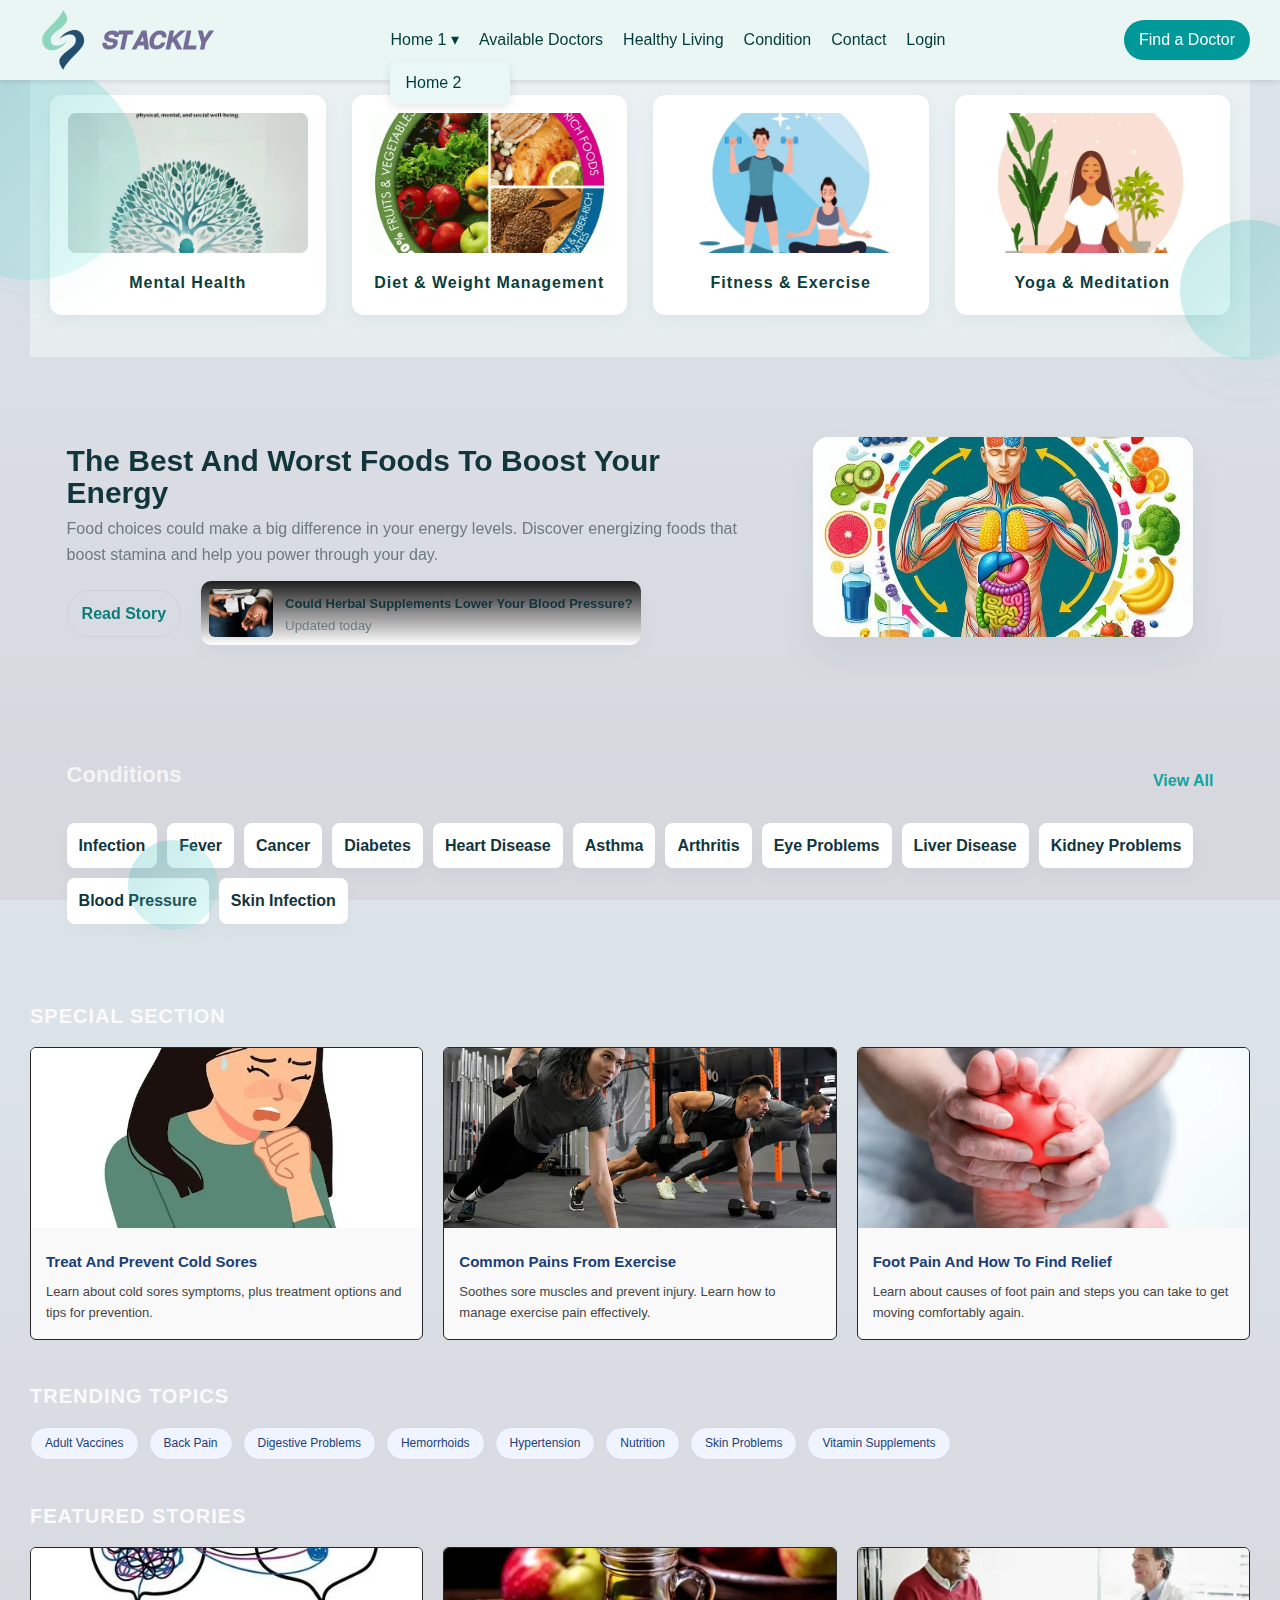
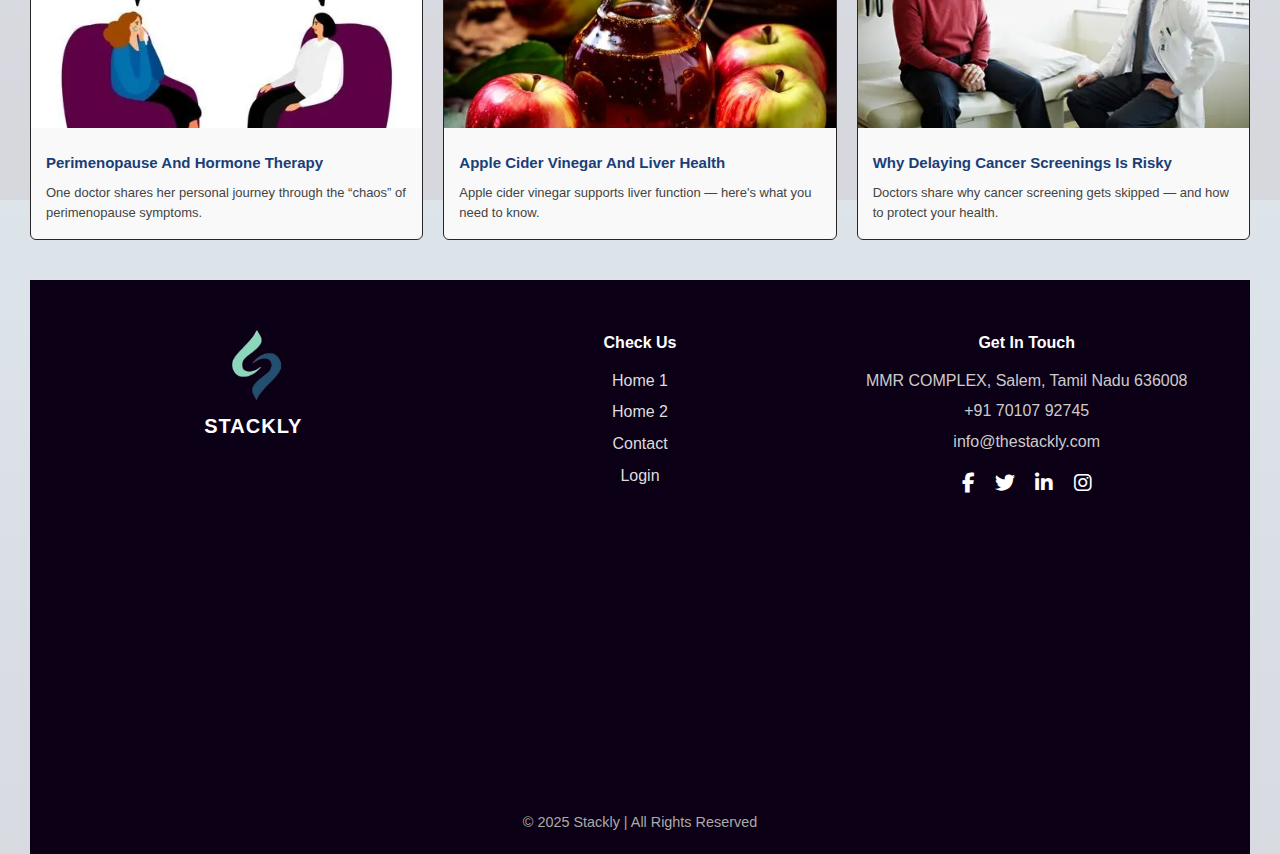
<file: index.html>
<!doctype html>
<html lang="en">
<head>
  <meta charset="utf-8" />
  <meta name="viewport" content="width=device-width,initial-scale=1" />
  <title>Stackly HealthPortal — Trusted Medical News</title>
  <link rel="stylesheet" href="style.css" />
  <link rel="stylesheet" href="https://cdnjs.cloudflare.com/ajax/libs/font-awesome/6.5.0/css/all.min.css">
</head>
<body>
  

  <!-- Floating decorative shapes -->
  <div class="float-wrap" aria-hidden="true">
    <span class="molecule m1"></span>
    <span class="molecule m2"></span>
    <span class="molecule m3"></span>
  </div>
<!-- ✅ HEADER START -->
<header class="header">
  <a href="index.html" class="logo">
    <img src="logo.webp" alt="STACKLY Logo">
    <span><strong>𝑺𝑻𝑨𝑪𝑲𝑳𝒀</strong></span>
  </a>

  <nav class="navbar" id="navbar">
    <ul>
      <li class="dropdown">
        <a href="#" class="dropdown-toggle">Home 1 ▾</a>
        <ul class="dropdown-menu">
          <li><a href="home2.html">Home 2</a></li>
        </ul>
      </li>
      <li><a href="docsavai.html">Available Doctors</a></li>
      <li><a href="healthyliving.html">Healthy Living</a></li>
      <li><a href="condition.html">Condition</a></li>
      <li><a href="contact1.html">Contact</a></li>
      <li><a href="login.html">Login</a></li>
    </ul>
  </nav>

  <a href="docsavai.html" class="find-doctor-btn">Find a Doctor</a>

  <div class="menu-icon" id="menu-icon">&#9776;</div>
</header>
<!-- ✅ HEADER END -->

<style>
/* ✅ BASIC HEADER STYLE */
.header {
  display: flex;
  justify-content: space-between;
  align-items: center;
  background-color: #eaf6f4;
  padding: 10px 30px;
  position: fixed;
  top: 0;
  left: 0;
  width: 100%;
  z-index: 1000;
}

/* ✅ LOGO */
.logo {
  display: flex;
  align-items: center;
  text-decoration: none;
}
header .logo img {
  width: 60px;
  height: 60px;
  border-radius: 8px;
  margin-right: 2px;
  vertical-align: middle;
}
header .logo span {
  font-size: 1.5rem;
  font-weight: bold;
  color: #18055391;
  position: relative;
  top: 1px;
}

/* ✅ NAVBAR */
.navbar ul {
  list-style: none;
  display: flex;
  align-items: center;
  gap: 20px;
  margin: 0;
  padding: 0;
}
.navbar a {
  text-decoration: none;
  color: #003b3b;
  font-weight: 500;
}
.navbar a:hover {
  color: #009999;
}

/* ✅ DROPDOWN MENU */
.dropdown {
  position: relative;
}
.dropdown-menu {
  display: none;
  position: absolute;
  top: 35px;
  left: 0;
  background: #e9f7f6;
  border-radius: 8px;
  box-shadow: 0 3px 10px rgba(0,0,0,0.1);
  list-style: none;
  padding: 8px 0;
  min-width: 120px;
}
.dropdown-menu li {
  width: 100%;
}
.dropdown-menu li a {
  display: block;
  padding: 8px 15px;
  color: #003b3b;
}
.dropdown-menu li a:hover {
  background-color: #c9eeea;
}

/* ✅ SHOW ON HOVER (DESKTOP) */
.dropdown:hover .dropdown-menu {
  display: block;
}

/* ✅ FIND BUTTON */
.find-doctor-btn {
  background-color: #009999;
  color: white !important;
  padding: 7px 15px;
  border-radius: 25px;
  text-decoration: none;
  white-space: nowrap;
  font-weight: 500;
}
.find-doctor-btn:hover {
  background-color: #007777;
}

/* ✅ HAMBURGER */
.menu-icon {
  font-size: 26px;
  cursor: pointer;
  display: none;
  color: #003b3b;
  margin-left: 10px;
}

/* ✅ RESPONSIVE MENU */
@media (max-width: 900px) {
  .navbar {
    display: none;
    flex-direction: column;
    background-color: #009999;
    position: absolute;
    top: 70px;
    right: 20px;
    padding: 15px;
    border-radius: 10px;
    width: 220px;
  }
  .navbar.active {
    display: flex;
  }
  .navbar ul {
    flex-direction: column;
    gap: 0;
  }
  .navbar a {
    color: white;
    padding: 10px;
    border-radius: 8px;
    display: block;
  }
  .navbar a:hover {
    background-color: #007777;
  }
  .find-doctor-btn {
    display: none;
  }
  .menu-icon {
    display: block;
  }

  /* ✅ Mobile dropdown open on click */
  .dropdown-menu {
    position: static;
    background: #008c8c;
    box-shadow: none;
    border-radius: 6px;
    padding: 5px 0;
  }
  .dropdown-menu li a {
    color: white;
    padding-left: 25px;
  }
}
</style>

<script>
document.addEventListener("DOMContentLoaded", function () {
  const menuIcon = document.getElementById("menu-icon");
  const navbar = document.getElementById("navbar");
  const dropdownToggles = document.querySelectorAll(".dropdown-toggle");

  // Toggle mobile navbar
  menuIcon.addEventListener("click", () => {
    navbar.classList.toggle("active");
  });

  // Dropdown click for mobile
  dropdownToggles.forEach(toggle => {
    toggle.addEventListener("click", (e) => {
      e.preventDefault();
      const dropdownMenu = toggle.nextElementSibling;
      dropdownMenu.style.display =
        dropdownMenu.style.display === "block" ? "none" : "block";
    });
  });
});
</script>

  <!-- HERO -->
   <section class="living-healthy">
  <div class="section-head">
    <h2>Living Healthy</h2>
    <a class="view-all" href="healthyliving.html">View All</a>
  </div>

  <div class="lh-cards">
    <article class="lh-card">
      <div class="lh-card-img"><img src="mental.webp" alt="Mental Health"></div>
      <h3 class="lh-card-title">Mental Health</h3>
    </article>

    <article class="lh-card">
      <div class="lh-card-img"><img src="diet.webp" alt="Diet & Weight"></div>
      <h3 class="lh-card-title">Diet & Weight Management</h3>
    </article>

    <article class="lh-card">
      <div class="lh-card-img"><img src="fitness.webp" alt="Fitness & Exercise"></div>
      <h3 class="lh-card-title">Fitness & Exercise</h3>
    </article>

    <article class="lh-card">
      <div class="lh-card-img"><img src="yoga.webp" alt="Yoga & Meditation"></div>
      <h3 class="lh-card-title">Yoga & Meditation</h3>
    </article>

    <!-- repeat cards... -->
  </div>
</section>

  <main>
    <section id="top-stories" class="hero">
      <div class="container hero-grid">
        <div class="hero-left">
          <h1 class="hero-title">The Best And Worst Foods To Boost Your Energy</h1>
          <p class="hero-excerpt">
            Food choices could make a big difference in your energy levels.
            Discover energizing foods that boost stamina and help you power through your day.
          </p>

          <div class="hero-links">
            <a class="btn ghost" href="docsavai.html">Read Story</a>
            <a class="card-mini" href="#news">
              <img src="personal.webp" alt="small story">
              <div class="mini-text">
                <strong>Could Herbal Supplements Lower Your Blood Pressure?</strong>
                <small>Updated today</small>
              </div>
            </a>
          </div>
        </div>

        <div class="hero-right">
          <div class="hero-image">
            <img src="small.webp" alt="person exercising">
          </div>
        </div>
      </div>
    </section>

    <!-- CONDITIONS -->
    <section id="conditions" class="section conditions">
      <div class="container">
        <div class="section-header">
          <h2>Conditions</h2>
          <a class="view-all" href="#">View All</a>
        </div>
        <div class="conditions-grid">
          <a href="condition.html" class="cond">Infection</a>
          <a href="condition.html" class="cond">Fever</a>
          <a href="condition.html" class="cond">Cancer</a>
          <a href="condition.html" class="cond">Diabetes</a>
          <a href="condition.html" class="cond">Heart Disease</a>
          <a href="condition.html" class="cond">Asthma</a>
          <a href="condition.html" class="cond">Arthritis</a>
          <a href="condition.html" class="cond">Eye Problems</a>
          <a href="condition.html" class="cond">Liver Disease</a>
          <a href="condition.html" class="cond">Kidney Problems</a>
          <a href="condition.html" class="cond">Blood Pressure</a>
          <a href="condition.html" class="cond">Skin Infection</a>
        </div>
      </div>
    </section>

    <!-- SPECIAL SECTION -->
    <section class="special-section">
      <h3>SPECIAL SECTION</h3>
      <div class="cards">
        <div class="card">
          <img src="cold.webp" alt="Cold Sores">
          <div class="text">
            <h4>Treat And Prevent Cold Sores</h4>
            <p>Learn about cold sores symptoms, plus treatment options and tips for prevention.</p>
          </div>
        </div>
        <div class="card">
          <img src="exercise.webp" alt="Exercise Pains">
          <div class="text">
            <h4>Common Pains From Exercise</h4>
            <p>Soothes sore muscles and prevent injury. Learn how to manage exercise pain effectively.</p>
          </div>
        </div>
        <div class="card">
          <img src="footpain.webp" alt="Foot Pain">
          <div class="text">
            <h4>Foot Pain And How To Find Relief</h4>
            <p>Learn about causes of foot pain and steps you can take to get moving comfortably again.</p>
          </div>
        </div>
      </div>
    </section>

    <!-- TRENDING TOPICS -->
    <section class="trending-topics">
      <h3>TRENDING TOPICS</h3>
      <div class="tags">
        <span>Adult Vaccines</span><span>Back Pain</span><span>Digestive Problems</span>
        <span>Hemorrhoids</span><span>Hypertension</span><span>Nutrition</span>
        <span>Skin Problems</span><span>Vitamin Supplements</span>
      </div>
    </section>

    <!-- FEATURED STORIES -->
    <section class="featured-stories">
      <h3>FEATURED STORIES</h3>
      <div class="cards">
        <div class="card"><img src="theropy1.webp"><div class="text"><h4>Perimenopause And Hormone Therapy</h4><p>One doctor shares her personal journey through the “chaos” of perimenopause symptoms.</p></div></div>
        <div class="card"><img src="apple.webp"><div class="text"><h4>Apple Cider Vinegar And Liver Health</h4><p>Apple cider vinegar supports liver function — here's what you need to know.</p></div></div>
        <div class="card"><img src="riskly.webp"><div class="text"><h4>Why Delaying Cancer Screenings Is Risky</h4><p>Doctors share why cancer screening gets skipped — and how to protect your health.</p></div></div>
      </div>
    </section>
  </main>
</body>


<footer class="footer">
  <div class="footer-container">
    <div class="footer-box logo-box">
      <img src="logo.webp" alt="Stackly Logo" class="footer-logo" />
      <h3>STACKLY</h3>
    </div>

    <div class="footer-box links-box">
      <h4>Check Us</h4>
      <ul>
        <li><a href="index.html">Home 1</a></li>
        <li><a href="home2.html">Home 2</a></li>
        <li><a href="contact1.html">Contact</a></li>
        <li><a href="login.html">Login</a></li>
      </ul>
    </div>

    <div class="footer-box contact-box">
      <h4>Get In Touch</h4>
      <p>MMR COMPLEX, Salem, Tamil Nadu 636008</p>
      <p>+91 70107 92745</p>
      <p>info@thestackly.com</p>

      <div class="social-icons">
        <a href="404.html"><i class="fa-brands fa-facebook-f"></i></a>
        <a href="404.html"><i class="fa-brands fa-twitter"></i></a>
        <a href="404.html"><i class="fa-brands fa-linkedin-in"></i></a>
        <a href="404.html"><i class="fa-brands fa-instagram"></i></a>
      </div>
    </div>
  </div>

  <div class="footer-map">
    <iframe
      src="https://www.google.com/maps?q=Salem,+Tamil+Nadu&output=embed"
      width="100%" height="250" style="border:0; border-radius:10px;"
      allowfullscreen="" loading="lazy">
    </iframe>
  </div>

  <p class="footer-bottom">© 2025 Stackly | All Rights Reserved</p>
</footer>

<!-- ✅ CSS -->
<style>
  .footer {
    background-color: #0c0016;
    color: white;
    padding: 50px 60px 20px;
  }

  .footer-container {
    display: flex;
    justify-content: space-between;
    align-items: flex-start;
    gap: 60px;
    flex-wrap: wrap;
    max-width: 1200px;
    margin: 0 auto;
  }

  .footer-box {
    flex: 1;
    min-width: 280px;
  }

  /* ✅ LOGO alignment fix */
  .logo-box {
    display: flex;
    flex-direction: column;
    align-items: center;
    text-align: center;
  }

  .footer-logo {
    width: 70px;
    height: 70px;
    margin-bottom: 10px;
  }

  /* ✅ Titles and spacing */
  .footer-box h3,
  .footer-box h4 {
    margin-bottom: 12px;
    color: #fff;
    text-align: center;
  }

  .links-box ul {
    list-style: none;
    padding: 0;
    margin: 0;
    text-align: center;
  }

  .links-box ul li {
    margin: 6px 0;
  }

  .links-box ul li a {
    color: #ddd;
    text-decoration: none;
    transition: 0.3s;
  }

  .links-box ul li a:hover {
    color: #00cccc;
  }

  .contact-box {
    text-align: center;
  }

  .contact-box p {
    margin: 5px 0;
    color: #ccc;
  }

  .social-icons {
    margin-top: 12px;
  }

  .social-icons a {
    color: white;
    margin: 0 8px;
    font-size: 20px;
    text-decoration: none;
    transition: 0.3s;
  }

  .social-icons a:hover {
    color: #00cccc;
    transform: scale(1.1);
  }

  .footer-map {
    margin-top: 30px;
  }

  .footer-bottom {
    text-align: center;
    margin-top: 25px;
    font-size: 0.9rem;
    color: #aaa;
  }

  /* ✅ Responsive fix for perfect mobile alignment */
  @media (max-width: 768px) {
    .footer-container {
      flex-direction: column;
      align-items: center;
      gap: 30px;
    }

    .footer-box {
      width: 100%;
      max-width: 350px;
    }

    .links-box ul,
    .contact-box,
    .logo-box {
      text-align: center;
    }

    .social-icons {
      text-align: center; 
    }
  }
</style>

<!-- Font Awesome -->
<link
  rel="stylesheet"
  href="https://cdnjs.cloudflare.com/ajax/libs/font-awesome/6.6.0/css/all.min.css"
/>
</file>
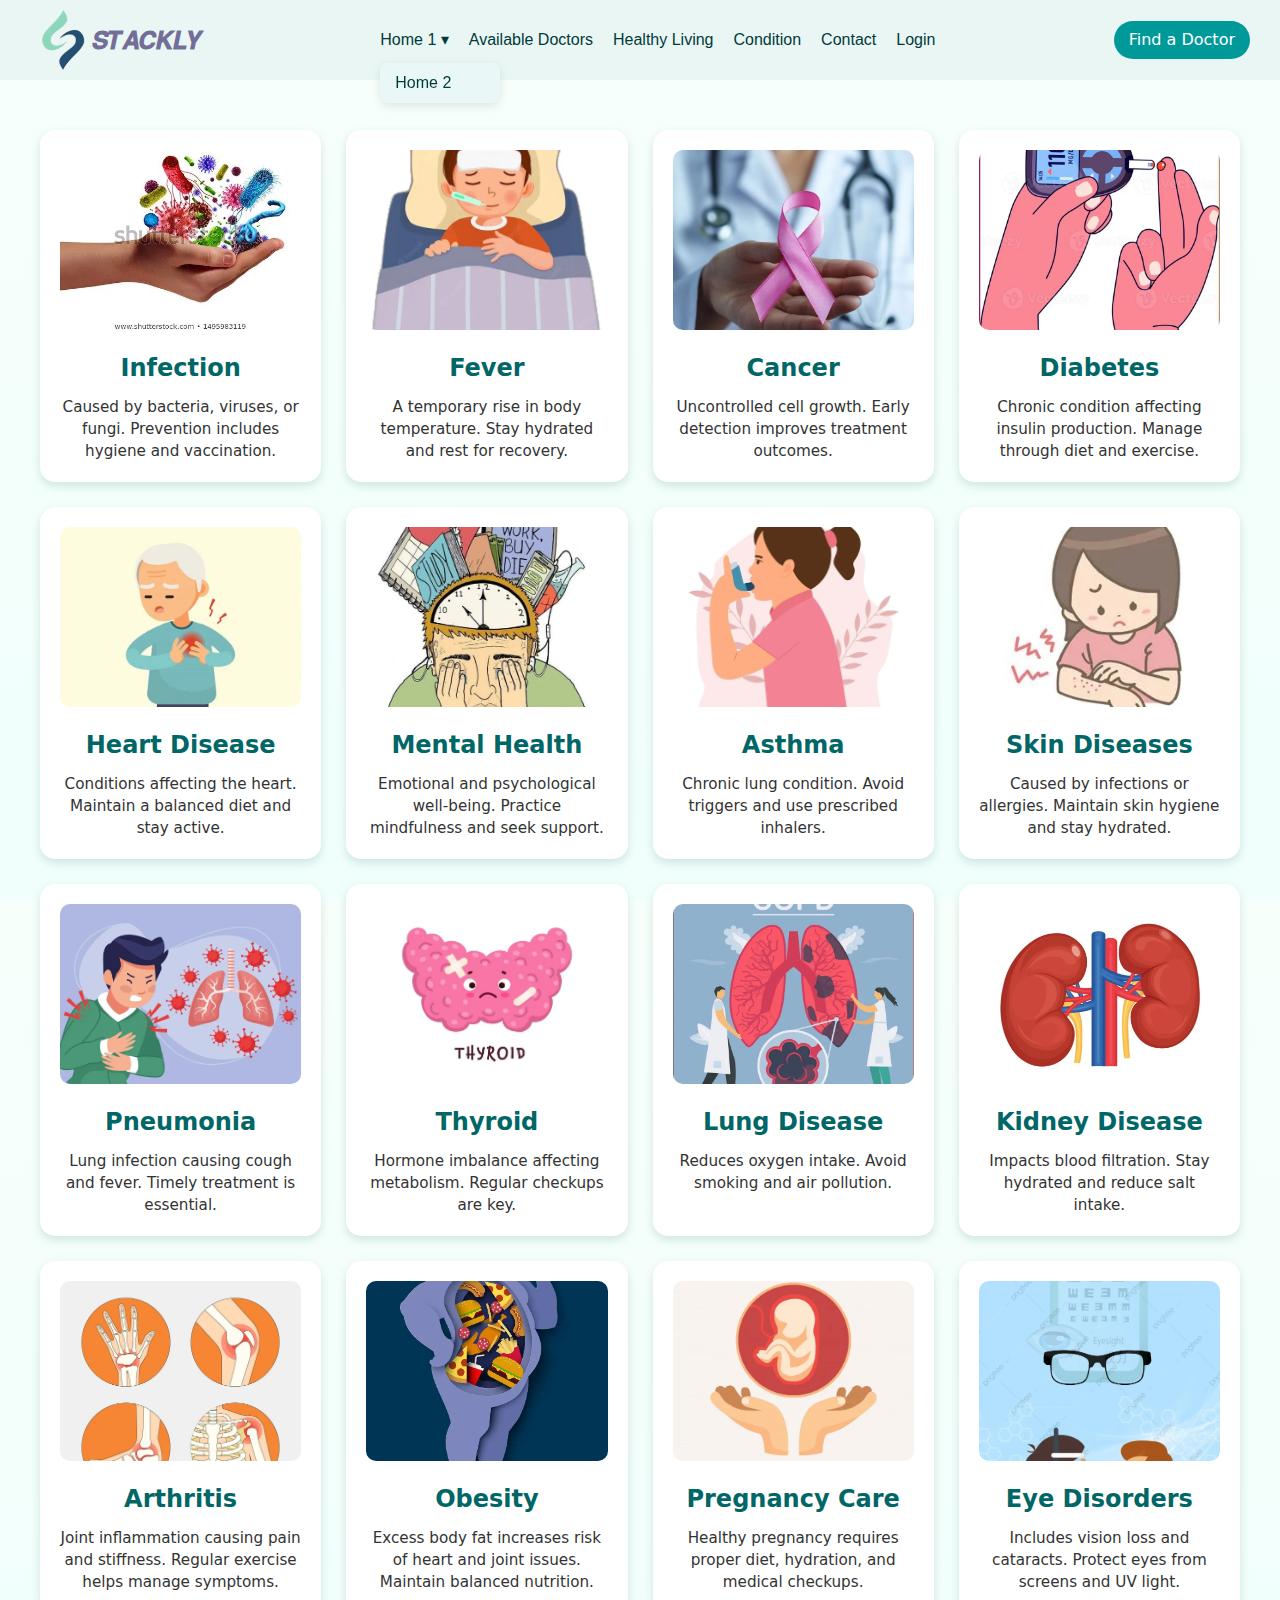
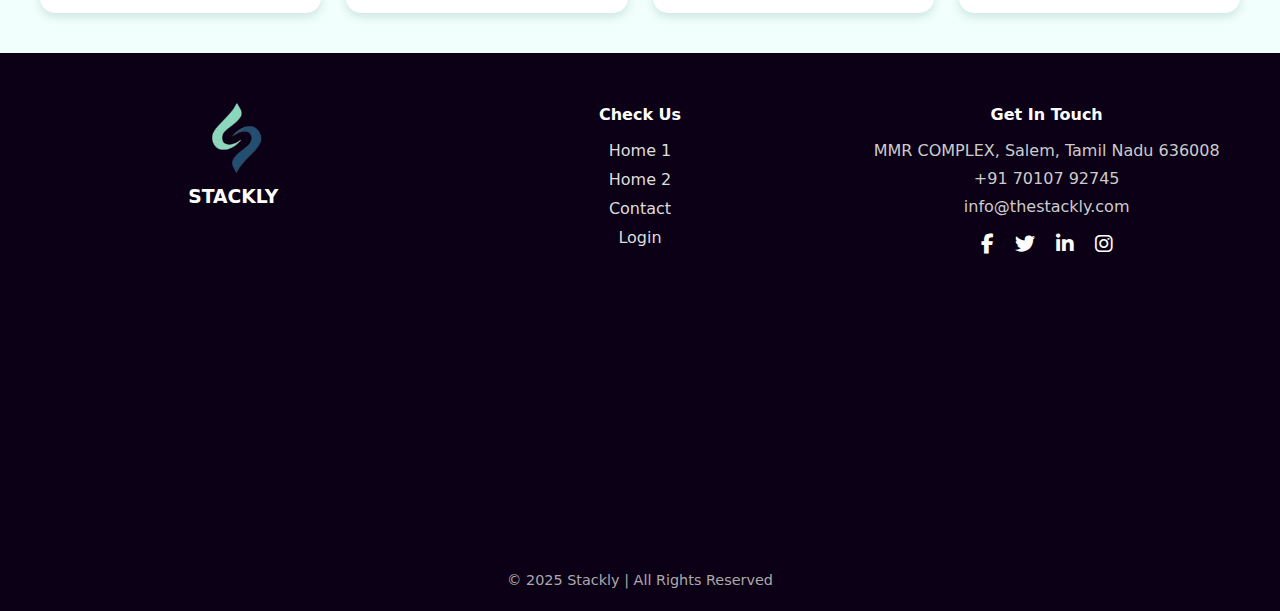
<file: condition.html>
<!doctype html>
<html lang="en">
<head>
  <meta charset="utf-8" />
  <meta name="viewport" content="width=device-width,initial-scale=1" />
  <title>Stackly HealthPortal  — Trusted Medical News</title>
  <link rel="stylesheet" href="condition.css" />
</head>
<body>

<header class="header">
  <a href="index.html" class="logo">
    <img src="logo.webp" alt="STACKLY Logo">
    <span><strong>𝑺𝑻𝑨𝑪𝑲𝑳𝒀</strong></span>
  </a>

  <nav class="navbar" id="navbar">
    <ul>
      <li class="dropdown">
        <a href="#" class="dropdown-toggle">Home 1 ▾</a>
        <ul class="dropdown-menu">
          <li><a href="home2.html">Home 2</a></li>
        </ul>
      </li>
      <li><a href="docsavai.html">Available Doctors</a></li>
      <li><a href="healthyliving.html">Healthy Living</a></li>
      <li><a href="condition.html">Condition</a></li>
      <li><a href="contact1.html">Contact</a></li>
      <li><a href="login.html">Login</a></li>
    </ul>
  </nav>

  <a href="docsavai.html" class="find-doctor-btn">Find a Doctor</a>

  <div class="menu-icon" id="menu-icon">&#9776;</div>
</header>
<!-- ✅ HEADER END -->

<style>
/* ✅ BASIC HEADER STYLE */
.header {
  display: flex;
  justify-content: space-between;
  align-items: center;
  background-color: #eaf6f4;
  padding: 10px 30px;
  position: fixed;
  top: 0;
  left: 0;
  width: 100%;
  z-index: 1000;
}

/* ✅ LOGO */
.logo {
  display: flex;
  align-items: center;
  text-decoration: none;
}
header .logo img {
  width: 60px;
  height: 60px;
  border-radius: 8px;
  margin-right: 2px;
  vertical-align: middle;
}
header .logo span {
  font-size: 1.5rem;
  font-weight: bold;
  color: #18055391;
  position: relative;
  top: 1px;
}

/* ✅ NAVBAR */
.navbar ul {
  list-style: none;
  display: flex;
  align-items: center;
  gap: 20px;
  margin: 0;
  padding: 0;
}
.navbar a {
  text-decoration: none;
  color: #003b3b;
  font-weight: 500;
}
.navbar a:hover {
  color: #009999;
}

/* ✅ DROPDOWN MENU */
.dropdown {
  position: relative;
}
.dropdown-menu {
  display: none;
  position: absolute;
  top: 35px;
  left: 0;
  background: #e9f7f6;
  border-radius: 8px;
  box-shadow: 0 3px 10px rgba(0,0,0,0.1);
  list-style: none;
  padding: 8px 0;
  min-width: 120px;
}
.dropdown-menu li {
  width: 100%;
}
.dropdown-menu li a {
  display: block;
  padding: 8px 15px;
  color: #003b3b;
}
.dropdown-menu li a:hover {
  background-color: #c9eeea;
}

/* ✅ SHOW ON HOVER (DESKTOP) */
.dropdown:hover .dropdown-menu {
  display: block;
}

/* ✅ FIND BUTTON */
.find-doctor-btn {
  background-color: #009999;
  color: white !important;
  padding: 7px 15px;
  border-radius: 25px;
  text-decoration: none;
  white-space: nowrap;
  font-weight: 500;
}
.find-doctor-btn:hover {
  background-color: #007777;
}

/* ✅ HAMBURGER */
.menu-icon {
  font-size: 26px;
  cursor: pointer;
  display: none;
  color: #003b3b;
  margin-left: 10px;
}

/* ✅ RESPONSIVE MENU */
@media (max-width: 900px) {
  .navbar {
    display: none;
    flex-direction: column;
    background-color: #009999;
    position: absolute;
    top: 70px;
    right: 20px;
    padding: 15px;
    border-radius: 10px;
    width: 220px;
  }
  .navbar.active {
    display: flex;
  }
  .navbar ul {
    flex-direction: column;
    gap: 0;
  }
  .navbar a {
    color: white;
    padding: 10px;
    border-radius: 8px;
    display: block;
  }
  .navbar a:hover {
    background-color: #007777;
  }
  .find-doctor-btn {
    display: none;
  }
  .menu-icon {
    display: block;
  }

  /* ✅ Mobile dropdown open on click */
  .dropdown-menu {
    position: static;
    background: #008c8c;
    box-shadow: none;
    border-radius: 6px;
    padding: 5px 0;
  }
  .dropdown-menu li a {
    color: white;
    padding-left: 25px;
  }
}
</style>

<script>
document.addEventListener("DOMContentLoaded", function () {
  const menuIcon = document.getElementById("menu-icon");
  const navbar = document.getElementById("navbar");
  const dropdownToggles = document.querySelectorAll(".dropdown-toggle");

  // Toggle mobile navbar
  menuIcon.addEventListener("click", () => {
    navbar.classList.toggle("active");
  });

  // Dropdown click for mobile
  dropdownToggles.forEach(toggle => {
    toggle.addEventListener("click", (e) => {
      e.preventDefault();
      const dropdownMenu = toggle.nextElementSibling;
      dropdownMenu.style.display =
        dropdownMenu.style.display === "block" ? "none" : "block";
    });
  });
});
</script>


  <section class="conditions">
    <!-- 1 to 12 (previous ones) -->
    <div class="condition">
      <img src="infection.webp" alt="Infection">
      <h2>Infection</h2>
      <p>Caused by bacteria, viruses, or fungi. Prevention includes hygiene and vaccination.</p>
    </div>

    <div class="condition">
      <img src="fever.webp" alt="Fever">
      <h2>Fever</h2>
      <p>A temporary rise in body temperature. Stay hydrated and rest for recovery.</p>
    </div>

    <div class="condition">
      <img src="cancer (1).webp" alt="Cancer">
      <h2>Cancer</h2>
      <p>Uncontrolled cell growth. Early detection improves treatment outcomes.</p>
    </div>

    <div class="condition">
      <img src="diabities.webp" alt="Diabetes">
      <h2>Diabetes</h2>
      <p>Chronic condition affecting insulin production. Manage through diet and exercise.</p>
    </div>

    <div class="condition">
      <img src="heart.webp" alt="Heart Disease">
      <h2>Heart Disease</h2>
      <p>Conditions affecting the heart. Maintain a balanced diet and stay active.</p>
    </div>

    <div class="condition">
      <img src="mentalhealth.webp" alt="Mental Health">
      <h2>Mental Health</h2>
      <p>Emotional and psychological well-being. Practice mindfulness and seek support.</p>
    </div>

    <div class="condition">
      <img src="asthma.webp" alt="Asthma">
      <h2>Asthma</h2>
      <p>Chronic lung condition. Avoid triggers and use prescribed inhalers.</p>
    </div>

    <div class="condition">
      <img src="skin.webp" alt="Skin Diseases">
      <h2>Skin Diseases</h2>
      <p>Caused by infections or allergies. Maintain skin hygiene and stay hydrated.</p>
    </div>

    <div class="condition">
      <img src="Pneumonia.webp" alt="Pneumonia">
      <h2>Pneumonia</h2>
      <p>Lung infection causing cough and fever. Timely treatment is essential.</p>
    </div>

    <div class="condition">
      <img src="Thyroid.webp" alt="Thyroid">
      <h2>Thyroid</h2>
      <p>Hormone imbalance affecting metabolism. Regular checkups are key.</p>
    </div>

    <div class="condition">
      <img src="Lung.webp" alt="Lung Disease">
      <h2>Lung Disease</h2>
      <p>Reduces oxygen intake. Avoid smoking and air pollution.</p>
    </div>

    <div class="condition">
      <img src="Kidney.webp" alt="Kidney Disease">
      <h2>Kidney Disease</h2>
      <p>Impacts blood filtration. Stay hydrated and reduce salt intake.</p>
    </div>

    <!-- 6 More Added -->
    <div class="condition">
      <img src="Arthritis.webp" alt="Arthritis">
      <h2>Arthritis</h2>
      <p>Joint inflammation causing pain and stiffness. Regular exercise helps manage symptoms.</p>
    </div>

    <div class="condition">
      <img src="Obesity.webp" alt="Obesity">
      <h2>Obesity</h2>
      <p>Excess body fat increases risk of heart and joint issues. Maintain balanced nutrition.</p>
    </div>

    <div class="condition">
      <img src="Pregnancy.webp" alt="Pregnancy Care">
      <h2>Pregnancy Care</h2>
      <p>Healthy pregnancy requires proper diet, hydration, and medical checkups.</p>
    </div>

    <div class="condition">
      <img src="eye.webp" alt="Eye Disorders">
      <h2>Eye Disorders</h2>
      <p>Includes vision loss and cataracts. Protect eyes from screens and UV light.</p>
    </div>
  </section>
</body>
<footer class="footer">
  <div class="footer-container">
    <div class="footer-box logo-box">
      <img src="logo.webp" alt="Stackly Logo" class="footer-logo" />
      <h3>STACKLY</h3>
    </div>

    <div class="footer-box links-box">
      <h4>Check Us</h4>
      <ul>
        <li><a href="index.html">Home 1</a></li>
        <li><a href="home2.html">Home 2</a></li>
        <li><a href="contact1.html">Contact</a></li>
        <li><a href="login.html">Login</a></li>
      </ul>
    </div>

    <div class="footer-box contact-box">
      <h4>Get In Touch</h4>
      <p>MMR COMPLEX, Salem, Tamil Nadu 636008</p>
      <p>+91 70107 92745</p>
      <p>info@thestackly.com</p>

      <div class="social-icons">
        <a href="404.html"><i class="fa-brands fa-facebook-f"></i></a>
        <a href="404.html"><i class="fa-brands fa-twitter"></i></a>
        <a href="404.html"><i class="fa-brands fa-linkedin-in"></i></a>
        <a href="404.html"><i class="fa-brands fa-instagram"></i></a>
      </div>
    </div>
  </div>

  <div class="footer-map">
    <iframe
      src="https://www.google.com/maps?q=Salem,+Tamil+Nadu&output=embed"
      width="100%" height="250" style="border:0; border-radius:10px;"
      allowfullscreen="" loading="lazy">
    </iframe>
  </div>

  <p class="footer-bottom">© 2025 Stackly | All Rights Reserved</p>
</footer>

<!-- ✅ CSS -->
<style>
  .footer {
    background-color: #0c0016;
    color: white;
    padding: 50px 60px 20px;
  }

  .footer-container {
    display: flex;
    justify-content: space-between;
    align-items: flex-start;
    gap: 60px;
    flex-wrap: wrap;
    max-width: 1200px;
    margin: 0 auto;
  }

  .footer-box {
    flex: 1;
    min-width: 280px;
  }

  /* ✅ LOGO alignment fix */
  .logo-box {
    display: flex;
    flex-direction: column;
    align-items: center;
    text-align: center;
  }

  .footer-logo {
    width: 70px;
    height: 70px;
    margin-bottom: 10px;
  }

  /* ✅ Titles and spacing */
  .footer-box h3,
  .footer-box h4 {
    margin-bottom: 12px;
    color: #fff;
    text-align: center;
  }

  .links-box ul {
    list-style: none;
    padding: 0;
    margin: 0;
    text-align: center;
  }

  .links-box ul li {
    margin: 6px 0;
  }

  .links-box ul li a {
    color: #ddd;
    text-decoration: none;
    transition: 0.3s;
  }

  .links-box ul li a:hover {
    color: #00cccc;
  }

  .contact-box {
    text-align: center;
  }

  .contact-box p {
    margin: 5px 0;
    color: #ccc;
  }

  .social-icons {
    margin-top: 12px;
  }

  .social-icons a {
    color: white;
    margin: 0 8px;
    font-size: 20px;
    text-decoration: none;
    transition: 0.3s;
  }

  .social-icons a:hover {
    color: #00cccc;
    transform: scale(1.1);
  }

  .footer-map {
    margin-top: 30px;
  }

  .footer-bottom {
    text-align: center;
    margin-top: 25px;
    font-size: 0.9rem;
    color: #aaa;
  }

  /* ✅ Responsive fix for perfect mobile alignment */
  @media (max-width: 768px) {
    .footer-container {
      flex-direction: column;
      align-items: center;
      gap: 30px;
    }

    .footer-box {
      width: 100%;
      max-width: 350px;
    }

    .links-box ul,
    .contact-box,
    .logo-box {
      text-align: center;
    }

    .social-icons {
      text-align: center;
    }
  }
</style>

<!-- Font Awesome -->
<link
  rel="stylesheet"
  href="https://cdnjs.cloudflare.com/ajax/libs/font-awesome/6.6.0/css/all.min.css"
/>
</file>
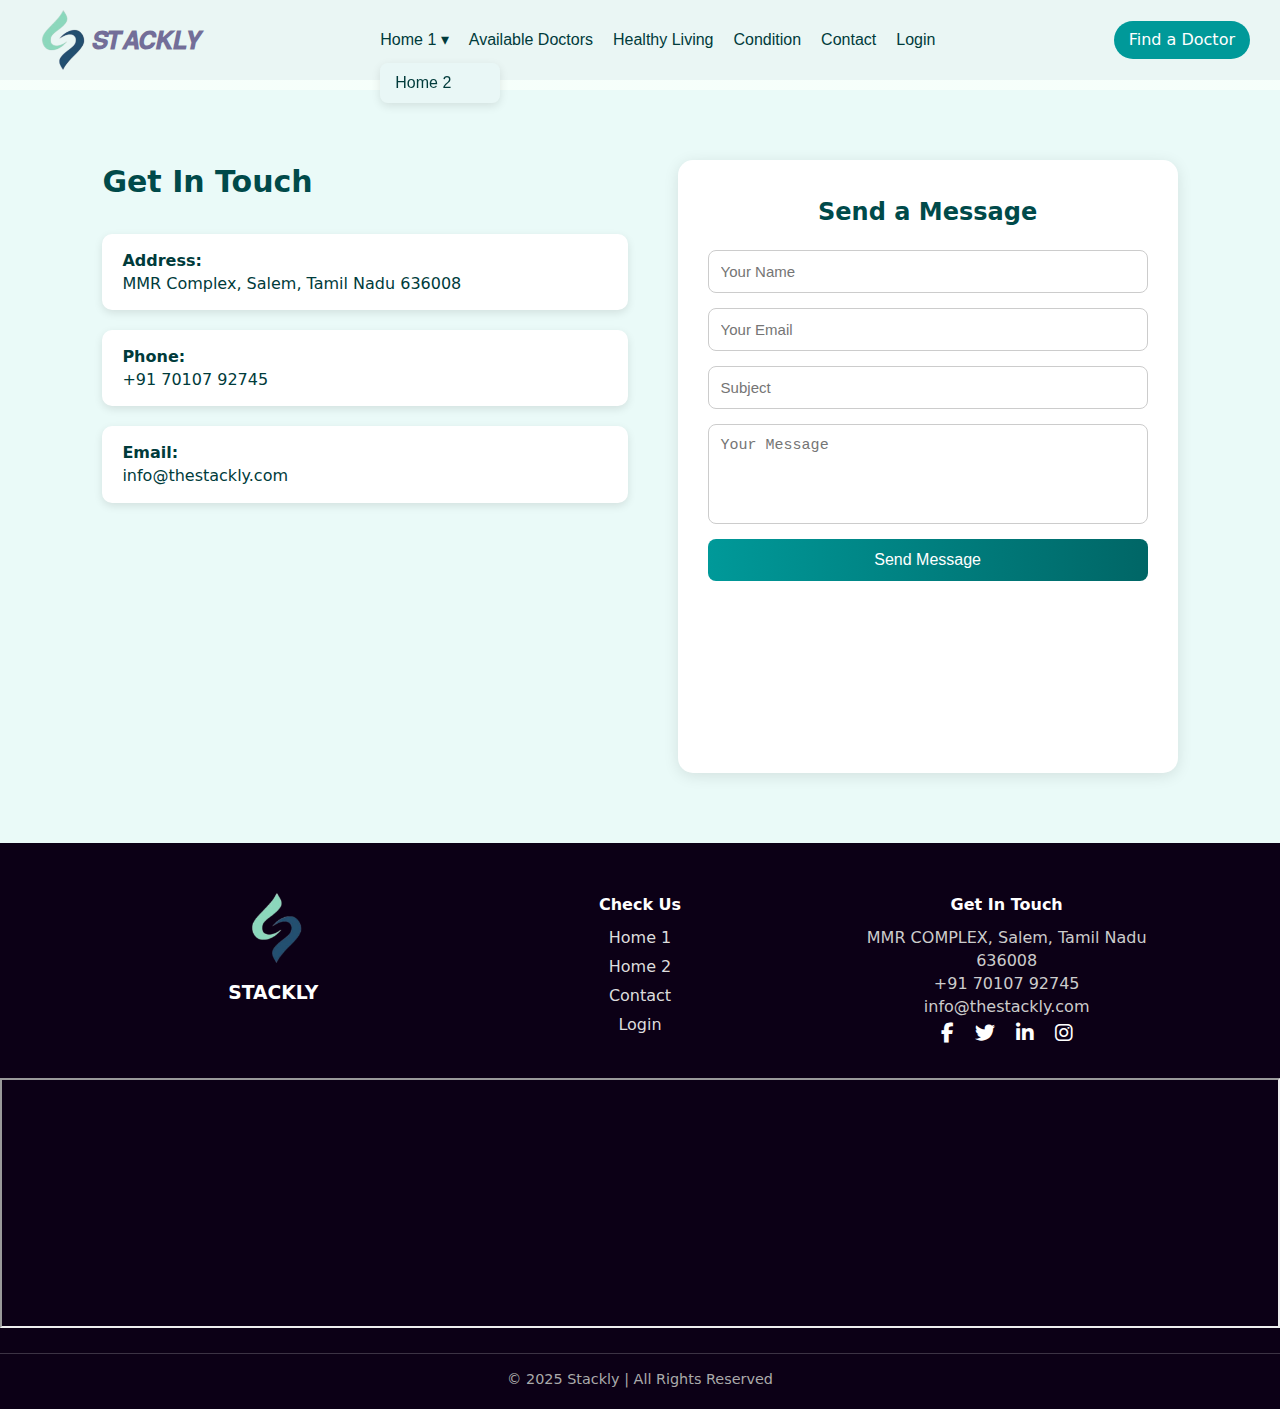
<file: contact.html>
<!DOCTYPE html>
<html lang="en">
<head>
  <meta charset="UTF-8" />
  <meta name="viewport" content="width=device-width, initial-scale=1.0" />
  <title>Contact Us | Stackly</title>
  <link rel="stylesheet" href="https://cdnjs.cloudflare.com/ajax/libs/font-awesome/6.6.0/css/all.min.css" />

  <style>
    /* ========== RESET & GLOBAL ========== */
    html, body {
      width: 100%;
      height: auto;
      margin: 0;
      padding: 0;
      box-sizing: border-box;
    }

    @media (max-width: 900px) {
      body {
        padding-top: 80px !important;
      }
    }

    @media (max-width: 900px) {
      .contact-section {
        padding: 30px 16px !important;
        display: flex !important;
        flex-direction: column !important;
        align-items: center !important;
        justify-content: flex-start !important;
        gap: 22px !important;
        width: 100% !important;
        box-sizing: border-box !important;
      }
      .contact-info,
      .contact-form {
        width: 100% !important;
        max-width: 620px !important;
        margin: 0 auto !important;
        text-align: center !important;
        box-sizing: border-box !important;
      }
      .contact-form {
        margin-left: 0 !important;
      }
      .contact-info iframe,
      .footer-map {
    margin-top: 30px;
    display: flex;
    justify-content: center;
  }

  .footer-map iframe {
    max-width: 500px;
    width: 100%;
    border-radius: 10px;
  }
      .contact-form input,
      .contact-form textarea,
      .contact-form button {
        width: 100% !important;
        max-width: 100% !important;
      }
      .footer {
        padding: 30px 16px !important;
      }
    }

    .container, .contact-container {
      width: 100% !important;
      max-width: 100% !important;
    }

    * {
      margin: 0;
      padding: 0;
      box-sizing: border-box;
    }
    body {
      font-family: "Poppins", sans-serif;
      color: #003b3b;
      background-color: #f9fdfd;
      padding-top: 80px;
    }

    /* ========== HEADER ========== */
    .header {
      display: flex;
      justify-content: space-between;
      align-items: center;
      background-color: #eaf6f4;
      padding: 10px 30px;
      position: fixed;
      top: 0;
      left: 0;
      width: 100%;
      z-index: 1000;
    }
    .logo {
      display: flex;
      align-items: center;
      text-decoration: none;
    }
    .logo img {
      width: 60px;
      height: 60px;
      border-radius: 8px;
      margin-right: 5px;
    }
    .logo span {
      font-size: 1.5rem;
      font-weight: bold;
      color: #18055391;
    }
    .navbar ul {
      list-style: none;
      display: flex;
      align-items: center;
      gap: 20px;
      margin: 0;
    }
    .navbar a {
      text-decoration: none;
      color: #003b3b;
      font-weight: 500;
    }
    .navbar a:hover {
      color: #009999;
    }

    .dropdown {
      position: relative;
    }
    .dropdown-menu {
      display: none;
      position: absolute;
      top: 35px;
      left: 0;
      background: #e9f7f6;
      border-radius: 8px;
      box-shadow: 0 3px 10px rgba(0, 0, 0, 0.1);
      list-style: none;
      padding: 8px 0;
      min-width: 120px;
    }
    .dropdown-menu li a {
      display: block;
      padding: 8px 15px;
      color: #003b3b;
    }
    .dropdown-menu li a:hover {
      background-color: #c9eeea;
    }

    .menu-icon {
      font-size: 26px;
      cursor: pointer;
      display: none;
      color: #003b3b;
    }

    .find-doctor-btn {
      background-color: #009999;
      color: white !important;
      padding: 7px 15px;
      border-radius: 25px;
      text-decoration: none;
      font-weight: 500;
    }

    @media (min-width: 901px) {
      .dropdown:hover .dropdown-menu {
        display: block;
      }
    }

    @media (max-width: 900px) {
      .navbar {
        display: none;
        flex-direction: column;
        background-color: #009999;
        position: absolute;
        top: 70px;
        right: 20px;
        padding: 15px;
        border-radius: 10px;
        width: 220px;
      }
      .navbar.active {
        display: flex;
      }
      .navbar a {
        color: white;
        padding: 10px;
      }
      .menu-icon {
        display: block;
      }
      .find-doctor-btn {
        display: none;
      }
      .dropdown-menu {
        position: static;
        background: none;
        box-shadow: none;
        padding-left: 15px;
      }
      .dropdown-menu.show {
        display: block;
      }
    }

    /* ========== CONTACT SECTION ========== */
    .contact-section {
      display: flex;
      justify-content: center;
      align-items: stretch;
      gap: 50px;
      padding: 70px 8%;
      flex-wrap: wrap;
      background-color: #eafaf8;
    }

    .contact-info {
      flex: 1;
      min-width: 320px;
      display: flex;
      flex-direction: column;
      justify-content: center;
      gap: 20px;
    }

    .contact-info h2 {
      font-size: 30px;
      color: #004a4a;
      margin-bottom: 10px;
    }

    .info-item {
      background: white;
      padding: 15px 20px;
      border-radius: 10px;
      box-shadow: 0 3px 8px rgba(0, 0, 0, 0.1);
      color: #003b3b;
    }

    .contact-info iframe {
      width: 100%;
      height: 250px;
      border: none;
      border-radius: 10px;
    }

    .contact-form {
      flex: 1;
      min-width: 320px;
      max-width: 500px;
      background: white;
      padding: 35px 30px;
      border-radius: 15px;
      box-shadow: 0 3px 15px rgba(0, 0, 0, 0.1);
      margin-left: auto;
    }

    .contact-form h3 {
      text-align: center;
      font-size: 24px;
      color: #004a4a;
      margin-bottom: 20px;
    }

    form {
      display: flex;
      flex-direction: column;
      gap: 15px;
    }

    form input,
    form textarea {
      padding: 12px;
      border-radius: 8px;
      border: 1px solid #ccc;
      font-size: 15px;
      outline: none;
    }

    form textarea {
      resize: none;
      height: 100px;
    }

    button {
      background: linear-gradient(to right, #009999, #006666);
      border: none;
      color: white;
      padding: 12px;
      border-radius: 8px;
      font-size: 16px;
      cursor: pointer;
      transition: 0.3s;
    }

    button:hover {
      background: linear-gradient(to right, #00b3b3, #007777);
      transform: scale(1.05);
    }

    @media (max-width: 900px) {
      .contact-section {
        flex-direction: column;
        text-align: center;
        gap: 40px;
      }
      .contact-form {
        margin-left: 0;
        width: 100%;
      }
      .contact-info iframe {
        height: 220px;
      }
    }

    /* ========== FOOTER ========== */
    .footer {
      background-color: #0c0016;
      color: white;
      padding: 50px 0 20px;
      text-align: center;
      width: 100vw; /* Full width fix */
      margin-left: calc(-50vw + 50%);
      position: relative;
      left: 0;
      right: 0;
    }

    .footer-container {
      display: flex;
      justify-content: center;
      flex-wrap: wrap;
      gap: 50px;
      max-width: 1100px;
      margin: 0 auto;
      padding: 0 20px;
    }

    .footer-box {
      flex: 1;
      min-width: 250px;
    }

    .logo-box img {
      width: 70px;
      height: 70px;
      margin-bottom: 10px;
    }

    .footer-box h3,
    .footer-box h4 {
      margin-bottom: 10px;
      color: #fff;
    }

    .links-box ul {
      list-style: none;
      padding: 0;
    }

    .links-box ul li {
      margin: 6px 0;
    }

    .links-box ul li a {
      color: #ddd;
      text-decoration: none;
      transition: 0.3s;
    }

    .links-box ul li a:hover {
      color: #00cccc;
    }

    .contact-box p {
      color: #ccc;
    }

    .social-icons a {
      color: white;
      margin: 0 8px;
      font-size: 20px;
      transition: 0.3s;
    }

    .social-icons a:hover {
      color: #00cccc;
      transform: scale(1.1);
    }

    .footer-map {
      margin-top: 30px;
      display: flex;
      justify-content: center;
      width: 100%;
    }

    .footer-map iframe {
      width: 100%;
      height: 250px;
      border-radius: 0;
      display: block;
    }

    .footer-bottom {
      margin-top: 25px;
      font-size: 0.9rem;
      color: #aaa;
      border-top: 1px solid rgba(255, 255, 255, 0.2);
      padding-top: 15px;
    }

    @media (max-width: 768px) {
      .footer-container {
        flex-direction: column;
        align-items: center;
        text-align: center;
        gap: 35px;
      }
      .footer-map iframe {
        max-width: 100%;
      }
    }
  </style>
</head>

<!doctype html>
<html lang="en">
<head>
  <meta charset="utf-8" />
  <meta name="viewport" content="width=device-width,initial-scale=1" />
  <title>Stackly HealthPortal  — Trusted Medical News</title>
  <link rel="stylesheet" href="condition.css" />
</head>
<body>

<header class="header">
  <a href="index.html" class="logo">
    <img src="logo.webp" alt="STACKLY Logo">
    <span><strong>𝑺𝑻𝑨𝑪𝑲𝑳𝒀</strong></span>
  </a>

  <nav class="navbar" id="navbar">
    <ul>
      <li class="dropdown">
        <a href="#" class="dropdown-toggle">Home 1 ▾</a>
        <ul class="dropdown-menu">
          <li><a href="home2.html">Home 2</a></li>
        </ul>
      </li>
      <li><a href="docsavai.html">Available Doctors</a></li>
      <li><a href="healthyliving.html">Healthy Living</a></li>
      <li><a href="condition.html">Condition</a></li>
      <li><a href="contact1.html">Contact</a></li>
      <li><a href="login.html">Login</a></li>
    </ul>
  </nav>

  <a href="docsavai.html" class="find-doctor-btn">Find a Doctor</a>

  <div class="menu-icon" id="menu-icon">&#9776;</div>
</header>
<!-- ✅ HEADER END -->

<style>
/* ✅ BASIC HEADER STYLE */
.header {
  display: flex;
  justify-content: space-between;
  align-items: center;
  background-color: #eaf6f4;
  padding: 10px 30px;
  position: fixed;
  top: 0;
  left: 0;
  width: 100%;
  z-index: 1000;
}

/* ✅ LOGO */
.logo {
  display: flex;
  align-items: center;
  text-decoration: none;
}
header .logo img {
  width: 60px;
  height: 60px;
  border-radius: 8px;
  margin-right: 2px;
  vertical-align: middle;
}
header .logo span {
  font-size: 1.5rem;
  font-weight: bold;
  color: #18055391;
  position: relative;
  top: 1px;
}

/* ✅ NAVBAR */
.navbar ul {
  list-style: none;
  display: flex;
  align-items: center;
  gap: 20px;
  margin: 0;
  padding: 0;
}
.navbar a {
  text-decoration: none;
  color: #003b3b;
  font-weight: 500;
}
.navbar a:hover {
  color: #009999;
}

/* ✅ DROPDOWN MENU */
.dropdown {
  position: relative;
}
.dropdown-menu {
  display: none;
  position: absolute;
  top: 35px;
  left: 0;
  background: #e9f7f6;
  border-radius: 8px;
  box-shadow: 0 3px 10px rgba(0,0,0,0.1);
  list-style: none;
  padding: 8px 0;
  min-width: 120px;
}
.dropdown-menu li {
  width: 100%;
}
.dropdown-menu li a {
  display: block;
  padding: 8px 15px;
  color: #003b3b;
}
.dropdown-menu li a:hover {
  background-color: #c9eeea;
}

/* ✅ SHOW ON HOVER (DESKTOP) */
.dropdown:hover .dropdown-menu {
  display: block;
}

/* ✅ FIND BUTTON */
.find-doctor-btn {
  background-color: #009999;
  color: white !important;
  padding: 7px 15px;
  border-radius: 25px;
  text-decoration: none;
  white-space: nowrap;
  font-weight: 500;
}
.find-doctor-btn:hover {
  background-color: #007777;
}

/* ✅ HAMBURGER */
.menu-icon {
  font-size: 26px;
  cursor: pointer;
  display: none;
  color: #003b3b;
  margin-left: 10px;
}

/* ✅ RESPONSIVE MENU */
@media (max-width: 900px) {
  .navbar {
    display: none;
    flex-direction: column;
    background-color: #009999;
    position: absolute;
    top: 70px;
    right: 20px;
    padding: 15px;
    border-radius: 10px;
    width: 220px;
  }
  .navbar.active {
    display: flex;
  }
  .navbar ul {
    flex-direction: column;
    gap: 0;
  }
  .navbar a {
    color: white;
    padding: 10px;
    border-radius: 8px;
    display: block;
  }
  .navbar a:hover {
    background-color: #007777;
  }
  .find-doctor-btn {
    display: none;
  }
  .menu-icon {
    display: block;
  }

  /* ✅ Mobile dropdown open on click */
  .dropdown-menu {
    position: static;
    background: #008c8c;
    box-shadow: none;
    border-radius: 6px;
    padding: 5px 0;
  }
  .dropdown-menu li a {
    color: white;
    padding-left: 25px;
  }
}
</style>
<script>
document.addEventListener("DOMContentLoaded", function () {
  const menuIcon = document.getElementById("menu-icon");
  const navbar = document.getElementById("navbar");
  const dropdownToggles = document.querySelectorAll(".dropdown-toggle");

  // Toggle mobile navbar
  menuIcon.addEventListener("click", () => {
    navbar.classList.toggle("active");
  });

  // Fix: make "Home 1" clickable while still toggling submenu
  dropdownToggles.forEach(toggle => {
    toggle.addEventListener("click", (e) => {
      const dropdownMenu = toggle.nextElementSibling;

      if (window.innerWidth <= 900) {
        // Separate the arrow part from the text
        const arrowClicked = e.offsetX > toggle.offsetWidth - 20;

        if (arrowClicked) {
          // prevent navigation and toggle submenu only if arrow area is clicked
          e.preventDefault();
          dropdownMenu.style.display =
            dropdownMenu.style.display === "block" ? "none" : "block";
        } 
        // else → let normal link navigation happen (index.html will open)
      }
    });
  });
});
</script>



<!-- CONTACT SECTION -->
<section class="contact-section">
  <div class="contact-info">
    <h2>Get In Touch</h2>
    <div class="info-item"><strong>Address:</strong><br> MMR Complex, Salem, Tamil Nadu 636008</div>
    <div class="info-item"><strong>Phone:</strong><br> +91 70107 92745</div>
    <div class="info-item"><strong>Email:</strong><br> info@thestackly.com</div>
    <iframe src="https://www.google.com/maps?q=Salem,+Tamil+Nadu&output=embed" loading="lazy"></iframe>
  </div>

  <div class="contact-form">
    <h3>Send a Message</h3>
    <form action="404.html" method="get">
      <input type="text" placeholder="Your Name" required>
      <input type="email" placeholder="Your Email" required>
      <input type="text" placeholder="Subject" required>
      <textarea placeholder="Your Message" required></textarea>
      <button type="submit">Send Message</button>
    </form>
  </div>
</section>

<!-- FOOTER -->
<footer class="footer">
  <div class="footer-container">
    <div class="footer-box logo-box">
      <img src="logo.webp" alt="Stackly Logo" class="footer-logo" />
      <h3>STACKLY</h3>
    </div>
    <div class="footer-box links-box">
      <h4>Check Us</h4>
      <ul>
        <li><a href="index.html">Home 1</a></li>
        <li><a href="home2.html">Home 2</a></li>
        <li><a href="contact1.html">Contact</a></li>
        <li><a href="login.html">Login</a></li>
      </ul>
    </div>
    <div class="footer-box contact-box">
      <h4>Get In Touch</h4>
      <p>MMR COMPLEX, Salem, Tamil Nadu 636008</p>
      <p>+91 70107 92745</p>
      <p>info@thestackly.com</p>
      <div class="social-icons">
        <a href="404.html"><i class="fa-brands fa-facebook-f"></i></a>
        <a href="404.html"><i class="fa-brands fa-twitter"></i></a>
        <a href="404.html"><i class="fa-brands fa-linkedin-in"></i></a>
        <a href="404.html"><i class="fa-brands fa-instagram"></i></a>
      </div>
    </div>
  </div>

  <div class="footer-map">
    <iframe src="https://www.google.com/maps?q=Salem,+Tamil+Nadu&output=embed"
      width="100%" height="250" allowfullscreen="" loading="lazy">
    </iframe>
  </div>

  <p class="footer-bottom">© 2025 Stackly | All Rights Reserved</p>
</footer>
</body>
</html>
</file>
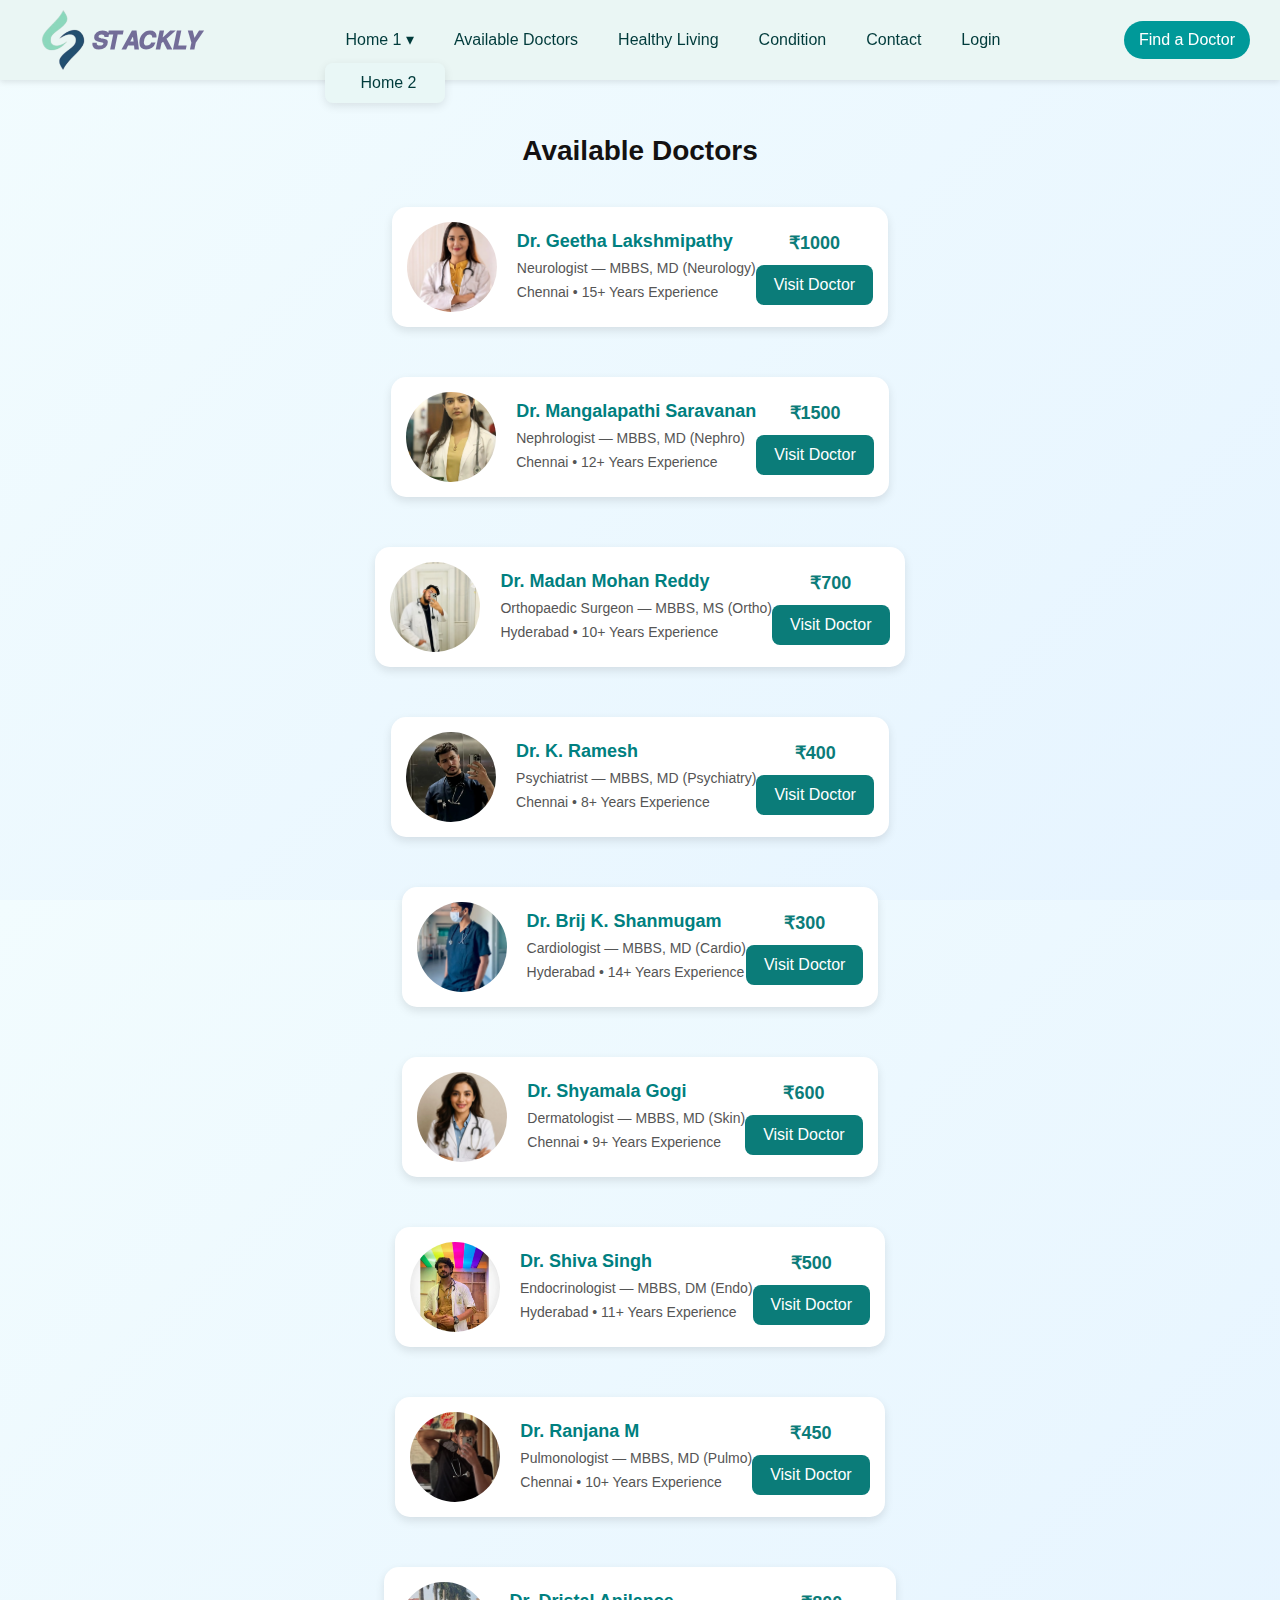
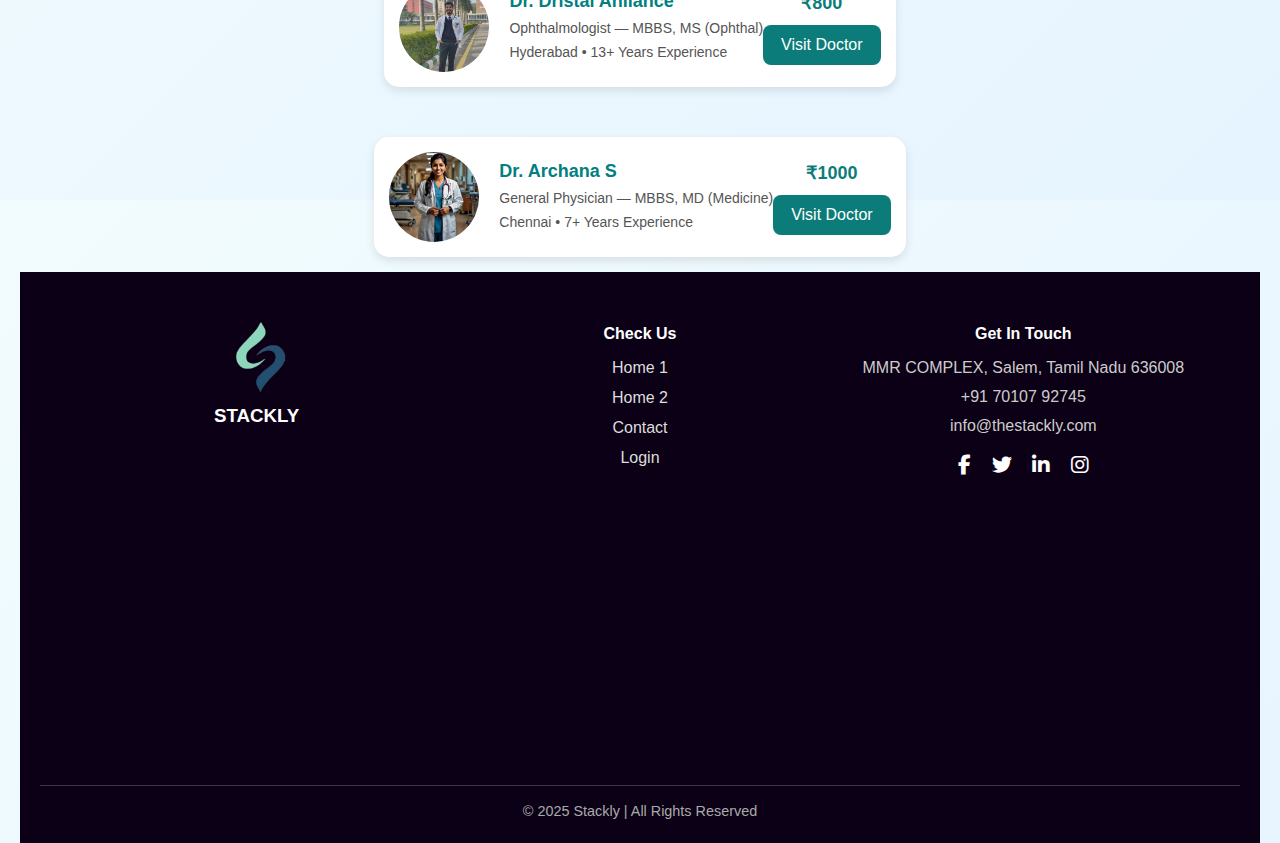
<file: docsavai.html>
<!doctype html>
<html lang="en">
<head>
  <meta charset="utf-8" />
  <meta name="viewport" content="width=device-width,initial-scale=1" />
  <title>Stackly HealthPortal  — Trusted Medical News</title>
  <link rel="stylesheet" href="doctors.css" />
</head>
<body>

<header class="header">
  <a href="index.html" class="logo">
    <img src="logo.webp" alt="STACKLY Logo">
    <span><strong>𝑺𝑻𝑨𝑪𝑲𝑳𝒀</strong></span>
  </a>

  <nav class="navbar" id="navbar">
    <ul>
      <li class="dropdown">
        <a href="#" class="dropdown-toggle">Home 1 ▾</a>
        <ul class="dropdown-menu">
          <li><a href="home2.html">Home 2</a></li>
        </ul>
      </li>
      <li><a href="docsavai.html">Available Doctors</a></li>
      <li><a href="healthyliving.html">Healthy Living</a></li>
      <li><a href="condition.html">Condition</a></li>
      <li><a href="contact1.html">Contact</a></li>
      <li><a href="login.html">Login</a></li>
    </ul>
  </nav>

  <a href="docsavai.html" class="find-doctor-btn">Find a Doctor</a>

  <div class="menu-icon" id="menu-icon">&#9776;</div>
</header>
<!-- ✅ HEADER END -->

<style>
/* ✅ BASIC HEADER STYLE */
.header {
  display: flex;
  justify-content: space-between;
  align-items: center;
  background-color: #eaf6f4;
  padding: 10px 30px;
  position: fixed;
  top: 0;
  left: 0;
  width: 100%;
  z-index: 1000;
}

/* ✅ LOGO */
.logo {
  display: flex;
  align-items: center;
  text-decoration: none;
}
header .logo img {
  width: 60px;
  height: 60px;
  border-radius: 8px;
  margin-right: 2px;
  vertical-align: middle;
}
header .logo span {
  font-size: 1.5rem;
  font-weight: bold;
  color: #18055391;
  position: relative;
  top: 1px;
}

/* ✅ NAVBAR */
.navbar ul {
  list-style: none;
  display: flex;
  align-items: center;
  gap: 20px;
  margin: 0;
  padding: 0;
}
.navbar a {
  text-decoration: none;
  color: #003b3b;
  font-weight: 500;
}
.navbar a:hover {
  color: #009999;
}

/* ✅ DROPDOWN MENU */
.dropdown {
  position: relative;
}
.dropdown-menu {
  display: none;
  position: absolute;
  top: 35px;
  left: 0;
  background: #e9f7f6;
  border-radius: 8px;
  box-shadow: 0 3px 10px rgba(0,0,0,0.1);
  list-style: none;
  padding: 8px 0;
  min-width: 120px;
}
.dropdown-menu li {
  width: 100%;
}
.dropdown-menu li a {
  display: block;
  padding: 8px 15px;
  color: #003b3b;
}
.dropdown-menu li a:hover {
  background-color: #c9eeea;
}

/* ✅ SHOW ON HOVER (DESKTOP) */
.dropdown:hover .dropdown-menu {
  display: block;
}

/* ✅ FIND BUTTON */
.find-doctor-btn {
  background-color: #009999;
  color: white !important;
  padding: 7px 15px;
  border-radius: 25px;
  text-decoration: none;
  white-space: nowrap;
  font-weight: 500;
}
.find-doctor-btn:hover {
  background-color: #007777;
}

/* ✅ HAMBURGER */
.menu-icon {
  font-size: 26px;
  cursor: pointer;
  display: none;
  color: #003b3b;
  margin-left: 10px;
}

/* ✅ RESPONSIVE MENU */
@media (max-width: 900px) {
  .navbar {
    display: none;
    flex-direction: column;
    background-color: #009999;
    position: absolute;
    top: 70px;
    right: 20px;
    padding: 15px;
    border-radius: 10px;
    width: 220px;
  }
  .navbar.active {
    display: flex;
  }
  .navbar ul {
    flex-direction: column;
    gap: 0;
  }
  .navbar a {
    color: white;
    padding: 10px;
    border-radius: 8px;
    display: block;
  }
  .navbar a:hover {
    background-color: #007777;
  }
  .find-doctor-btn {
    display: none;
  }
  .menu-icon {
    display: block;
  }

  /* ✅ Mobile dropdown open on click */
  .dropdown-menu {
    position: static;
    background: #008c8c;
    box-shadow: none;
    border-radius: 6px;
    padding: 5px 0;
  }
  .dropdown-menu li a {
    color: white;
    padding-left: 25px;
  }
}
body {
  margin: 0;
  padding-top: 90px; /* adjust this value to increase or decrease the gap */
}

</style>
<script>
document.addEventListener("DOMContentLoaded", function () {
  const menuIcon = document.getElementById("menu-icon");
  const navbar = document.getElementById("navbar");
  const dropdownToggles = document.querySelectorAll(".dropdown-toggle");

  // Toggle mobile navbar
  menuIcon.addEventListener("click", () => {
    navbar.classList.toggle("active");
  });

  // Fix: make "Home 1" clickable while still toggling submenu
  dropdownToggles.forEach(toggle => {
    toggle.addEventListener("click", (e) => {
      const dropdownMenu = toggle.nextElementSibling;

      if (window.innerWidth <= 900) {
        // Separate the arrow part from the text
        const arrowClicked = e.offsetX > toggle.offsetWidth - 20;

        if (arrowClicked) {
          // prevent navigation and toggle submenu only if arrow area is clicked
          e.preventDefault();
          dropdownMenu.style.display =
            dropdownMenu.style.display === "block" ? "none" : "block";
        } 
        // else → let normal link navigation happen (index.html will open)
      }
    });
  });
});
</script>



  <main class="container doctors-list">
    <h2>Available Doctors</h2>

    <div class="doctor-list">
      <!-- Doctor 1 -->
      <div class="doctor-card">
        <img src="Dr_ (1).webp" alt="Dr. Geetha Lakshmipathy">
        <div class="info">
          <h3>Dr. Geetha Lakshmipathy</h3>
          <p>Neurologist — MBBS, MD (Neurology)</p>
          <p>Chennai • 15+ Years Experience</p>
         </div>
    <div class="doc-fee">
      <span>₹1000</span>
      <a href="contact.html">Visit Doctor</a>
    </div>
  </div>

      <!-- Doctor 2 -->
      <div class="doctor-card">
        <img src="Dr_ (2).webp" alt="Dr. Mangalapathi Saravanan">
        <div class="info">
          <h3>Dr. Mangalapathi Saravanan</h3>
          <p>Nephrologist — MBBS, MD (Nephro)</p>
          <p>Chennai • 12+ Years Experience</p>
        </div>
            <div class="doc-fee">
          <span>₹1500</span>
          <a href="contact.html">Visit Doctor</a>
        </div>
      </div>

      <!-- Doctor 3 -->
      <div class="doctor-card">
        <img src="Dr_ (3).webp" alt="Dr. Madan Mohan Reddy">
        <div class="info">
          <h3>Dr. Madan Mohan Reddy</h3>
          <p>Orthopaedic Surgeon — MBBS, MS (Ortho)</p>
          <p>Hyderabad • 10+ Years Experience</p>
           </div>
    <div class="doc-fee">
      <span>₹700</span>
      <a href="contact.html">Visit Doctor</a>
    </div>
  </div>

      <!-- Doctor 4 -->
      <div class="doctor-card">
        <img src="Dr_ (4).webp" alt="Dr. K Ramesh">
        <div class="info">
          <h3>Dr. K. Ramesh</h3>
          <p>Psychiatrist — MBBS, MD (Psychiatry)</p>
          <p>Chennai • 8+ Years Experience</p>
          </div>
    <div class="doc-fee">
      <span>₹400</span>
      <a href="contact.html">Visit Doctor</a>
    </div>
  </div>

      <!-- Doctor 5 -->
      <div class="doctor-card">
        <img src="Dr_ (5).webp" alt="Dr. Brij K Shanmugam">
        <div class="info">
          <h3>Dr. Brij K. Shanmugam</h3>
          <p>Cardiologist — MBBS, MD (Cardio)</p>
          <p>Hyderabad • 14+ Years Experience</p>
           </div>
    <div class="doc-fee">
      <span>₹300</span>
      <a href="contact.html">Visit Doctor</a>
    </div>
  </div>
    

      <!-- Doctor 6 -->
      <div class="doctor-card">
        <img src="Dr_.webp" alt="Dr. Shyamala Gogi">
        <div class="info">
          <h3>Dr. Shyamala Gogi</h3>
          <p>Dermatologist — MBBS, MD (Skin)</p>
          <p>Chennai • 9+ Years Experience</p>
          </div>
    <div class="doc-fee">
      <span>₹600</span>
      <a href="contact.html">Visit Doctor</a>
    </div>
  </div>

      <!-- Doctor 7 -->
      <div class="doctor-card">
        <img src="Dr_ (6).webp" alt="Dr. Shiva Singh">
        <div class="info">
          <h3>Dr. Shiva Singh</h3>
          <p>Endocrinologist — MBBS, DM (Endo)</p>
          <p>Hyderabad • 11+ Years Experience</p>
         </div>
    <div class="doc-fee">
      <span>₹500</span>
      <a href="contact.html">Visit Doctor</a>
    </div>
  </div>

      <!-- Doctor 8 -->
      <div class="doctor-card">
        <img src="Dr_ (7).webp" alt="Dr. Ranjana M">
        <div class="info">
          <h3>Dr. Ranjana M</h3>
          <p>Pulmonologist — MBBS, MD (Pulmo)</p>
          <p>Chennai • 10+ Years Experience</p>
          </div>
    <div class="doc-fee">
      <span>₹450</span>
      <a href="contact.html">Visit Doctor</a>
    </div>
  </div>

      <!-- Doctor 9 -->
      <div class="doctor-card">
        <img src="Dr_ (8).webp" alt="Dr. Dristal Anilance">
        <div class="info">
          <h3>Dr. Dristal Anilance</h3>
          <p>Ophthalmologist — MBBS, MS (Ophthal)</p>
          <p>Hyderabad • 13+ Years Experience</p>
          </div>
    <div class="doc-fee">
      <span>₹800</span>
      <a href="contact.html">Visit Doctor</a>
    </div>
  </div>

      <!-- Doctor 10 -->
      <div class="doctor-card">
        <img src="doc123.webp" alt="Dr. Archana S">
        <div class="info">
          <h3>Dr. Archana S</h3>
          <p>General Physician — MBBS, MD (Medicine)</p>
          <p>Chennai • 7+ Years Experience</p>
         </div>
    <div class="doc-fee">
      <span>₹1000</span>
      <a href="contact.html">Visit Doctor</a>
    </div>
  </div>

    </div>
  </main>
  </body>



<footer class="footer">
  <div class="footer-container">
    <div class="footer-box logo-box">
      <img src="logo.webp" alt="Stackly Logo" class="footer-logo" />
      <h3>STACKLY</h3>
    </div>

    <div class="footer-box links-box">
      <h4>Check Us</h4>
      <ul>
        <li><a href="index.html">Home 1</a></li>
        <li><a href="home2.html">Home 2</a></li>
        <li><a href="contact1.html">Contact</a></li>
        <li><a href="login.html">Login</a></li>
      </ul>
    </div>

    <div class="footer-box contact-box">
      <h4>Get In Touch</h4>
      <p>MMR COMPLEX, Salem, Tamil Nadu 636008</p>
      <p>+91 70107 92745</p>
      <p>info@thestackly.com</p>

      <div class="social-icons">
        <a href="404.html"><i class="fa-brands fa-facebook-f"></i></a>
        <a href="404.html"><i class="fa-brands fa-twitter"></i></a>
        <a href="404.html"><i class="fa-brands fa-linkedin-in"></i></a>
        <a href="404.html"><i class="fa-brands fa-instagram"></i></a>
      </div>
    </div>
  </div>

  <div class="footer-map">
    <iframe
      src="https://www.google.com/maps?q=Salem,+Tamil+Nadu&output=embed"
      width="100%" height="250" style="border:0; border-radius:10px;"
      allowfullscreen="" loading="lazy">
    </iframe>
  </div>

  <p class="footer-bottom">© 2025 Stackly | All Rights Reserved</p>
</footer>

<!-- ✅ CSS -->
<style>
  .footer {
    background-color: #0c0016;
    color: white;
    padding: 50px 20px 20px;
  }

  .footer-container {
    display: flex;
    justify-content: center;
    align-items: flex-start;
    flex-wrap: wrap;
    gap: 50px;
    max-width: 1100px;
    margin: 0 auto;
    text-align: center;
  }

  .footer-box {
    flex: 1;
    min-width: 250px;
  }

  .logo-box {
    display: flex;
    flex-direction: column;
    align-items: center;
  }

  .footer-logo {
    width: 70px;
    height: 70px;
    margin-bottom: 10px;
  }

  .footer-box h3,
  .footer-box h4 {
    color: #fff;
    margin-bottom: 10px;
  }

  .links-box ul {
    list-style: none;
    padding: 0;
  }

  .links-box ul li {
    margin: 6px 0;
  }

  .links-box ul li a {
    color: #ddd;
    text-decoration: none;
    transition: 0.3s;
  }

  .links-box ul li a:hover {
    color: #00cccc;
  }

  .contact-box p {
    margin: 5px 0;
    color: #ccc;
  }

  .social-icons {
    margin-top: 12px;
  }

  .social-icons a {
    color: white;
    margin: 0 8px;
    font-size: 20px;
    text-decoration: none;
    transition: 0.3s;
  }

  .social-icons a:hover {
    color: #00cccc;
    transform: scale(1.1);
  }

  .footer-map {
    margin-top: 30px;
    display: flex;
    justify-content: center;
  }

  .footer-map iframe {
    max-width: 500px;
    width: 100%;
    border-radius: 10px;
  }

  .footer-bottom {
    text-align: center;
    margin-top: 25px;
    font-size: 0.9rem;
    color: #aaa;
    border-top: 1px solid rgba(255,255,255,0.2);
    padding-top: 15px;
  }

  /* ✅ Perfect Mobile Alignment */
  @media (max-width: 768px) {
    .footer-container {
      flex-direction: column;
      align-items: center;
      justify-content: center;
      text-align: center;
      gap: 35px;
    }

    .footer-box {
      width: 100%;
      max-width: 350px;
    }

    .footer-map iframe {
      max-width: 90%;
    }
  }
</style>

<!-- Font Awesome -->
<link
  rel="stylesheet"
  href="https://cdnjs.cloudflare.com/ajax/libs/font-awesome/6.6.0/css/all.min.css"
/>
</file>
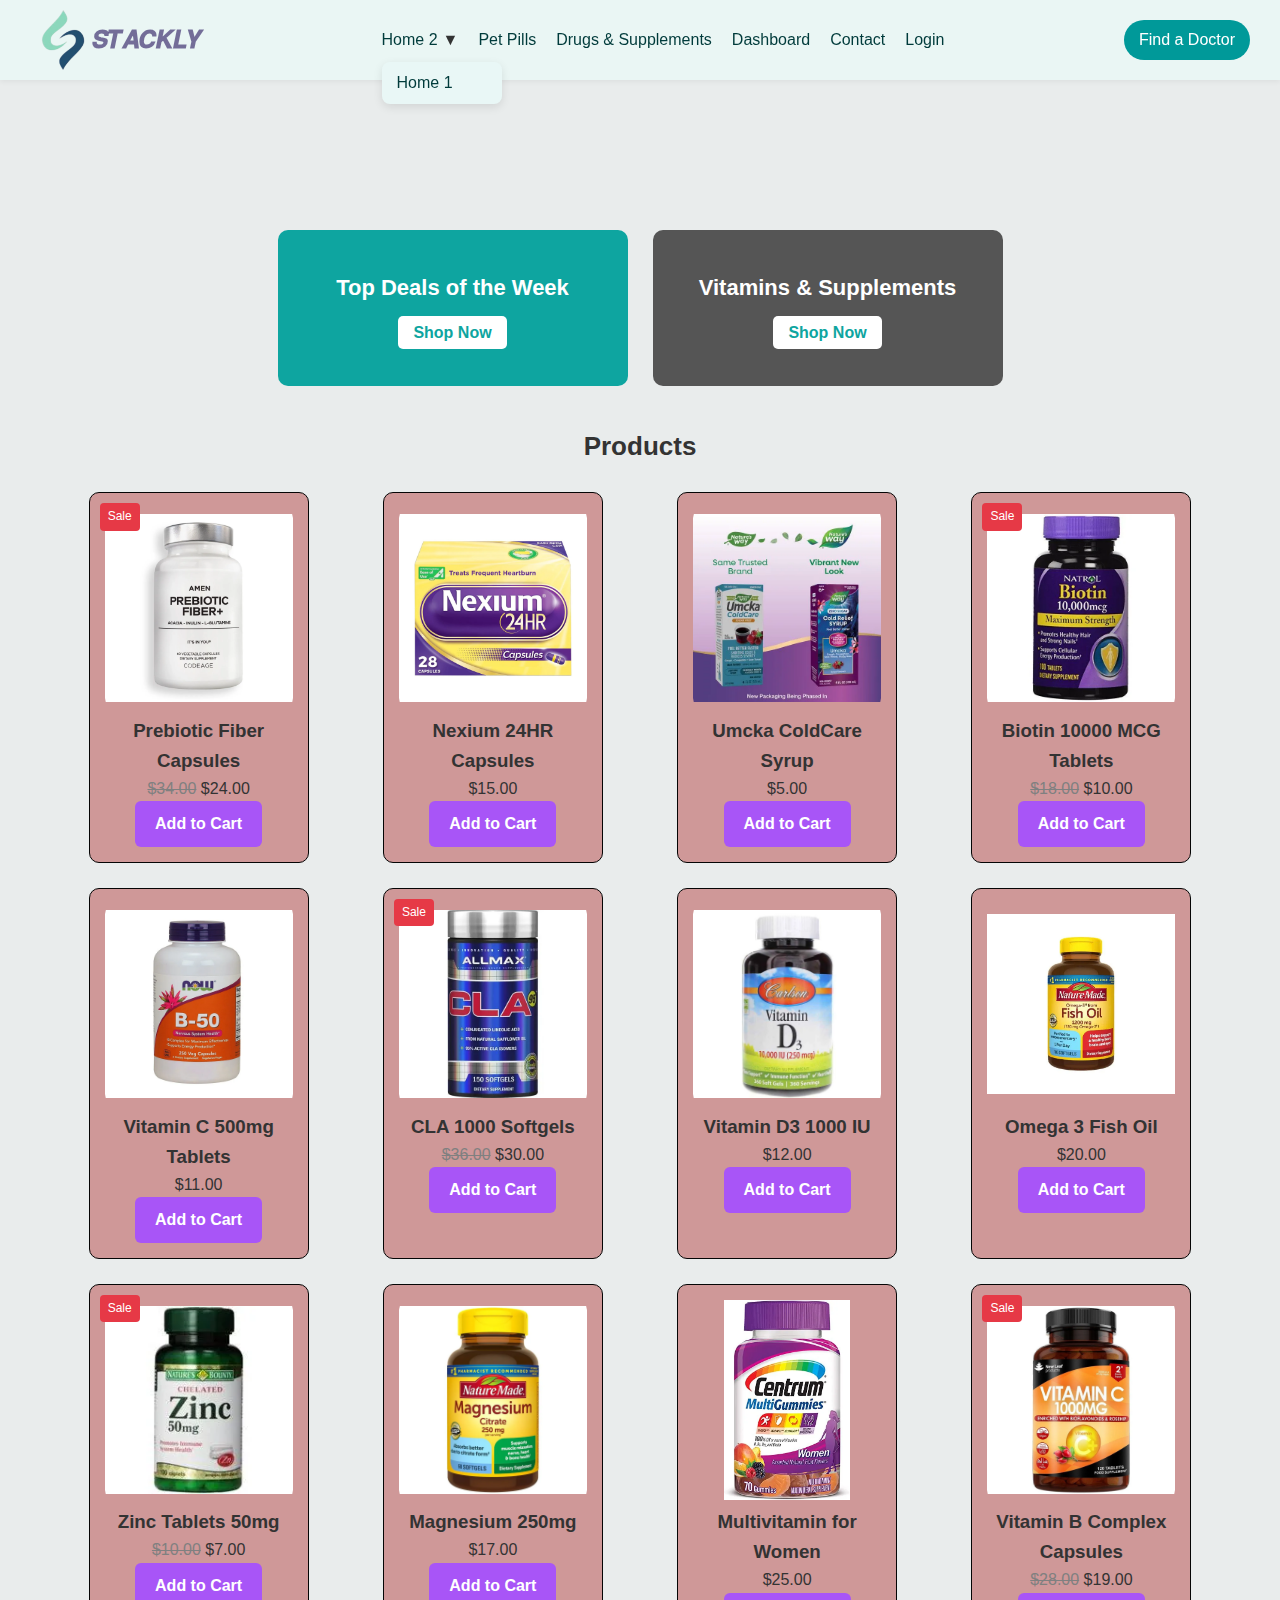
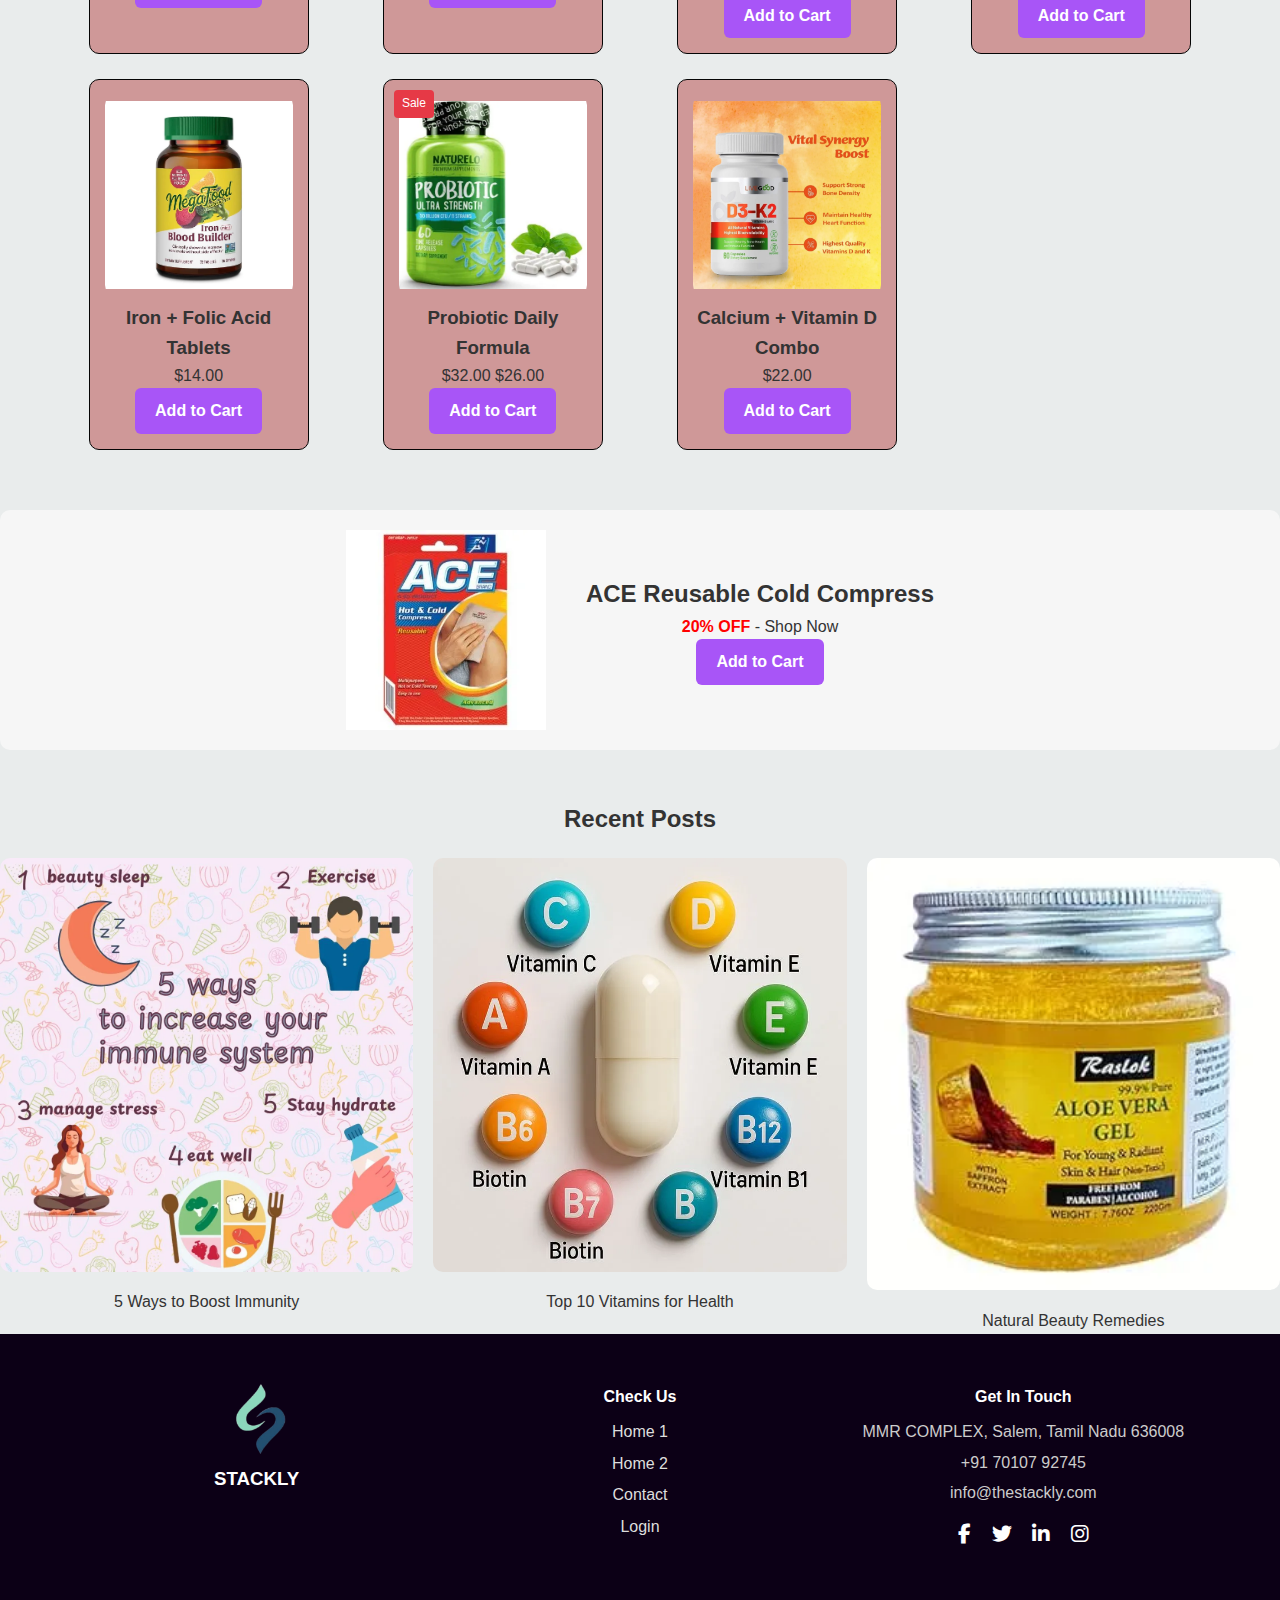
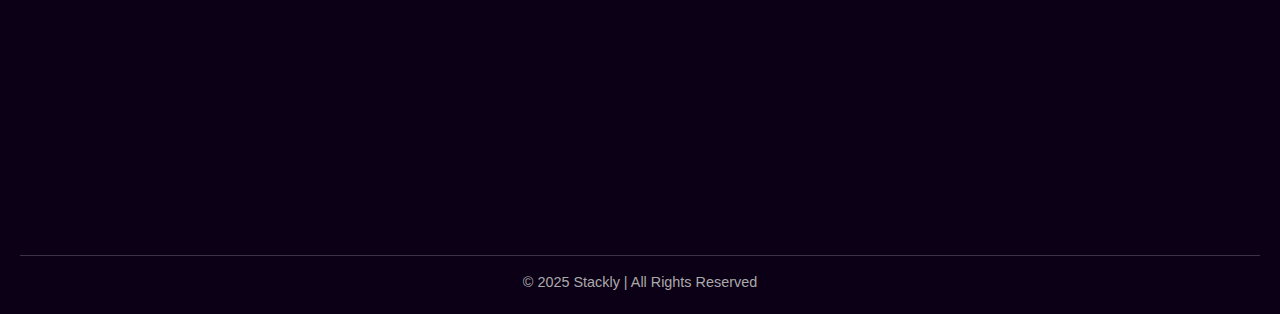
<file: drugs.html>
<!DOCTYPE html>
<html lang="en">
<head>
  <meta charset="UTF-8">
  <meta name="viewport" content="width=device-width, initial-scale=1.0">
  <title>drugs</title>
  <link rel="stylesheet" href="drugs.css">
</head>
<!-- ✅ HEADER START -->
<header class="header">
  <a href="index.html" class="logo">
    <img src="logo.webp" alt="STACKLY Logo">
    <span><strong>𝑺𝑻𝑨𝑪𝑲𝑳𝒀</strong></span>
  </a>

  <nav class="navbar" id="navbar">
    <ul>
      <li class="dropdown">
        <div class="dropdown-toggle">
          <a href="home2.html">Home 2</a>
          <span class="arrow">▼</span>
        </div>
        <ul class="dropdown-menu">
          <li><a href="index.html">Home 1</a></li>
        </ul>
      </li>
      <li><a href="pet.html">Pet Pills</a></li>
      <li><a href="drugs.html">Drugs & Supplements</a></li>
       <li><a href="dash.html">Dashboard</a></li>
      <li><a href="contact.html">Contact</a></li>
      <li><a href="login.html">Login</a></li>
    </ul>
  </nav>

  <a href="docsavai.html" class="find-doctor-btn">Find a Doctor</a>

  <div class="menu-icon" id="menu-icon">&#9776;</div>
</header>
<!-- ✅ HEADER END -->

<style>
/* ✅ BASIC HEADER STYLE */
.header {
  display: flex;
  justify-content: space-between;
  align-items: center;
  background-color: #eaf6f4;
  padding: 10px 30px;
  position: fixed;
  top: 0;
  left: 0;
  width: 100%;
  z-index: 1000;
  box-shadow: 0 2px 5px rgba(0,0,0,0.05);
}

/* ✅ Add spacing below header so body doesn't touch it */
body {
  margin: 0;
  padding-top: 90px; /* space between header and body */
}

/* ✅ LOGO */
.logo {
  display: flex;
  align-items: center;
  text-decoration: none;
}
.logo img {
  width: 60px;
  height: 60px;
  border-radius: 8px;
  margin-right: 2px;
}
.logo span {
  font-size: 1.5rem;
  font-weight: bold;
  color: #18055391;
}

/* ✅ NAVBAR */
.navbar ul {
  list-style: none;
  display: flex;
  align-items: center;
  gap: 20px;
  margin: 0;
  padding: 0;
}
.navbar a {
  text-decoration: none;
  color: #003b3b;
  font-weight: 500;
}
.navbar a:hover {
  color: #009999;
}

/* ✅ DROPDOWN MENU */
.dropdown {
  position: relative;
}
.dropdown-toggle {
  display: flex;
  align-items: center;
  gap: 5px;
  cursor: pointer;
}
.dropdown-menu {
  display: none;
  position: absolute;
  top: 35px;
  left: 0;
  background: #e9f7f6;
  border-radius: 8px;
  box-shadow: 0 3px 10px rgba(0,0,0,0.1);
  list-style: none;
  padding: 8px 0;
  min-width: 120px;
}
.dropdown-menu li a {
  display: block;
  padding: 8px 15px;
  color: #003b3b;
}
.dropdown-menu li a:hover {
  background-color: #c9eeea;
}

/* ✅ FIND BUTTON */
.find-doctor-btn {
  background-color: #009999;
  color: white !important;
  padding: 7px 15px;
  border-radius: 25px;
  text-decoration: none;
  white-space: nowrap;
  font-weight: 500;
}
.find-doctor-btn:hover {
  background-color: #007777;
}

/* ✅ HAMBURGER */
.menu-icon {
  font-size: 26px;
  cursor: pointer;
  display: none;
  color: #003b3b;
}

/* ✅ RESPONSIVE MENU */
@media (max-width: 900px) {
  .navbar {
    display: none;
    flex-direction: column;
    background-color: #009999;
    position: absolute;
    top: 70px;
    right: 20px;
    padding: 15px;
    border-radius: 10px;
    width: 220px;
  }
  .navbar.active {
    display: flex;
  }
  .navbar ul {
    flex-direction: column;
    gap: 0;
  }
  .navbar a {
    color: white;
    padding: 10px;
    border-radius: 8px;
    display: block;
  }
  .navbar a:hover {
    background-color: #007777;
  }
  .find-doctor-btn {
    display: none;
  }
  .menu-icon {
    display: block;
  }
  .dropdown-menu {
    position: static;
    background: #008c8c;
    box-shadow: none;
    border-radius: 6px;
    padding: 5px 0;
  }
  .dropdown-menu li a {
    color: white;
    padding-left: 25px;
  }
}
@media (max-width: 900px) {
  .menu-icon {
    display: block;   /* ✅ Makes the hamburger appear */
  }
}
.navbar {
  display: flex;
}

@media (max-width: 900px) {
  .navbar {
    display: none;        /* Hidden on mobile */
  }
  .navbar.active {
    display: flex;        /* Shown when hamburger is clicked */
    flex-direction: column;
  }
}


</style>

<script>
  document.addEventListener("DOMContentLoaded", function () {
  const menuIcon = document.getElementById("menu-icon");
  const navbar = document.getElementById("navbar");

  menuIcon.addEventListener("click", () => {
    navbar.classList.toggle("active");   // ✅ Shows menu on mobile
  });
});
navbar.classList.toggle("active");

document.addEventListener("DOMContentLoaded", function () {
  const menuIcon = document.getElementById("menu-icon");
  const navbar = document.getElementById("navbar");
  const arrow = document.querySelector(".arrow");
  const dropdownMenu = document.querySelector(".dropdown-menu");

  // ✅ Toggle mobile navbar
  menuIcon.addEventListener("click", () => {
    navbar.classList.toggle("active");
  });

  // ✅ Toggle Home1 dropdown only when clicking arrow
  arrow.addEventListener("click", (e) => {
    e.stopPropagation();
    e.preventDefault();
    dropdownMenu.style.display =
      dropdownMenu.style.display === "block" ? "none" : "block";
  });
});
</script>


</body>
</html>

  <!-- HEADER -->


 <section class="top-deals container">
  <div class="deal green">
    <h2>Top Deals of the Week</h2>
    <a href="404.html">Shop Now</a>
  </div>
  <div class="deal supplements">
    <h2>Vitamins & Supplements</h2>
    <a href="404.html">Shop Now</a>
  </div>
</section>  <!-- ✅ Missing closing tag added -->


  <!-- PRODUCTS SECTION -->
<section class="products container">
  <h2>Products</h2>
  <div class="product-grid">

    <div class="product-card">
      <span class="sale">Sale</span>
      <img src="Prebiotic.webp" alt="">
      <h3>Prebiotic Fiber Capsules</h3>
      <p><span class="price-old">$34.00</span> $24.00</p>
     <a href="404.html" class="add-btn">Add to Cart</a>



    </div>

    <div class="product-card">
      <img src="Nexium.webp" alt="">
      <h3>Nexium 24HR Capsules</h3>
      <p>$15.00</p>
     <a href="404.html" class="add-btn">Add to Cart</a>


    </div>

    <div class="product-card">
      <img src="Umcka.webp" alt="">
      <h3>Umcka ColdCare Syrup</h3>
      <p>$5.00</p>
     <a href="404.html" class="add-btn">Add to Cart</a>

    </div>

    <div class="product-card">
      <span class="sale">Sale</span>
      <img src="Biotin.webp" alt="">
      <h3>Biotin 10000 MCG Tablets</h3>
      <p><span class="price-old">$18.00</span> $10.00</p>
     <a href="404.html" class="add-btn">Add to Cart</a>


    </div>

    <div class="product-card">
      <img src="Vitamin (2).webp" alt="">
      <h3>Vitamin C 500mg Tablets</h3>
      <p>$11.00</p>
     <a href="404.html" class="add-btn">Add to Cart</a>

    </div>

    <div class="product-card">
      <span class="sale">Sale</span>
      <img src="CLA.webp" alt="">
      <h3>CLA 1000 Softgels</h3>
      <p><span class="price-old">$36.00</span> $30.00</p>
     <a href="404.html" class="add-btn">Add to Cart</a>

    </div>

    <div class="product-card">
      <img src="Vitamin (1).webp" alt="">
      <h3>Vitamin D3 1000 IU</h3>
      <p>$12.00</p>
     <a href="404.html" class="add-btn">Add to Cart</a>

    </div>

    <div class="product-card">
      <img src="Omega.webp" alt="">
      <h3>Omega 3 Fish Oil</h3>
      <p>$20.00</p>
     <a href="404.html" class="add-btn">Add to Cart</a>

    </div>

    <div class="product-card">
      <span class="sale">Sale</span>
      <img src="Zinc.webp" alt="">
      <h3>Zinc Tablets 50mg</h3>
      <p><span class="price-old">$10.00</span> $7.00</p>
     <a href="404.html" class="add-btn">Add to Cart</a>

    </div>
     <div class="product-card">
      <img src="Magnesium.webp" alt="">
      <h3>Magnesium 250mg</h3>
      <p>$17.00</p>
     <a href="404.html" class="add-btn">Add to Cart</a>

    </div>
    
    <div class="product-card">
      <img src="Multivitamin.webp" alt="">
      <h3>Multivitamin for Women</h3>
      <p>$25.00</p>
     <a href="404.html" class="add-btn">Add to Cart</a>

    </div>
    

    <div class="product-card">
      <span class="sale">Sale</span>
      <img src="Vitamin.webp" alt="">
      <h3>Vitamin B Complex Capsules</h3>
      <p><span class="price-old">$28.00</span> $19.00</p>
     <a href="404.html" class="add-btn">Add to Cart</a>

    </div>

    <div class="product-card">
      <img src="Iron.webp" alt="">
      <h3>Iron + Folic Acid Tablets</h3>
      <p>$14.00</p>
     <a href="404.html" class="add-btn">Add to Cart</a>

    </div>
     <div class="product-card">
      <span class="sale">Sale</span>
      <img src="Probiotic.webp" alt="">
      <h3>Probiotic Daily Formula</h3>
        <p>$32.00</span> $26.00</p>
     <a href="404.html" class="add-btn">Add to Cart</a>

    </div>

    

    <div class="product-card">
      <img src="Calcium.webp" alt="">
      <h3>Calcium + Vitamin D Combo</h3>
      <p>$22.00</p>
     <a href="404.html" class="add-btn">Add to Cart</a>

    </div>


    </div>

  </div>
</section>


  <!-- ACE OFFER SECTION -->
  <section class="ace-offer container">
    <div class="offer-content">
      <img src="ACE.webp" alt="ACE Cold Compress">
      <div class="text">
        <h2>ACE Reusable Cold Compress</h2>
        <p><span>20% OFF</span> - Shop Now</p>
     <a href="404.html" class="add-btn">Add to Cart</a>

    </div>


      </div>
    </div>
  </section>

  <!-- RECENT POSTS -->
  <section class="recent-posts container">
    <h2>Recent Posts</h2>
    <div class="posts-grid">
      <div class="post"><img src="5.webp" alt=""><p>5 Ways to Boost Immunity</p></div>
      <div class="post"><img src="Top.webp" alt=""><p>Top 10 Vitamins for Health</p></div>
      <div class="post"><img src="Natural.webp" alt=""><p>Natural Beauty Remedies</p></div>
    </div>
    <script>
document.addEventListener("DOMContentLoaded", function () {
  const menuIcon = document.getElementById("menu-icon");
  const navbar = document.getElementById("navbar");
  const dropdownToggles = document.querySelectorAll(".dropdown-toggle");

  // Toggle mobile navbar
  menuIcon.addEventListener("click", () => {
    navbar.classList.toggle("active");
  });

  // Fix: make "Home 1" clickable while still toggling submenu
  dropdownToggles.forEach(toggle => {
    toggle.addEventListener("click", (e) => {
      const dropdownMenu = toggle.nextElementSibling;

      if (window.innerWidth <= 900) {
        // Separate the arrow part from the text
        const arrowClicked = e.offsetX > toggle.offsetWidth - 20;

        if (arrowClicked) {
          // prevent navigation and toggle submenu only if arrow area is clicked
          e.preventDefault();
          dropdownMenu.style.display =
            dropdownMenu.style.display === "block" ? "none" : "block";
        } 
        // else → let normal link navigation happen (index.html will open)
      }
    });
  });
});
</script>




<footer class="footer">
  <div class="footer-container">
    <div class="footer-box logo-box">
      <img src="logo.webp" alt="Stackly Logo" class="footer-logo" />
      <h3>STACKLY</h3>
    </div>

    <div class="footer-box links-box">
      <h4>Check Us</h4>
      <ul>
        <li><a href="index.html">Home 1</a></li>
        <li><a href="home2.html">Home 2</a></li>
        <li><a href="contact1.html">Contact</a></li>
        <li><a href="login.html">Login</a></li>
      </ul>
    </div>

    <div class="footer-box contact-box">
      <h4>Get In Touch</h4>
      <p>MMR COMPLEX, Salem, Tamil Nadu 636008</p>
      <p>+91 70107 92745</p>
      <p>info@thestackly.com</p>

      <div class="social-icons">
        <a href="404.html"><i class="fa-brands fa-facebook-f"></i></a>
        <a href="404.html"><i class="fa-brands fa-twitter"></i></a>
        <a href="404.html"><i class="fa-brands fa-linkedin-in"></i></a>
        <a href="404.html"><i class="fa-brands fa-instagram"></i></a>
      </div>
    </div>
  </div>

  <div class="footer-map">
    <iframe
      src="https://www.google.com/maps?q=Salem,+Tamil+Nadu&output=embed"
      width="100%" height="250" style="border:0; border-radius:10px;"
      allowfullscreen="" loading="lazy">
    </iframe>
  </div>

  <p class="footer-bottom">© 2025 Stackly | All Rights Reserved</p>
</footer>

<!-- ✅ CSS -->
<style>
  .footer {
    background-color: #0c0016;
    color: white;
    padding: 50px 20px 20px;
  }

  .footer-container {
    display: flex;
    justify-content: center;
    align-items: flex-start;
    flex-wrap: wrap;
    gap: 50px;
    max-width: 1100px;
    margin: 0 auto;
    text-align: center;
  }

  .footer-box {
    flex: 1;
    min-width: 250px;
  }

  .logo-box {
    display: flex;
    flex-direction: column;
    align-items: center;
  }

  .footer-logo {
    width: 70px;
    height: 70px;
    margin-bottom: 10px;
  }

  .footer-box h3,
  .footer-box h4 {
    color: #fff;
    margin-bottom: 10px;
  }

  .links-box ul {
    list-style: none;
    padding: 0;
  }

  .links-box ul li {
    margin: 6px 0;
  }

  .links-box ul li a {
    color: #ddd;
    text-decoration: none;
    transition: 0.3s;
  }

  .links-box ul li a:hover {
    color: #00cccc;
  }

  .contact-box p {
    margin: 5px 0;
    color: #ccc;
  }

  .social-icons {
    margin-top: 12px;
  }

  .social-icons a {
    color: white;
    margin: 0 8px;
    font-size: 20px;
    text-decoration: none;
    transition: 0.3s;
  }

  .social-icons a:hover {
    color: #00cccc;
    transform: scale(1.1);
  }

  .footer-map {
    margin-top: 30px;
    display: flex;
    justify-content: center;
  }

  .footer-map iframe {
    max-width: 500px;
    width: 100%;
    border-radius: 10px;
  }

  .footer-bottom {
    text-align: center;
    margin-top: 25px;
    font-size: 0.9rem;
    color: #aaa;
    border-top: 1px solid rgba(255,255,255,0.2);
    padding-top: 15px;
  }

  /* ✅ Perfect Mobile Alignment */
  @media (max-width: 768px) {
    .footer-container {
      flex-direction: column;
      align-items: center;
      justify-content: center;
      text-align: center;
      gap: 35px;
    }

    .footer-box {
      width: 100%;
      max-width: 350px;
    }

    .footer-map iframe {
      max-width: 90%;
    }
  }
</style>

<!-- Font Awesome -->
<link
  rel="stylesheet"
  href="https://cdnjs.cloudflare.com/ajax/libs/font-awesome/6.6.0/css/all.min.css"
/>
</file>
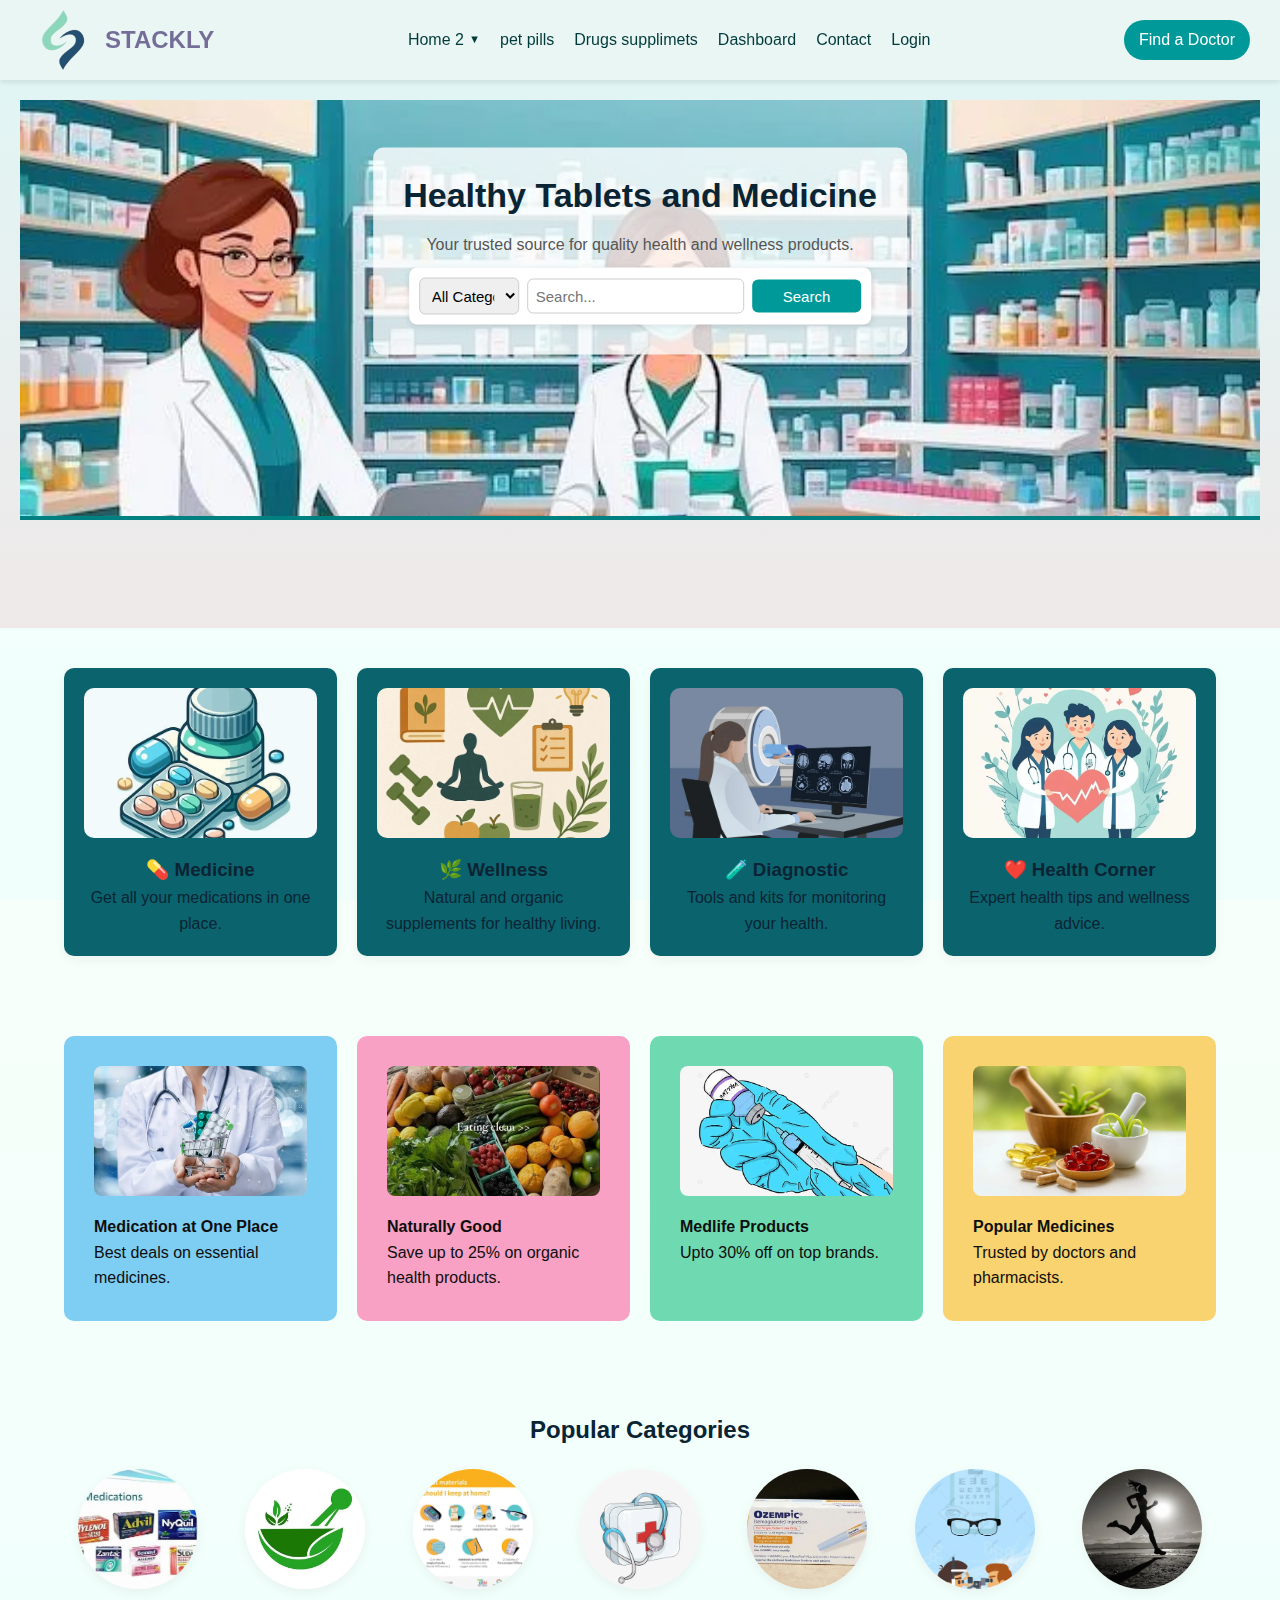
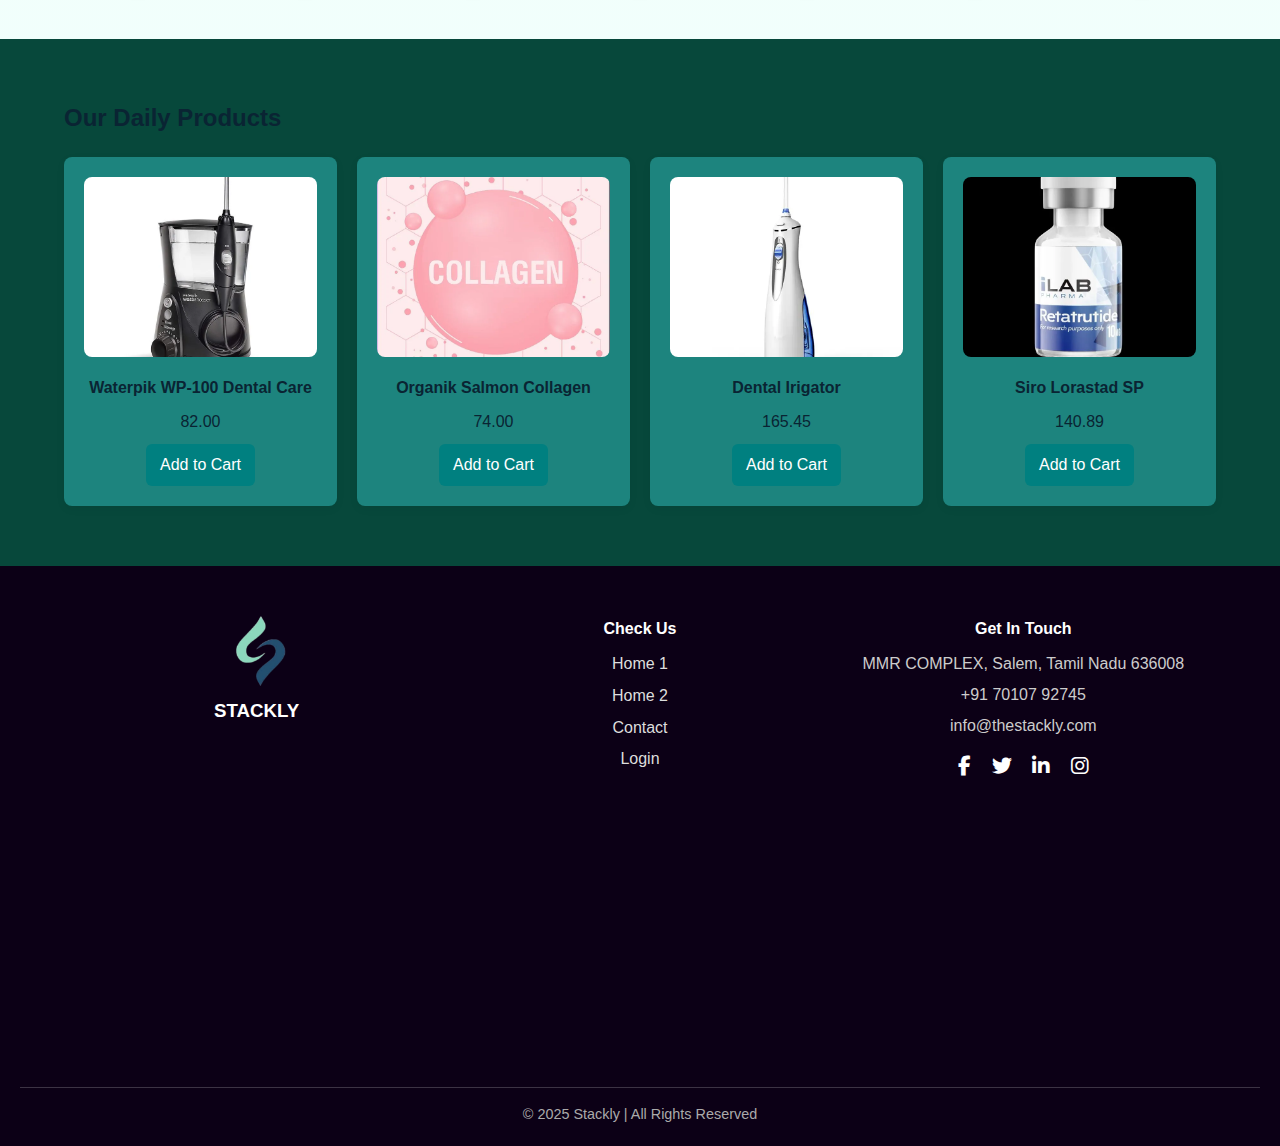
<file: home2.html>
<!doctype html>
<html lang="en">
<head>
  <meta charset="utf-8" />
  <meta name="viewport" content="width=device-width,initial-scale=1" />
  <title>Stackly HealthPortal  — Trusted Medical News</title>
  <link rel="stylesheet" href="home2.css" />
</head>
<body>

<!doctype html>
<html lang="en">
<head>
  <meta charset="utf-8" />
  <meta name="viewport" content="width=device-width,initial-scale=1" />
  <title>Stackly HealthPortal — Trusted Medical News</title>

  <style>
/* HEADER */
.header {
  display: flex;
  justify-content: space-between;
  align-items: center;
  background-color: #eaf6f4;
  padding: 10px 30px;
  position: fixed;
  top: 0;
  width: 100%;
  z-index: 1000;
}

.logo {
  display: flex;
  align-items: center;
  text-decoration: none;
}

.logo img {
  width: 60px;
  height: 60px;
  border-radius: 8px;
  margin-right: 5px;
}

.logo span {
  font-size: 1.5rem;
  color: #18055391;
}

/* NAVBAR */
.navbar {
  display: flex;
}

.navbar ul {
  list-style: none;
  display: flex;
  align-items: center;
  gap: 20px;
  margin: 0;
  padding: 0;
}

.navbar a {
  text-decoration: none;
  color: #003b3b;
  font-weight: 500;
}

/* DROPDOWN -------------------------------------- */
.dropdown {
  position: relative;
  cursor: pointer;
  user-select: none;
}

.dropdown-toggle {
  display: flex;
  align-items: center;
  gap: 5px;
}

.arrow {
  display: inline-block;
  transition: transform .3s;
  font-size: 0.7em;
}

/* dropdown hidden */
.dropdown-menu {
  max-height: 0;
  overflow: hidden;
  transition: max-height .3s ease;
  background: #e9f7f6;
  position: absolute;
  top: 35px;
  left: 0;
  width: 150px;
  border-radius: 8px;
  box-shadow: 0 3px 10px rgba(0,0,0,0.15);
  padding: 0;
}

.dropdown-menu li a {
  display: block;
  padding: 10px 15px;
  color: #003b3b;
}

/* open state */
.dropdown.open .dropdown-menu {
  max-height: 200px;
}

.dropdown.open .arrow {
  transform: rotate(180deg);
}

/* FIND BUTTON */
.find-doctor-btn {
  background-color: #009999;
  color: white;
  padding: 7px 15px;
  border-radius: 25px;
  text-decoration: none;
}

/* MOBILE MENU ------------------------------- */
.menu-icon {
  display: none;
  font-size: 26px;
  cursor: pointer;
  color: #003b3b;
}

@media(max-width:900px) {

  .navbar {
    display: none;
    flex-direction: column;
    background-color: #009999;
    position: absolute;
    top: 70px;
    right: 20px;
    padding: 15px;
    border-radius: 10px;
    width: 220px;
  }

  .navbar.active {
    display: flex;
  }

  .navbar ul {
    flex-direction: column;
    align-items: flex-start;
    gap: 0;
  }

  .navbar a {
    color: white;
    padding: 10px;
  }

  .menu-icon {
    display: block;
  }

  /* mobile dropdown */
  .dropdown-menu {
    position: static;
    width: 100%;
    background: #008c8c;
    box-shadow: none;
  }

  .dropdown-menu li a {
    color: white;
    padding-left: 25px;
  }
}
@media (max-width: 900px) {
  .find-doctor-btn {
    display: none !important;
  }
}
left: 0;
.dropdown {
  display: block !important;
}
.dropdown-menu {
  position: absolute;
  top: 100%;     /* directly under button */
  left: 0;       /* align under Home 1 */
  width: 150px;
}
@media (max-width: 900px) {
  .dropdown-menu {
    position: static !important; /* no left shifting */
    width: 100% !important;
  }
}
/* HIDE FIND A DOCTOR ON MOBILE */
@media (max-width: 900px) {
  .find-doctor-btn {
    display: none !important;
  }
}
.dropdown-toggle {
    color: #003b3b !important;   /* dark teal */
    font-weight: 500;
}


/* FIX DROPDOWN POSITION — always appear below */
.dropdown {
  display: block !important;
}

.dropdown-menu {
  position: absolute;
  top: 100%;
  left: 0;
  width: 150px;
}

/* Fix on mobile */
@media (max-width: 900px) {
  .dropdown-menu {
    position: static !important;
    width: 100% !important;
  }
}

  </style>
</head>
<body>

<header class="header">
  <a href="#" class="logo">
    <img src="logo.webp" alt="logo">
    <span><strong>STACKLY</strong></span>
  </a>

  <nav class="navbar" id="navbar">
    <ul>
      <!-- DROPDOWN -->
      <li class="dropdown">
        <div class="dropdown-toggle">
          Home 2 <span class="arrow">▼</span>
        </div>

        <ul class="dropdown-menu">
          <li><a href="index.html">Home 1</a></li>
        </ul>
      </li>

      <li><a href="pet.html">pet pills</a></li>
      <li><a href="drugs.html">Drugs supplimets</a></li>
       <li><a href="dash.html">Dashboard</a></li>
      <li><a href="contact.html">Contact</a></li>
      <li><a href="login.html">Login</a></li>
    </ul>
  </nav>

  <a href="docsavai.html" class="find-doctor-btn">Find a Doctor</a>

  <div class="menu-icon" id="menu-icon">&#9776;</div>
</header>

<!-- JS --------------------------------------------- -->
<script>
document.addEventListener("DOMContentLoaded", function () {
  
  const menuIcon = document.getElementById("menu-icon");
  const navbar = document.getElementById("navbar");

  // mobile menu toggle
  menuIcon.addEventListener("click", () => {
    navbar.classList.toggle("active");
  });

  // dropdown
  const dropdown = document.querySelector(".dropdown");
  const toggle = document.querySelector(".dropdown-toggle");

  toggle.addEventListener("click", (e) => {
    e.stopPropagation();
    dropdown.classList.toggle("open");
  });

  document.addEventListener("click", () => {
    dropdown.classList.remove("open");
  });
});
</script>

</body>
</html>




  <!-- HERO -->
  <section class="hero">
    <img src="pharmacy.webp" alt="Pharmacy Banner" class="hero-img">
    <div class="hero-content">
      <h2>Healthy Tablets and Medicine</h2>
      <p>Your trusted source for quality health and wellness products.</p>
     <div class="search-container">
  <select id="category">
    <option value="">All Categories</option>
    <option value="medicine">Medicine</option>
    <option value="fitness">Fitness</option>
    <option value="diagnostics">Diagnostics</option>
  </select>

  <input type="text" id="search-input" placeholder="Search...">

  <button id="search-btn">Search</button>
</div>

<script>
  document.getElementById("search-btn").addEventListener("click", function() {
    const category = document.getElementById("category").value.toLowerCase();
    const searchText = document.getElementById("search-input").value.trim().toLowerCase();

    // ✅ If dropdown selected, go to corresponding page
    if (category === "medicine") {
      window.location.href = "drugs.html";
    } else if (category === "fitness") {
      window.location.href = "404.html";
    } else if (category === "diagnostics") {
      window.location.href = "404.html";
    } 
    // ✅ If search input matches one of the categories
    else if (["medicine", "fitness", "diagnostics"].includes(searchText)) {
      window.location.href = searchText + ".html";
    } 
    // ❌ Otherwise show an error popup
    else {
      alert("No results found. Please select a valid category.");
    }
  });
</script>

<style>
.search-container {
  display: flex;
  align-items: center;
  gap: 8px;
  background: #fff;
  padding: 10px;
  border-radius: 8px;
  box-shadow: 0 2px 6px rgba(0,0,0,0.1);
  width: fit-content;
}

.search-container select,
.search-container input {
  padding: 8px;
  border-radius: 6px;
  border: 1px solid #ccc;
  font-size: 15px;
}

.search-container button {
  background-color: #009999;
  color: white;
  border: none;
  padding: 8px 15px;
  border-radius: 6px;
  cursor: pointer;
  transition: 0.3s;
}

.search-container button:hover {
  background-color: #007777;
}
</style>


        
      </div>
    </div>
  </section>

  <!-- CATEGORY INFO -->
  <section class="info-section">
    <div class="container info-grid">
      <div class="info-box">
        <img src="medicine.webp" alt="Medicine" />
        <h3>💊 Medicine</h3>
        <p>Get all your medications in one place.</p>
      </div>
      <div class="info-box">
        <img src="wellness.webp" alt="Wellness" />
        <h3>🌿 Wellness</h3>
        <p>Natural and organic supplements for healthy living.</p>
      </div>
      <div class="info-box">
        <img src="Diagnostic.webp" alt="Diagnostic" />
        <h3>🧪 Diagnostic</h3>
        <p>Tools and kits for monitoring your health.</p>
      </div>
      <div class="info-box">
        <img src="Health-Corner.webp" alt="Health Corner" />
        <h3>❤️ Health Corner</h3>
        <p>Expert health tips and wellness advice.</p>
      </div>
    </div>
  </section>

  <!-- PROMOTIONAL BANNERS -->
  <section class="promo-section">
    <div class="container promo-grid">
      <div class="promo-box blue">
        <img src="Medication.webp" alt="Medication" />
        <h4>Medication at One Place</h4>
        <p>Best deals on essential medicines.</p>
      </div>
      <div class="promo-box pink">
        <img src="Naturally Good.webp" alt="Naturally Good" />
        <h4>Naturally Good</h4>
        <p>Save up to 25% on organic health products.</p>
      </div>
      <div class="promo-box green">
        <img src="Medlife.webp" alt="Medlife" />
        <h4>Medlife Products</h4>
        <p>Upto 30% off on top brands.</p>
      </div>
      <div class="promo-box yellow">
        <img src="Popular Medicines.webp" alt="Popular Medicines" />
        <h4>Popular Medicines</h4>
        <p>Trusted by doctors and pharmacists.</p>
      </div>
    </div>
  </section>

  <!-- POPULAR CATEGORIES -->
  <section class="categories">
    <div class="container">
      <h2>Popular Categories</h2>
      <div class="category-grid">
        <div class="cat"><img src="OTC Drugs.webp" alt="OTC Drugs"><p></p></div>
        <div class="cat"><img src="Ayush.webp" alt="Ayush"><p></p></div>
        <div class="cat"><img src="Covid Essentials.webp" alt="Covid Essentials"><p></p></div>
        <div class="cat"><img src="Devices.webp" alt="Devices"><p></p></div>
        <div class="cat"><img src="Diabetes (2).webp" alt="Diabetes"><p></p></div>
        <div class="cat"><img src="eye.webp" alt="Eyewear"><p></p></div>
        <div class="cat"><img src="fit.webp" alt="Fitness"><p></p></div>
      </div>
    </div>
  </section>

  <!-- PRODUCTS -->
  <section class="products">
    <div class="container">
      <h2>Our Daily Products</h2>
      <div class="product-grid">
        <div class="product">
          <img src="Waterpik WP-100 Dental Care.webp" alt="Product 1">
          <h4>Waterpik WP-100 Dental Care</h4>
          <p>82.00</p>
          <a href="404.html" class="add">Add to Cart</a>
        </div>
        <div class="product">
          <img src="Organik Salmon Collagen.webp" alt="Product 2">
          <h4>Organik Salmon Collagen</h4>
          <p>74.00</p>
          <a href="404.html" class="add">Add to Cart</a>
        </div>
        <div class="product">
          <img src="Dental Irigator.webp" alt="Product 3">
          <h4>Dental Irigator</h4>
          <p>165.45</p>
          <a href="404.html" class="add">Add to Cart</a>
        </div>
        <div class="product">
          <img src="Siro Lorastad SP.webp" alt="Product 4">
          <h4>Siro Lorastad SP</h4>
          <p>140.89</p>
          <a href="404.html" class="add">Add to Cart</a>
        </div>
      </div>
    </div>
  </section>

 </body>




<footer class="footer">
  <div class="footer-container">
    <div class="footer-box logo-box">
      <img src="logo.webp" alt="Stackly Logo" class="footer-logo" />
      <h3>STACKLY</h3>
    </div>

    <div class="footer-box links-box">
      <h4>Check Us</h4>
      <ul>
        <li><a href="index.html">Home 1</a></li>
        <li><a href="home2.html">Home 2</a></li>
        <li><a href="contact1.html">Contact</a></li>
        <li><a href="login.html">Login</a></li>
      </ul>
    </div>

    <div class="footer-box contact-box">
      <h4>Get In Touch</h4>
      <p>MMR COMPLEX, Salem, Tamil Nadu 636008</p>
      <p>+91 70107 92745</p>
      <p>info@thestackly.com</p>

      <div class="social-icons">
        <a href="404.html"><i class="fa-brands fa-facebook-f"></i></a>
        <a href="404.html"><i class="fa-brands fa-twitter"></i></a>
        <a href="404.html"><i class="fa-brands fa-linkedin-in"></i></a>
        <a href="404.html"><i class="fa-brands fa-instagram"></i></a>
      </div>
    </div>
  </div>

  <div class="footer-map">
    <iframe
      src="https://www.google.com/maps?q=Salem,+Tamil+Nadu&output=embed"
      width="100%" height="250" style="border:0; border-radius:10px;"
      allowfullscreen="" loading="lazy">
    </iframe>
  </div>

  <p class="footer-bottom">© 2025 Stackly | All Rights Reserved</p>
</footer>

<!-- ✅ CSS -->
<style>
  .footer {
    background-color: #0c0016;
    color: white;
    padding: 50px 20px 20px;
  }

  .footer-container {
    display: flex;
    justify-content: center;
    align-items: flex-start;
    flex-wrap: wrap;
    gap: 50px;
    max-width: 1100px;
    margin: 0 auto;
    text-align: center;
  }

  .footer-box {
    flex: 1;
    min-width: 250px;
  }

  .logo-box {
    display: flex;
    flex-direction: column;
    align-items: center;
  }

  .footer-logo {
    width: 70px;
    height: 70px;
    margin-bottom: 10px;
  }

  .footer-box h3,
  .footer-box h4 {
    color: #fff;
    margin-bottom: 10px;
  }

  .links-box ul {
    list-style: none;
    padding: 0;
  }

  .links-box ul li {
    margin: 6px 0;
  }

  .links-box ul li a {
    color: #ddd;
    text-decoration: none;
    transition: 0.3s;
  }

  .links-box ul li a:hover {
    color: #00cccc;
  }

  .contact-box p {
    margin: 5px 0;
    color: #ccc;
  }

  .social-icons {
    margin-top: 12px;
  }

  .social-icons a {
    color: white;
    margin: 0 8px;
    font-size: 20px;
    text-decoration: none;
    transition: 0.3s;
  }

  .social-icons a:hover {
    color: #00cccc;
    transform: scale(1.1);
  }

  .footer-map {
    margin-top: 30px;
    display: flex;
    justify-content: center;
  }

  .footer-map iframe {
    max-width: 500px;
    width: 100%;
    border-radius: 10px;
  }

  .footer-bottom {
    text-align: center;
    margin-top: 25px;
    font-size: 0.9rem;
    color: #aaa;
    border-top: 1px solid rgba(255,255,255,0.2);
    padding-top: 15px;
  }

  /* ✅ Perfect Mobile Alignment */
  @media (max-width: 768px) {
    .footer-container {
      flex-direction: column;
      align-items: center;
      justify-content: center;
      text-align: center;
      gap: 35px;
    }

    .footer-box {
      width: 100%;
      max-width: 350px;
    }

    .footer-map iframe {
      max-width: 90%;
    }
  }
</style>

<!-- Font Awesome -->
<link
  rel="stylesheet"
  href="https://cdnjs.cloudflare.com/ajax/libs/font-awesome/6.6.0/css/all.min.css"
/>
</file>
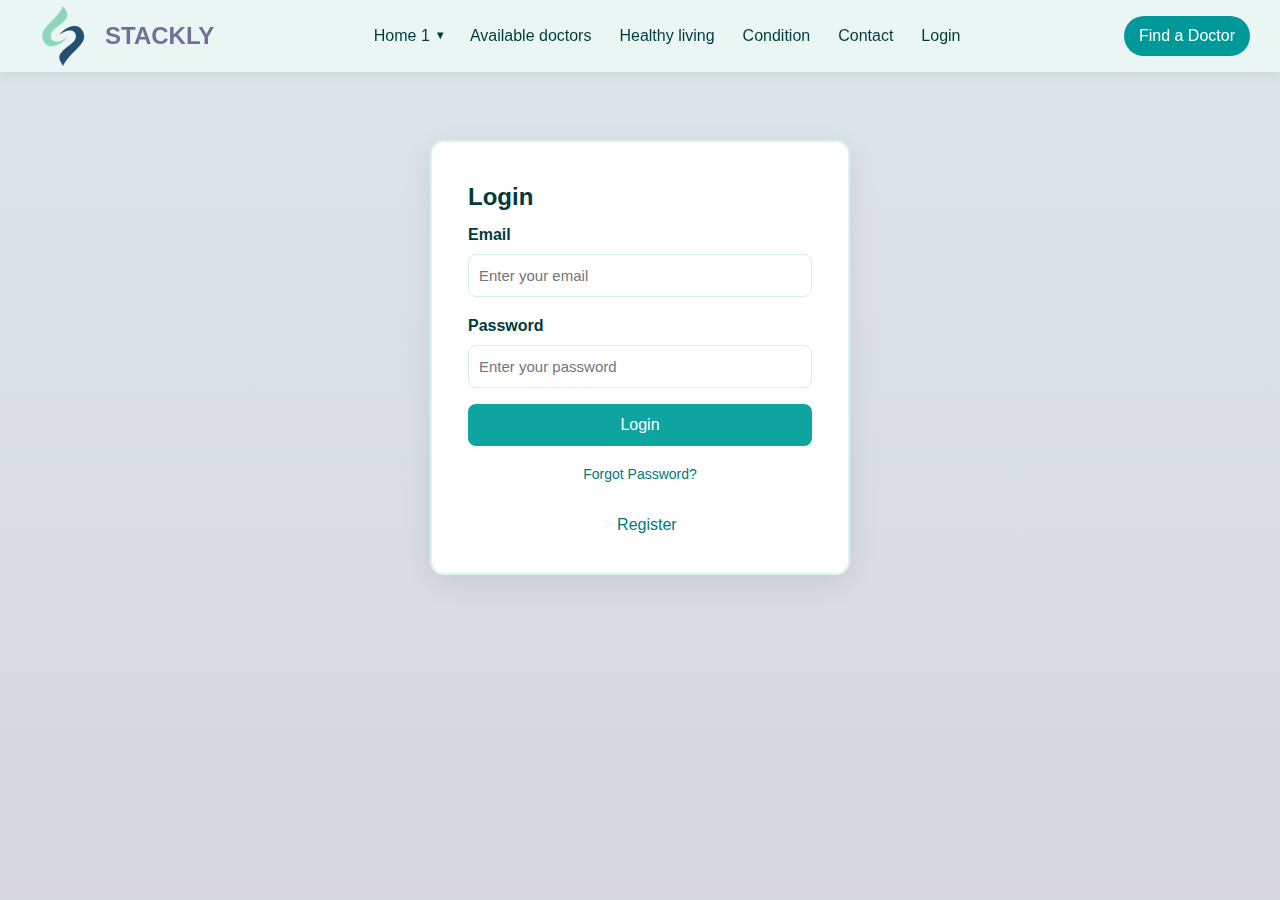
<file: login.html>
<!doctype html>
<html lang="en">
<head>
  <meta charset="utf-8" />
  <meta name="viewport" content="width=device-width,initial-scale=1" />
  <title>Stackly HealthPortal — Login</title>

  <!-- Font Awesome (optional, hamburger uses text fallback) -->
  <link rel="stylesheet" href="https://cdnjs.cloudflare.com/ajax/libs/font-awesome/6.6.0/css/all.min.css"/>

  <style>
    :root{
      --teal:#008c8c;
      --teal-dark:#007979;
      --bg:#eefafa;
      --header:#eaf6f4;
      --text:#003b3b;
    }

    /* Page body */
    body{
      margin:0;
      padding-top:110px; /* header space */
      font-family: "Segoe UI", Roboto, Arial, sans-serif;
      background:var(--bg);
    }

    /* Header */
    .header{
      position:fixed;
      top:0;
      left:0;
      right:0;
      height:72px;
      display:flex;
      align-items:center;
      justify-content:space-between;
      padding:12px 20px;
      background:var(--header);
      box-shadow:0 2px 12px rgba(0,0,0,0.08);
      z-index:3000;
    }
    .logo{display:flex;align-items:center;gap:10px;text-decoration:none;color:var(--text);}
    .logo img{width:52px;height:52px;border-radius:8px;object-fit:cover;}
    .logo span{font-weight:700;font-size:1.25rem;color:var(--text);}

    /* menu icon (hamburger) */
    .menu-icon{
      display:none;
      font-size:28px;
      line-height:1;
      cursor:pointer;
      color:var(--text);
      background:transparent;
      border:none;
      padding:6px;
      z-index:3500; /* above mobile menu */
    }

    /* Navbar (desktop) */
    .navbar{display:flex;}
    .navbar ul{
      list-style:none;
      margin:0;
      padding:0;
      display:flex;
      gap:20px;
      align-items:center;
    }
    .navbar a, .dropbtn{
      color:var(--text);
      text-decoration:none;
      font-weight:500;
      cursor:pointer;
      padding:6px 4px;
    }

    /* Dropdown desktop style */
    .dropdown{position:relative;}
    .dropdown .submenu{
      position:absolute;
      top:38px;
      left:0;
      background:white;
      border-radius:10px;
      box-shadow:0 6px 18px rgba(0,0,0,0.08);
      min-width:160px;
      display:none;
      flex-direction:column;
      padding:6px 0;
      z-index:3100;
    }
    .dropdown .submenu a{
      display:block;
      color:var(--text);
      padding:9px 14px;
      text-decoration:none;
      white-space:nowrap;
    }
    .dropdown:hover > .submenu { display:flex; } /* hover for desktop */

    /* Mobile styles */
    @media (max-width:900px){
      .menu-icon{display:block;}
      .navbar{display:none; position:fixed; top:76px; right:16px; width:260px; max-width:92vw; border-radius:14px; background:var(--teal); box-shadow:0 8px 28px rgba(0,0,0,0.28); padding:10px 0; flex-direction:column; z-index:3200;}
      .navbar.active{display:flex;}
      .navbar ul{flex-direction:column; align-items:flex-start; gap:0; width:100%;}
      .navbar li{width:100%;}
      .navbar a, .dropbtn{color:white; display:block; width:100%; padding:12px 18px; font-size:16px; box-sizing:border-box;}
      .navbar a:hover, .dropbtn:hover{background:rgba(255,255,255,0.04);}

      /* Mobile submenu — inside teal box */
      .dropdown .submenu{
        position:relative;
        top:0;
        left:0;
        background:transparent;
        box-shadow:none;
        display:none; /* toggled via JS */
        padding-left:12px;
      }
      .dropdown .submenu a{ color: #eafefe; padding:10px 18px; font-size:15px; }
      .dropdown.open > .submenu{ display:flex; flex-direction:column; }
    }

    /* Login container */
    .login-container{
      max-width:420px;
      margin:40px auto;
      background:#fff;
      padding:36px;
      border-radius:14px;
      box-shadow:0 8px 30px rgba(0,0,0,0.08);
      border:2px solid #d6f5f4;
      text-align:left;
    }
    .login-container h2{margin:0 0 6px 0;color:var(--text);}
    .login-container p.sub{margin:0 0 18px 0;color:#606969;}
    .input-group{margin-bottom:16px;}
    label{display:block;color:var(--text);font-weight:600;margin-bottom:6px;}
    input[type="email"], input[type="password"]{
      width:100%; padding:12px 10px; border-radius:8px; border:1.5px solid #cfeff0; font-size:15px; outline:none;
    }
    input:focus{border-color:var(--teal);}
    .login-btn{width:100%;padding:12px;border-radius:8px;background:var(--teal);color:#fff;border:0;font-size:16px;cursor:pointer;}
    .login-btn:hover{background:var(--teal-dark);}

    .error-msg{color:#c62828;font-size:0.95rem;display:none;margin-bottom:10px;}

    /* small screens spacing */
    @media (max-width:420px){
      .login-container{padding:22px;margin:20px;}
    }
  </style>
</head>
<body>

<!doctype html>
<html lang="en">
<head>
  <meta charset="utf-8" />
  <meta name="viewport" content="width=device-width,initial-scale=1" />
  <title>Stackly HealthPortal  — Trusted Medical News</title>
  <link rel="stylesheet" href="style.css" />
<!doctype html>
<html lang="en">
<head>
  <meta charset="utf-8" />
  <meta name="viewport" content="width=device-width,initial-scale=1" />
  <title>Stackly HealthPortal — Trusted Medical News</title>

  <style>
/* HEADER */
.header {
  display: flex;
  justify-content: space-between;
  align-items: center;
  background-color: #eaf6f4;
  padding: 10px 30px;
  position: fixed;
  top: 0;
  width: 100%;
  z-index: 1000;
}

.logo {
  display: flex;
  align-items: center;
  text-decoration: none;
}

.logo img {
  width: 60px;
  height: 60px;
  border-radius: 8px;
  margin-right: 5px;
}

.logo span {
  font-size: 1.5rem;
  color: #18055391;
}

/* NAVBAR */
.navbar {
  display: flex;
}

.navbar ul {
  list-style: none;
  display: flex;
  align-items: center;
  gap: 20px;
  margin: 0;
  padding: 0;
}

.navbar a {
  text-decoration: none;
  color: #003b3b;
  font-weight: 500;
}

/* DROPDOWN -------------------------------------- */
.dropdown {
  position: relative;
  cursor: pointer;
  user-select: none;
}

.dropdown-toggle {
  display: flex;
  align-items: center;
  gap: 5px;
}

.arrow {
  display: inline-block;
  transition: transform .3s;
  font-size: 0.7em;
}

/* dropdown hidden */
.dropdown-menu {
  max-height: 0;
  overflow: hidden;
  transition: max-height .3s ease;
  background: #e9f7f6;
  position: absolute;
  top: 35px;
  left: 0;
  width: 150px;
  border-radius: 8px;
  box-shadow: 0 3px 10px rgba(0,0,0,0.15);
  padding: 0;
}

.dropdown-menu li a {
  display: block;
  padding: 10px 15px;
  color: #003b3b;
}

/* open state */
.dropdown.open .dropdown-menu {
  max-height: 200px;
}

.dropdown.open .arrow {
  transform: rotate(180deg);
}

/* FIND BUTTON */
.find-doctor-btn {
  background-color: #009999;
  color: white;
  padding: 7px 15px;
  border-radius: 25px;
  text-decoration: none;
}

/* MOBILE MENU ------------------------------- */
.menu-icon {
  display: none;
  font-size: 26px;
  cursor: pointer;
  color: #003b3b;
}

@media(max-width:900px) {

  .navbar {
    display: none;
    flex-direction: column;
    background-color: #009999;
    position: absolute;
    top: 70px;
    right: 20px;
    padding: 15px;
    border-radius: 10px;
    width: 220px;
  }

  .navbar.active {
    display: flex;
  }

  .navbar ul {
    flex-direction: column;
    align-items: flex-start;
    gap: 0;
  }

  .navbar a {
    color: white;
    padding: 10px;
  }

  .menu-icon {
    display: block;
  }

  /* mobile dropdown */
  .dropdown-menu {
    position: static;
    width: 100%;
    background: #008c8c;
    box-shadow: none;
  }

  .dropdown-menu li a {
    color: white;
    padding-left: 25px;
  }
}
@media (max-width: 900px) {
  .find-doctor-btn {
    display: none !important;
  }
}
left: 0;
.dropdown {
  display: block !important;
}
.dropdown-menu {
  position: absolute;
  top: 100%;     /* directly under button */
  left: 0;       /* align under Home 1 */
  width: 150px;
}
@media (max-width: 900px) {
  .dropdown-menu {
    position: static !important; /* no left shifting */
    width: 100% !important;
  }
}
/* HIDE FIND A DOCTOR ON MOBILE */
@media (max-width: 900px) {
  .find-doctor-btn {
    display: none !important;
  }
}
.dropdown-toggle {
    color: #003b3b !important;   /* dark teal */
    font-weight: 500;
}


/* FIX DROPDOWN POSITION — always appear below */
.dropdown {
  display: block !important;
}

.dropdown-menu {
  position: absolute;
  top: 100%;
  left: 0;
  width: 150px;
}

/* Fix on mobile */
@media (max-width: 900px) {
  .dropdown-menu {
    position: static !important;
    width: 100% !important;
  }
}

  </style>
</head>
<body>

<header class="header">
    <a href="index.html" class="logo">
    <img src="logo.webp" alt="logo">
    <span><strong>STACKLY</strong></span>
  </a>

  <nav class="navbar" id="navbar">
    <ul>
      <!-- DROPDOWN -->
      <li class="dropdown">
        <div class="dropdown-toggle">
          Home 1 <span class="arrow">▼</span>
        </div>

        <ul class="dropdown-menu">
          <li><a href="home2.html">Home 2</a></li>
        </ul>
      </li>

      <li><a href="docsavai.html">Available doctors</a></li>
      <li><a href="healthyliving.html">Healthy living</a></li>
      <li><a href="condition.html">Condition</a></li>
      <li><a href="contact.html">Contact</a></li>
      <li><a href="login.html">Login</a></li>
    </ul>
  </nav>

  <a href="docsavai.html" class="find-doctor-btn">Find a Doctor</a>

  <div class="menu-icon" id="menu-icon">&#9776;</div>
</header>

<!-- JS --------------------------------------------- -->
<script>
document.addEventListener("DOMContentLoaded", function () {
  
  const menuIcon = document.getElementById("menu-icon");
  const navbar = document.getElementById("navbar");

  // mobile menu toggle
  menuIcon.addEventListener("click", () => {
    navbar.classList.toggle("active");
  });

  // dropdown
  const dropdown = document.querySelector(".dropdown");
  const toggle = document.querySelector(".dropdown-toggle");

  toggle.addEventListener("click", (e) => {
    e.stopPropagation();
    dropdown.classList.toggle("open");
  });

  document.addEventListener("click", () => {
    dropdown.classList.remove("open");
  });
});
</script>

</body>
</html>
<main class="pt-32"></main>
<!-- LOGIN FORM -->
<div class="login-container">
  <h2>Login</h2>

  <p class="error-msg" id="errorMsg">⚠️ Please fill all the details</p>
  <p class="error-msg" id="emailErr">⚠️ Email must end with @gmail.com</p>

  <div class="input-group">
    <label>Email</label>
    <input type="email" id="email" placeholder="Enter your email">
  </div>

  <div class="input-group">
    <label>Password</label>
    <input type="password" id="password" placeholder="Enter your password">
  </div>

  <button class="login-btn" id="loginBtn">Login</button>

  <!-- EXTRA LINKS -->
  <div style="margin-top:15px; text-align:center;">
    <a href="forget.html" style="color:#007a7a; text-decoration:none; font-size:14px;">
      Forgot Password?
    </a>
    <br><br>
    <span style="font-size:14px;"style="color:black; text-decoration:none;"></span>>
      <a href="signup.html" style="color:#007a7a; text-decoration:none;">Register</a>
    </span>
  </div>
</div>


  <script>
    // LOGIN VALIDATION
document.getElementById("loginBtn").addEventListener("click", function () {

  const email = document.getElementById("email").value.trim();
  const password = document.getElementById("password").value.trim();
  const errorMsg = document.getElementById("errorMsg");
  const emailErr = document.getElementById("emailErr");

  // Hide all errors first
  errorMsg.style.display = "none";
  emailErr.style.display = "none";

  // Empty fields
  if (email === "" || password === "") {
    errorMsg.style.display = "block";
    return;
  }

  // Email must be gmail only
  if (!email.endsWith("@gmail.com")) {
    emailErr.style.display = "block";
    return;
  }

  // If everything correct → Go to 404 page
  window.location.href = "404.html";
});

    (function(){
      // Elements
      const menuIcon = document.getElementById('menuIcon');
      const navbar = document.getElementById('navbar');
      const dropBtns = Array.from(document.querySelectorAll('.dropbtn'));
      const loginBtn = document.getElementById('loginBtn');
      const errorMsg = document.getElementById('errorMsg');

      // Toggle mobile menu open/close
      function toggleMenu(){
        const opened = navbar.classList.toggle('active');
        // update aria
        menuIcon.setAttribute('aria-expanded', opened ? 'true' : 'false');
        // change icon (bar <-> X)
        const icon = menuIcon.querySelector('i');
        if(opened){
          // show X
          icon.className = 'fa fa-times';
        } else {
          icon.className = 'fa fa-bars';
          // also close any open submenus
          document.querySelectorAll('.dropdown.open').forEach(d => d.classList.remove('open'));
        }
      }

      menuIcon.addEventListener('click', function(e){
        e.stopPropagation();
        toggleMenu();
      });

      // Toggle each dropdown submenu (works for mobile and keeps hover for desktop)
      dropBtns.forEach(btn => {
        // click toggles submenu (for mobile). For desktop hover still works via CSS.
        btn.addEventListener('click', function(e){
          e.stopPropagation();
          const parent = btn.closest('.dropdown');
          // if navbar is not active (desktop), we still want toggle on click to support touch devices
          parent.classList.toggle('open');
        });

        // allow keyboard toggling
        btn.addEventListener('keydown', function(e){
          if(e.key === 'Enter' || e.key === ' '){
            e.preventDefault();
            this.click();
          }
        });
      });

      // Close menu or dropdown when clicking outside
      document.addEventListener('click', function(e){
        // close mobile menu if open and click outside navbar and menuIcon
        if(navbar.classList.contains('active')){
          const clickedInsideNav = navbar.contains(e.target) || menuIcon.contains(e.target);
          if(!clickedInsideNav){
            navbar.classList.remove('active');
            menuIcon.setAttribute('aria-expanded','false');
            // reset icon
            const icon = menuIcon.querySelector('i');
            icon.className = 'fa fa-bars';
          }
        }
        // close dropdowns
        document.querySelectorAll('.dropdown.open').forEach(d => {
          if(!d.contains(e.target)) d.classList.remove('open');
        });
      });

      // Prevent clicks inside navbar from bubbling to document (so it won't close immediately)
      navbar.addEventListener('click', function(e){
        e.stopPropagation();
      });

      // LOGIN validation
      loginBtn.addEventListener('click', function(){
        const email = document.getElementById('email').value.trim();
        const pwd = document.getElementById('password').value.trim();
        if(email === '' || pwd === ''){
          errorMsg.style.display = 'block';
          // scroll into view on small devices
          if(window.innerWidth <= 900){
            window.scrollTo({top: 160, behavior: 'smooth'});
          }
          return;
        }
        // Success — redirect to 404 page as requested
        window.location.href = '404.html';
      });

      // Accessibility: close mobile menu on resize to desktop
      window.addEventListener('resize', function(){
        if(window.innerWidth > 900){
          navbar.classList.remove('active');
          const icon = menuIcon.querySelector('i');
          icon.className = 'fa fa-bars';
          menuIcon.setAttribute('aria-expanded','false');
          document.querySelectorAll('.dropdown.open').forEach(d => d.classList.remove('open'));
        }
      });

    })();
  </script>
</body>
</html>
</file>
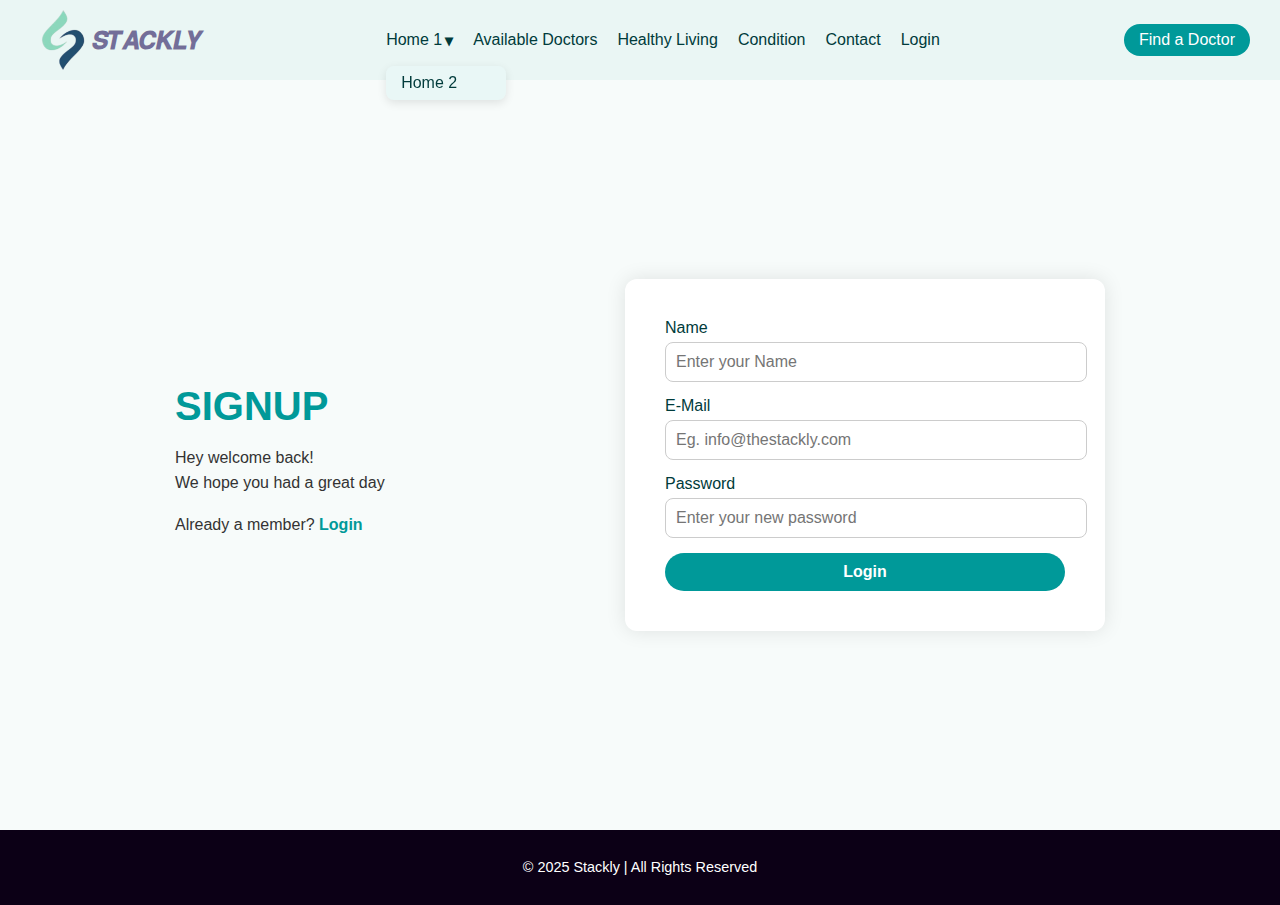
<file: signup.html>
<!DOCTYPE html>
<html lang="en">
<head>
  <meta charset="UTF-8">
  <meta name="viewport" content="width=device-width, initial-scale=1.0">
  <title>Stackly Login</title>
  <link rel="stylesheet" href="https://cdnjs.cloudflare.com/ajax/libs/font-awesome/6.5.0/css/all.min.css">

  <style>
    /* ✅ BASIC HEADER STYLE */
    .header {
      display: flex;
      justify-content: space-between;
      align-items: center;
      background-color: #eaf6f4;
      padding: 10px 30px;
      position: fixed;
      top: 0;
      left: 0;
      width: 100%;
      z-index: 1000;
      box-sizing: border-box;
    }

    /* ✅ LOGO */
    .logo {
      display: flex;
      align-items: center;
      text-decoration: none;
    }
    header .logo img {
      width: 60px;
      height: 60px;
      border-radius: 8px;
      margin-right: 2px;
    }
    header .logo span {
      font-size: 1.5rem;
      font-weight: bold;
      color: #18055391;
      position: relative;
      top: 1px;
    }

    /* ✅ NAVBAR */
    .navbar ul {
      list-style: none;
      display: flex;
      align-items: center;
      gap: 20px;
      margin: 0;
      padding: 0;
    }
    .navbar a {
      text-decoration: none;
      color: #003b3b;
      font-weight: 500;
    }
    .navbar a:hover {
      color: #009999;
    }

    /* ✅ DROPDOWN MENU */
    .dropdown {
      position: relative;
    }
    .dropdown-menu {
      display: none;
      position: absolute;
      top: 35px;
      left: 0;
      background: #e9f7f6;
      border-radius: 8px;
      box-shadow: 0 3px 10px rgba(0,0,0,0.1);
      list-style: none;
      padding: 8px 0;
      min-width: 120px;
    }
    .dropdown-menu li {
      width: 100%;
    }
    .dropdown-menu li a {
      display: block;
      padding: 8px 15px;
      color: #003b3b;
    }
    .dropdown-menu li a:hover {
      background-color: #c9eeea;
    }

    /* ✅ SHOW ON HOVER (DESKTOP) */
    .dropdown:hover .dropdown-menu {
      display: block;
    }

    /* ✅ FIND BUTTON */
    .find-doctor-btn {
      background-color: #009999;
      color: white !important;
      padding: 7px 15px;
      border-radius: 25px;
      text-decoration: none;
      white-space: nowrap;
      font-weight: 500;
    }
    .find-doctor-btn:hover {
      background-color: #007777;
    }

    /* ✅ HAMBURGER */
    .menu-icon {
      font-size: 26px;
      cursor: pointer;
      display: none;
      color: #003b3b;
      margin-left: 10px;
    }

    /* ✅ RESPONSIVE MENU */
    @media (max-width: 900px) {
      .navbar {
        display: none;
        flex-direction: column;
        background-color: #009999;
        position: absolute;
        top: 70px;
        right: 20px;
        padding: 15px;
        border-radius: 10px;
        width: 220px;
      }
      .navbar.active {
        display: flex;
      }
      .navbar ul {
        flex-direction: column;
        gap: 0;
      }
      .navbar a {
        color: white;
        padding: 10px;
        border-radius: 8px;
        display: block;
      }
      .navbar a:hover {
        background-color: #007777;
      }
      .find-doctor-btn {
        display: none;
      }
      .menu-icon {
        display: block;
      }

      /* ✅ Mobile dropdown open on click */
      .dropdown-menu {
        position: static;
        background: #008c8c;
        box-shadow: none;
        border-radius: 6px;
        padding: 5px 0;
      }
      .dropdown-menu li a {
        color: white;
        padding-left: 25px;
      }
    }

    /* ✅ LOGIN PAGE */
    body {
      margin: 0;
      font-family: "Poppins", sans-serif;
      background-color: #f7fbfa;
      padding-top: 80px;
      overflow-x: hidden;
    }

    .login-container {
      display: flex;
      justify-content: center;
      align-items: center;
      min-height: calc(100vh - 150px);
      padding: 40px 20px;
      gap: 50px;
      box-sizing: border-box;
    }

    .login-left {
      flex: 1;
      text-align: left;
      max-width: 400px;
    }

    .login-left h1 {
      color: #009999;
      font-size: 2.5rem;
      margin-bottom: 10px;
    }

    .login-left p {
      color: #333;
      line-height: 1.6;
    }

    .signup-text {
      margin-top: 15px;
    }

    .signup-text a {
      color: #009999;
      font-weight: bold;
      text-decoration: none;
    }

    .login-right {
      flex: 1;
      max-width: 400px;
      background: white;
      padding: 40px;
      border-radius: 12px;
      box-shadow: 0 0 20px rgba(0,0,0,0.1);
    }

    .login-right label {
      display: block;
      font-weight: 500;
      margin-bottom: 5px;
      color: #003b3b;
    }

    .login-right input {
      width: 100%;
      padding: 10px;
      margin-bottom: 15px;
      border: 1px solid #ccc;
      border-radius: 8px;
      font-size: 1rem;
    }

    .login-btn {
      background-color: #009999;
      color: white;
      padding: 10px;
      width: 100%;
      border: none;
      border-radius: 25px;
      font-size: 1rem;
      font-weight: bold;
      cursor: pointer;
      transition: 0.3s;
    }

    .login-btn:hover {
      background-color: #007777;
    }

    footer {
      text-align: center;
      background-color: #0c0016;
      color: white;
      padding: 15px 0;
      font-size: 0.9rem;
      width: 100%;
    }

    /* ✅ RESPONSIVE FIXES */
    @media (max-width: 768px) {
      .login-container {
        flex-direction: column;
        padding: 20px;
        gap: 30px;
      }

      .login-left, .login-right {
        max-width: 90%;
        text-align: center;
      }

      .login-right {
        padding: 25px 20px;
      }

      .login-left h1 {
        font-size: 2rem;
      }
    }
    .dropdown {
  position: relative;
  display: flex;
  align-items: center;
  gap: 3px;
}

.dropdown-arrow {
  cursor: pointer;
  color: #003b3b;
  font-weight: bold;
}

@media (max-width: 900px) {
  .dropdown {
    flex-direction: column;
    align-items: flex-start;
  }
  .dropdown-arrow {
    margin-top: 5px;
  }
}

  </style>
</head>

<body>
  <!-- ✅ HEADER START -->
  <header class="header">
    <a href="index.html" class="logo">
      <img src="logo.webp" alt="STACKLY Logo">
      <span><strong>𝑺𝑻𝑨𝑪𝑲𝑳𝒀</strong></span>
    </a>

    <nav class="navbar" id="navbar">
  <ul>
    <li class="dropdown">
  <a href="index.html" class="home-link">Home 1</a>
  <span class="dropdown-arrow">▾</span>
  <ul class="dropdown-menu">
    <li><a href="home2.html">Home 2</a></li>
  </ul>
</li>

    <li><a href="docsavai.html">Available Doctors</a></li>
    <li><a href="healthyliving.html">Healthy Living</a></li>
    <li><a href="condition.html">Condition</a></li>
    <li><a href="contact1.html">Contact</a></li>
    <li><a href="login.html">Login</a></li>
  </ul>
</nav>

    <a href="docsavai.html" class="find-doctor-btn">Find a Doctor</a>
    <div class="menu-icon" id="menu-icon">&#9776;</div>
  </header>
  <!-- ✅ HEADER END -->

  <div class="login-container">
    <!-- Left Section -->
    <div class="login-left">
      <h1>SIGNUP</h1>
      <p>Hey welcome back!<br>We hope you had a great day</p>

      <p class="signup-text">Already a member?
        <a href="login.html">Login</a>
      </p>
    </div>

    <!-- Right Section -->
    <div class="login-right">
      <form onsubmit="return handleLogin(event)">
        <label for="Name">Name</label>
        <input type="text" id="Name" placeholder="Enter your Name" required>

        <label for="email">E-Mail</label>
        <input type="email" id="email" placeholder="Eg. info@thestackly.com" required>

        <label for="password">Password</label>
        <input type="password" id="password" placeholder="Enter your new password" required>

        <button type="submit" class="login-btn">Login</button>
      </form>
    </div>
  </div>

  <footer>
    <p>© 2025 Stackly | All Rights Reserved</p>
  </footer>

<script>
document.addEventListener("DOMContentLoaded", function () {
  const menuIcon = document.getElementById("menu-icon");
  const navbar = document.getElementById("navbar");
  const dropdownArrow = document.querySelector(".dropdown-arrow");
  const dropdownMenu = document.querySelector(".dropdown-menu");

  // ✅ Toggle menu on mobile
  menuIcon.addEventListener("click", () => {
    navbar.classList.toggle("active");
  });

  // ✅ Open dropdown when clicking arrow (not link)
  dropdownArrow.addEventListener("click", (e) => {
    e.stopPropagation();
    dropdownMenu.style.display =
      dropdownMenu.style.display === "block" ? "none" : "block";
  });
});
</script>


</body>
</html>
</file>
<file: style.css>
:root{
  --bg:#eaf3f9f0;           /* cream base */
  --teal:#0ea5a0;           /* main teal */
  --teal-dark:#0b7c79;
  --ink:#12343b;
  --muted:#6b7b7d;
  --card:#ffffff;
  --glass: rgba(255,255,255,0.7);
  --container:1200px;
}
/* Header base */
header {
  display: flex;
  justify-content: space-between;
  align-items: center;
  background-color: #f6fffaf0;  /* soft cream base */
  padding: 15px 40px;
  position: fixed;
  top: 0;
  left: 0;
  right: 0;
  z-index: 1000;
  box-shadow: 0 2px 10px rgba(0,0,0,0.1);
}

/* Logo and title */
.logo {
  display: flex;
  align-items: center;
  gap: 10px;
}

.logo img {
  width: 40px;
  height: 40px;
  border-radius: 8px;
}

.logo h1 {
  font-size: 1.5rem;
  font-weight: bold;
  color: #000;
}

/* Navigation Links */
nav ul {
  display: flex;
  list-style: none;
  gap: 25px;
}

nav ul li a {
  text-decoration: none;
  font-size: 1rem;
  color: #12343b;
  transition: color 0.3s ease;
}

nav ul li a:hover {
  color: #0ea5a0;
}

/* Mobile menu (hamburger toggle) */
.menu-toggle {
  display: none;
  flex-direction: column;
  cursor: pointer;
}

.menu-toggle div {
  width: 25px;
  height: 3px;
  background-color: #12343b;
  margin: 5px 0;
}

/* Responsive Menu for Small Screens */
@media (max-width: 768px) {
  nav ul {
    flex-direction: column;
    background-color: #0ea5a0;
    position: absolute;
    top: 70px;
    right: 0;
    width: 220px;
    text-align: left;
    padding: 20px;
    display: none;
  }

  nav ul.active {
    display: block;
  }

  .menu-toggle {
    display: flex;
  }

  nav ul li a {
    color: white;
    display: block;
    margin: 10px 0;
  }
}


body {
  margin: 0;
  padding: 0;
}

main {
  margin-top: 40px; /* 🔹 adds gap between header and body */
}

  .nav-links {
    flex-direction: column;
    width: 100%;
    margin-top: 10px;
  }

  .find-btn {
    align-self: flex-end;
    margin-top: 10px;
  }


*{box-sizing:border-box;margin:0;padding:0}
html,body{height:100%}

body{
  font-family: "Inter", Poppins, system-ui, -apple-system, "Segoe UI", Roboto, Arial;
  background: linear-gradient(180deg, var(--bg) 0%, #e4e4ebf0 100%);
  color:var(--ink);
  -webkit-font-smoothing:antialiased;
  -moz-osx-font-smoothing:grayscale;
  line-height:1.45;
}
body {
  margin: 0;
  padding: 0;
}

main {
  margin-top: 60px; /* 🔹 adds gap between header and body */
}


/* Header container */
header {
  display: flex;
  justify-content: space-between;
  align-items: center;
  background: #d6cece;
  padding: 10px 80px;
  position: fixed;
  width: 100%;
  top: 0;
  z-index: 999;
}

/* Logo section */
.logo {
  display: flex;
  align-items: center;
}

.logo a {
  display: flex;
  align-items: center;
  text-decoration: none;
}

.logo img {
  width: 45px;
  height: 45px;
  margin-right: 10px;
  border-radius: 8px;
}

.logo h1 {
  color: rgb(10, 10, 10);
  font-family: "Poppins", sans-serif;
  font-size: 22px;
  letter-spacing: 1px;
}

/* Navigation menu */
nav ul {
  list-style: none;
  display: flex;
  gap: 40px;
}

nav ul li a {
  color: rgb(6, 6, 6);
  text-decoration: none;
  font-family: "Poppins", sans-serif;
  font-weight: 500;
  font-size: 16px;
  transition: 0.3s;
}

nav ul li a:hover,
nav ul li a.active {
  color: #f36aff;
  text-shadow: 0 0 8px #f36aff;
}


/* ---------- LAYOUT CONTAINER ---------- */
.container{
  width:94%;
  max-width:var(--container);
  margin:0 auto;
}

/* ---------- FLOATING MOLECULES (loop animation) ---------- */
.float-wrap{position:fixed; inset:0; pointer-events:none; z-index:0}
.molecule{
  position:absolute; border-radius:50%;
  background: linear-gradient(135deg, rgba(14,165,160,0.95), rgba(125,237,230,0.9));
  box-shadow: 0 20px 50px rgba(14,165,160,0.12);
  opacity:0.25;
}
.m1{width:220px;height:220px; left:-80px; top:60px; animation:drift1 18s linear infinite}
.m2{width:140px;height:140px; right:-40px; top:220px; animation:drift2 14s linear infinite}
.m3{width:90px;height:90px; left:10%; bottom:-30px; animation:drift3 22s linear infinite}

@keyframes drift1{0%{transform:translateY(0) translateX(0)}50%{transform:translateY(-40px) translateX(30px)}100%{transform:translateY(0) translateX(0)}}
@keyframes drift2{0%{transform:translateY(0) translateX(0)}50%{transform:translateY(35px) translateX(-20px)}100%{transform:translateY(0) translateX(0)}}
@keyframes drift3{0%{transform:translateY(0)}50%{transform:translateY(-25px)}100%{transform:translateY(0)}}

/* ---------- HEADER ---------- */
.site-header{position:sticky; top:0; z-index:40; backdrop-filter:blur(6px); background:linear-gradient(180deg, rgba(255,255,255,0.7), rgba(255,255,255,0.6)); box-shadow:0 4px 14px rgba(18,52,59,0.03)}
.header-inner{display:flex; align-items:center; gap:18px; padding:14px 0}
.logo{font-weight:700; color:var(--teal-dark); font-size:20px; text-decoration:none}
.nav{display:flex; gap:18px; margin-left:28px}
.nav a{color:var(--ink); text-decoration:none; font-weight:600; padding:8px 6px; border-radius:6px; transition:all .22s}
.nav a:hover{background:var(--glass); color:var(--teal)}
.actions{margin-left:auto; display:flex; gap:12px; align-items:center}
.search{font-size:18px; color:var(--ink); text-decoration:none}
.btn{display:inline-block; padding:10px 14px; border-radius:28px; text-decoration:none; font-weight:700}
.primary{background:linear-gradient(90deg,var(--teal),var(--teal-dark)); color:#080808; box-shadow:0 10px 30px rgba(11,114,133,0.08)}
.ghost{background:transparent; color:var(--teal-dark); border:1px solid rgba(18,52,59,0.06)}

/* ---------- HERO / TOP STORIES ---------- */
.hero{padding:28px 0 36px; position:relative; z-index:10}
.hero-grid{display:grid; grid-template-columns:1fr 420px; gap:28px; align-items:start}
.kicker{font-size:12px; color:var(--teal-dark); font-weight:800; letter-spacing:0.06em}
.hero-title{font-size:30px; margin:8px 0; color:var(--ink); font-weight:800; line-height:1.05; animation:fadeInUp .9s ease both}
.hero-excerpt{color:var(--muted); margin-bottom:14px}
.hero-links{display:flex; gap: 20px; align-items:center}
.card-mini{display:flex; gap:12px; align-items:center; text-decoration:none; padding:8px; border-radius:10px; background:linear-gradient(180deg, rgba(9, 9, 9, 0.9), #ffffff); box-shadow:0 8px 20px rgba(18,52,59,0.03)}
.card-mini img{width:64px; height:48px; object-fit:cover; border-radius:6px}
.mini-text strong{font-size:13px; color:var(--ink)}
.mini-text small{display:block; color:var(--muted)}

.hero-right{display:flex; flex-direction:column; gap:12px}
.hero-image{border-radius:12px; overflow:hidden; box-shadow:0 20px 40px rgba(18,52,59,0.06); animation:floatImg 6s ease-in-out infinite}
.hero-image img{display:block; width:100%; height:200px; object-fit:cover}

/* ---------- LIVING HEALTHY ---------- */
.section{padding:36px 0}
.section-header{display:flex; justify-content:space-between; align-items:center; margin-bottom:18px}
.section-header h2{font-size:22px}
.view-all{color:var(--teal); text-decoration:none; font-weight:700}
.card-row{display:grid; grid-template-columns:repeat(4,1fr); gap:14px}
.tile{background:linear-gradient(180deg,#ffffff,#fbffff); border-radius:10px; padding:12px; text-align:center; box-shadow:0 12px 30px rgba(18,52,59,0.04); transition:transform .28s, box-shadow .28s; cursor:pointer; animation:fadeInUp .8s ease both}
.tile img{width:100%; height:120px; object-fit:cover; border-radius:8px; margin-bottom:10px}
.tile h3{font-size:15px}
.tile:hover{transform:translateY(-8px); box-shadow:0 30px 60px rgba(11,114,133,0.08)}

/* ---------- CONDITIONS ---------- */
.conditions{background:transparent}
.conditions h2{margin-bottom:12px}
.conditions-grid{display:flex; flex-wrap:wrap; gap:10px}
.cond{background:var(--card); padding:10px 12px; border-radius:8px; text-decoration:none; color:var(--ink); box-shadow:0 8px 18px rgba(18,52,59,0.03); font-weight:600; transition:transform .18s}
.cond:hover{transform:translateY(-6px); color:var(--teal)}

/* ---------- NEWS GRID ---------- */
.news{padding-top:18px}
.news-grid{display:grid; grid-template-columns:1fr 320px; gap:20px; align-items:start}
.news-main{background:var(--card); border-radius:12px; overflow:hidden; box-shadow:0 15px 40px rgba(18,52,59,0.04)}
.news-img{width:100%; height:200px; object-fit:fit; display:flex}
.news-content{padding:18px}
.news-content h3{margin-bottom:8px; font-size:20px}
.news-content p{color:var(--muted); margin-bottom:12px}
.read-more{color:var(--teal); text-decoration:none; font-weight:700}

/* side news */
.news-side{padding:12px}
.news-side h4{margin-bottom:8px}
.news-list{list-style:none; padding:0; margin:0; display:flex; flex-direction:column; gap:8px}
.news-list a{text-decoration:none; color:var(--ink); font-weight:600}
.news-list a:hover{color:var(--teal)}

/* ---------- VIDEO SPOTLIGHT ---------- */
.video-spotlight{padding-top:14px}
.video-grid{display:grid; grid-template-columns:1fr 320px; gap:18px}
.video-player{background:var(--card); padding:14px; border-radius:12px; box-shadow:0 15px 40px rgba(18,52,59,0.04)}
.video-thumb{position:relative; overflow:hidden; border-radius:8px}
.video-thumb img{width:100%; height:220px; object-fit:cover; display:block}
.play{position:absolute; left:50%; top:50%; transform:translate(-50%,-50%); background:rgba(11,114,133,0.75); color:rgb(17, 15, 15); width:64px; height:64px; border-radius:50%; display:flex; align-items:center; justify-content:center; font-size:22px; box-shadow:0 10px 30px rgba(11,114,133,0.15)}
.video-title{margin-top:10px; font-weight:700}
.video-list{display:flex; flex-direction:column; gap:10px}
.v-item{display:flex; gap:10px; align-items:center; background:var(--card); padding:8px; border-radius:8px}
.v-item img{width:86px; height:60px; object-fit:cover; border-radius:6px}


body {
  margin: 0;
  padding: 0;
}

main {
  margin-top: 60px; /* 🔹 adds gap between header and body */
}

* {
  margin: 0;
  padding: 0;
  box-sizing: border-box;
  font-family: "Segoe UI", sans-serif;
}
header {
  background-color: #f1faf9; /* your header bg color */
  padding: 15px 0;
  box-shadow: 0 2px 5px rgba(0,0,0,0.1);
}

/* Add a gap below the header */
header {
  margin-bottom: 40px; /* 🔹 adjust this value for more/less space */
}

/* Optional — make sure the next section doesn’t stick too close */
section:first-of-type,
main {
  padding-top: 10px;
}


}
/* 🩵 Hero Section Layout */
.hero-section {
  display: flex;
  justify-content: space-between;
  align-items: center;
  flex-wrap: wrap; /* allows stacking on smaller screens */
  padding: 40px 80px;
  background: linear-gradient(to right, #f6fffaf0, #d7f5f3);
  gap: 30px;
}

/* 🌸 Left side text area (optional if you have one) */
.hero-left {
  flex: 1;
  min-width: 300px;
}

/* 🐾 Right side image */
.hero-right {
  flex: 1;
  min-width: 280px;
  display: flex;
  justify-content: flex-end;
  align-items: center;
}

/* 🌼 Image style */
.hero-image img {
  width: 380px;
  max-width: 100%;
  border-radius: 15px;
  box-shadow: 0 4px 20px rgba(0,0,0,0.15);
  transition: transform 0.3s ease, box-shadow 0.3s ease;
}

/* 🪄 Soft hover animation */
.hero-image img:hover {
  transform: scale(1.05);
  box-shadow: 0 8px 25px rgba(0,0,0,0.25);
}

/* 📱 Mobile responsiveness */
@media (max-width: 768px) {
  .hero-section {
    flex-direction: column;
    text-align: center;
    padding: 20px;
  }

  .hero-right {
    justify-content: center;
    margin-top: 20px;
  }

  .hero-image img {
    width: 90%;
  }
}

body {
  background-color: #070707;
  color: #f5f4f4;
  line-height: 1.6;
  padding: 30px;
}
/* Living Healthy — layout + mobile friendly cards */
.living-healthy {
  padding: 36px 20px;
  background: linear-gradient(180deg, rgba(245,250,250,0.6), rgba(240,247,246,0.6));
  color: #073c38;
}

/* header row */
.living-healthy .section-head {
  display:flex;
  justify-content:space-between;
  align-items:center;
  gap:12px;
  margin: 0 4px 18px;
}
.living-healthy h2 {
  font-size:1.45rem;
  margin:0;
  color:#0b3d3a; /* dark */
  font-weight:700;
}
.living-healthy .view-all{
  color:#0ea5a0;
  text-decoration:none;
  font-weight:600;
  font-size:0.95rem;
}

/* cards container: horizontal scroll on small screens, grid on larger */
.lh-cards{
  display:flex;
  gap:18px;
  overflow-x:auto;
  padding-bottom:6px;
  -webkit-overflow-scrolling:touch;
  scroll-snap-type:x mandatory;
}

/* each card */
.lh-card{
  flex:0 0 190px;          /* card width on mobile */
  background:#fff;
  border-radius:12px;
  box-shadow:0 6px 18px rgba(11,80,78,0.06);
  overflow:hidden;
  scroll-snap-align:center;
  display:flex;
  flex-direction:column;
  align-items:center;
  text-align:center;
  min-height:260px;        /* ensures image+title visible */
  padding:12px;
}

/* image container keeps aspect ratio */
.lh-card-img{
  width:100%;
  height:140px;
  border-radius:8px;
  overflow:hidden;
  background: #f3f8f7;
  display:flex;
  align-items:center;
  justify-content:center;
  margin-bottom:12px;
}
.lh-card-img img{
  width:100%;
  height:100%;
  object-fit:cover;    /* CRITICAL — shows whole image, not squashed */
  display:block;
}

/* title */
.lh-card-title{
  font-size:1rem;
  color:#0b3d3a;       /* dark color */
  margin:8px 0 0;
  line-height:1.25;
  flex-shrink:0;
}

/* Large screens: show more columns and center content */
@media (min-width: 900px){
  .lh-cards {
    display:grid;
    grid-template-columns: repeat(4, 1fr);
    gap: 26px;
    overflow: visible;
  }
  .lh-card {
    min-height: 220px;
    padding:18px;
  }
  .lh-card-img { height: 140px; }
}


h3 {
  font-size: 20px;
  color: #fafafa;
  font-weight: 600;
  letter-spacing: 1px;
  margin-bottom: 15px;
}

section {
  margin-bottom: 40px;
}

.cards {
  display: grid;
  grid-template-columns: repeat(auto-fit, minmax(270px, 1fr));
  gap: 20px;
}

.card {
  background: #f9f9f9;
  border: 1px solid #282626;
  border-radius: 6px;
  overflow: hidden;
  transition: 0.3s ease;
}

.card:hover {
  transform: translateY(-5px);
  box-shadow: 0 4px 15px rgba(0,0,0,0.1);
}

.card img {
  width: 100%;
  height: 180px;
  object-fit: cover;
}

.card .text {
  padding: 15px;
}

.card h4 {
  font-size: 15px;
  color: #1a3e78;
  margin-bottom: 8px;
}

.card p {
  font-size: 13px;
  color: #444;
}

/* Trending Topics */
.trending-topics .tags {
  display: flex;
  flex-wrap: wrap;
  gap: 10px;
}

.trending-topics span {
  background-color: #f0f4ff;
  color: #1a3e78;
  border-radius: 20px;
  padding: 6px 14px;
  font-size: 12px;
  border: 1px solid #cfd8e3;
  cursor: pointer;
  transition: 0.3s;
}

.trending-topics span:hover {
  background-color: #1a3e78;
  color: #fff;
}


footer {
  background: #120013;
  color: rgb(228, 220, 220);
  padding: 60px 80px 20px;
}

.footer-container {
  display: flex;
  justify-content: space-between;
  gap: 40px;
  flex-wrap: wrap;
}

.footer-logo img {
  width: 50px;
  border-radius: 10px;
}

.footer-logo p {
  margin-top: 10px;
  color: #aaa;
}

.footer-links ul {
  list-style: none;
  margin-top: 10px;
}

.footer-links ul li a {
  color: #ccc;
  text-decoration: none;
  transition: 0.3s;
}

.footer-links ul li a:hover {
  color: #ff4bff;
}

.footer-contact p {
  color: #aaa;
  margin-top: 8px;
}

.copyright {
  text-align: center;
  margin-top: 40px;
  border-top: 1px solid #333;
  padding-top: 20px;
  color: #777;
}
/* 🌙 Responsive Navbar Design */
@media (max-width: 900px) 
{
  nav {
    display: flex;
    justify-content: space-between;
    align-items: center;
    padding: 15px 25px;
    position: relative;
  }
}
/* 🌙 Responsive Navbar Design */
@media (max-width: 900px) 
{
  nav {
    display: flex;
    justify-content: space-between;
    align-items: center;
    padding: 15px 25px;
    position: relative;
  }
}

/* RESPONSIVE */
@media (max-width: 768px) {
  .header-container {
    flex-direction: column;
    gap: 10px;
  }

  nav ul {
    flex-wrap: wrap;
    justify-content: center;
  }

  .hero {
    padding: 70px 10px;
  }
}
.hero {
  position: relative;
  overflow: hidden;
}

.hero-img {
  width: 100%;
  height: 420px;
  object-fit: cover;
  border-bottom: 4px solid var(--teal);
}

.hero-content {
  position: absolute;
  top: 40%;
  left: 50%;
  transform: translate(-50%, -50%);
  background: rgba(255, 255, 255, 0.8);
  padding: 20px 30px;
  border-radius: 10px;
  text-align: center;
}

.info-box img {
  width: 100%;
  height: 150px;
  object-fit: cover;
  border-radius: 10px;
  margin-bottom: 10px;
}

.promo-box img {
  width: 100%;
  height: 130px;
  object-fit: cover;
  border-radius: 8px;
  margin-bottom: 10px;
}

.cat img {
  width: 100%;
  height: 120px;
  border-radius: 50%;
  object-fit: cover;
}

.product img {
  width: 100%;
  height: 180px;
  object-fit: cover;
  border-radius: 8px;
  margin-bottom: 10px;
}

@media (max-width: 768px) {
  .hero-content {
    position: relative;
    transform: none;
    left: 0;
    top: 0;
    margin-top: 15px;
    background: transparent;
  }
}
</file>
<file: drugs.css>
/* ---------- FLOATING MOLECULES ---------- */
.float-wrap{position:fixed; inset:0; pointer-events:none; z-index:0}
.molecule{
  position:absolute; border-radius:50%;
  background: linear-gradient(135deg, rgba(14,165,160,0.95), rgba(125,237,230,0.9));
  box-shadow: 0 20px 50px rgba(14,165,160,0.12);
  opacity:0.25;
}
.m1{width:220px;height:220px; left:-80px; top:60px; animation:drift1 18s linear infinite}
.m2{width:140px;height:140px; right:-40px; top:220px; animation:drift2 14s linear infinite}
.m3{width:90px;height:90px; left:10%; bottom:-30px; animation:drift3 22s linear infinite}

@keyframes drift1{0%{transform:translateY(0) translateX(0)}50%{transform:translateY(-40px) translateX(30px)}100%{transform:translateY(0) translateX(0)}}
@keyframes drift2{0%{transform:translateY(0) translateX(0)}50%{transform:translateY(35px) translateX(-20px)}100%{transform:translateY(0) translateX(0)}}
@keyframes drift3{0%{transform:translateY(0)}50%{transform:translateY(-25px)}100%{transform:translateY(0)}}

/* ---------- HEADER ---------- */
.site-header{position:sticky; top:0; z-index:40; backdrop-filter:blur(6px); background:linear-gradient(180deg, rgba(255,255,255,0.7), rgba(255,255,255,0.6)); box-shadow:0 4px 14px rgba(18,52,59,0.03)}
.header-inner{display:flex; align-items:center; gap:18px; padding:14px 0}
.logo{font-weight:700; color:var(--teal-dark); font-size:20px; text-decoration:none}
.nav{display:flex; gap:18px; margin-left:28px}
.nav a{color:var(--ink); text-decoration:none; font-weight:600; padding:8px 6px; border-radius:6px; transition:all .22s}
.nav a:hover{background:var(--glass); color:var(--teal)}
.actions{margin-left:auto; display:flex; gap:12px; align-items:center}
.search{font-size:18px; color:var(--ink); text-decoration:none}
.btn{display:inline-block; padding:10px 14px; border-radius:28px; text-decoration:none; font-weight:700}
.primary{background:linear-gradient(90deg,var(--teal),var(--teal-dark)); color:#fff; box-shadow:0 10px 30px rgba(11,114,133,0.08)}
.ghost{background:transparent; color:var(--teal-dark); border:1px solid rgba(18,52,59,0.06)}

:root {
  --teal: #008080;
  --dark: #0a2433;
  --cream: #f7faf9;
  --gray: #efeeee;
  --white: #fff;
}

:root {
  --teal: #008080;
  --dark: #0a2433;
  --cream: #f7faf9;
  --gray: #555;
  --white: #fff;
}
* {
  margin: 0;
  padding: 0;
  box-sizing: border-box;
  font-family: 'Poppins', sans-serif;
}

body {
  background: #e9ecec;
  color: #333;
  line-height: 1.6;
}

/* ---------- TOP DEALS SECTION ---------- */
.top-deals {
  display: flex;
  justify-content: center;
  align-items: stretch;
  flex-wrap: wrap;
  gap: 25px;
  margin: 140px auto 40px;
  width: 90%;
  max-width: var(--container);
}

.deal {
  flex: 1 1 300px;
  padding: 40px;
  color: #fff;
  border-radius: 10px;
  text-align: center;
  background: #482b63;
  position: relative;
  min-width: 280px;
  max-width: 350px;
}

.deal.green { background: #0ea5a0; }
.deal.supplements { background: #555; }
.deal.aspirin { background: #f0f0f0; color: #333; }

.deal h2 {
  font-size: 22px;
  margin-bottom: 15px;
}

.deal a {
  background: #fff;
  color: #0ea5a0;
  padding: 8px 15px;
  border-radius: 5px;
  text-decoration: none;
  font-weight: 600;
  transition: all 0.3s;
}

.deal a:hover {
  background: #0ea5a0;
  color: #fff;
}

/* ---------- PRODUCTS ---------- */
.add-btn {
  display: inline-block;
  background-color: #a855f7;
  color: white;
  padding: 10px 20px;
  border-radius: 6px;
  text-decoration: none;
  font-weight: 600;
  transition: 0.3s;
}
.add-btn:hover {
  background-color: #9333ea;
}

.products {
  width: 90%;
  max-width: var(--container);
  margin: 0 auto 60px;
}

.products h2 {
  text-align: center;
  margin-bottom: 25px;
  font-size: 26px;
  font-weight: 600;
}

.product-grid {
  display: grid;
  grid-template-columns: repeat(auto-fit, minmax(220px, 1fr));
  gap: 25px;
  justify-items: center;
}

.product-card {
  width: 220px;
  background: #cf9898;
  border: 1px solid #050505;
  border-radius: 10px;
  padding: 15px;
  text-align: center;
  position: relative;
  transition: 0.3s;
}

.product-card:hover {
  transform: translateY(-5px);
}

.product-card img {
  width: 100%;
  height: 200px;
  object-fit: contain;
  border-radius: 10px;
}

.sale {
  background: #e63946;
  color: #fff;
  padding: 4px 8px;
  border-radius: 4px;
  font-size: 12px;
  position: absolute;
  top: 10px;
  left: 10px;
}

.price-old {
  text-decoration: line-through;
  color: gray;
}

button {
  background: #0ea5a0;
  color: #fff;
  border: none;
  padding: 8px 15px;
  margin-top: 10px;
  border-radius: 5px;
  cursor: pointer;
}

button:hover {
  background: #0b7c79;
}

/* ---------- ACE OFFER ---------- */
.ace-offer {
  margin: 50px 0;
  text-align: center;
}

.offer-content {
  display: flex;
  flex-wrap: wrap;
  align-items: center;
  justify-content: center;
  background: #f6f6f6;
  border-radius: 10px;
  padding: 20px;
  text-align: center;
  gap: 20px;
}
button.add {
  background-color: #00b894;
  color: white;
  border: none;
  padding: 8px 15px;
  border-radius: 5px;
  cursor: pointer;
  transition: transform 0.2s ease;
}

button.add:hover {
  background-color: #009972;
  transform: scale(1.1);
}


/* ACE OFFER */
.ace-offer {
  margin: 50px 0;
}

.offer-content {
  display: flex;
  flex-wrap: wrap;
  align-items: center;
  justify-content: center;
  background: #f6f6f6;
  border-radius: 10px;
  padding: 20px;
  text-align: center;
}

.offer-content img {
  width: 200px;
  margin-right: 20px;
}

.offer-content h2 {
  color: #333;
}

.offer-content span {
  color: red;
  font-weight: 700;
}

/* RECENT POSTS */
.recent-posts h2 {
  text-align: center;
  margin: 40px 0 20px;
}

.posts-grid {
  display: grid;
  grid-template-columns: repeat(auto-fit, minmax(250px, 1fr));
  gap: 20px;
}

.post img {
  width: 100%;
  border-radius: 10px;
}

.post p {
  text-align: center;
  margin-top: 10px;
  font-weight: 500;
}
</file>
<file: condition.css>
/* ---------- VARIABLES & RESET ---------- */
:root{
  --bg:#f6fffaf0;           /* cream base */
  --teal:#0ea5a0;           /* main teal */
  --teal-dark:#0b7c79;
  --ink:#12343b;
  --muted:#6b7b7d;
  --card:#ffffff;
  --glass: rgba(255,255,255,0.7);
  --container:1200px;
}

*{box-sizing:border-box;margin:0;padding:0}
html,body{height:100%}

body{
  font-family: "Inter", Poppins, system-ui, -apple-system, "Segoe UI", Roboto, Arial;
  background: linear-gradient(180deg, var(--bg) 0%, #effffcf0 100%);
  color:var(--ink);
  -webkit-font-smoothing:antialiased;
  -moz-osx-font-smoothing:grayscale;
  line-height:1.45;
}
body {
  margin: 0;
  padding-top: 90px; /* space for fixed header */
}
/* Header container */
header {
  display: flex;
  justify-content: space-between;
  align-items: center;
  background: #ece9e9;
  padding: 10px 80px;
  position: fixed;
  width: 100%;
  top: 0;
  z-index: 999;
}

/* Logo section */
.logo {
  display: flex;
  align-items: center;
}

.logo a {
  display: flex;
  align-items: center;
  text-decoration: none;
}

.logo img {
  width: 45px;
  height: 45px;
  margin-right: 10px;
  border-radius: 8px;
}

.logo h1 {
  color: rgb(15, 15, 15);
  font-family: "Poppins", sans-serif;
  font-size: 22px;
  letter-spacing: 1px;
}

/* Navigation menu */
nav ul {
  list-style: none;
  display: flex;
  gap: 40px;
}

nav ul li a {
  color: rgb(15, 15, 15);
  text-decoration: none;
  font-family: "Poppins", sans-serif;
  font-weight: 500;
  font-size: 16px;
  transition: 0.3s;
}

nav ul li a:hover,
nav ul li a.active {
  color: #f36aff;
  text-shadow: 0 0 8px #f36aff;
}


/* ---------- LAYOUT CONTAINER ---------- */
.container{
  width:94%;
  max-width:var(--container);
  margin:0 auto;
}

/* ---------- FLOATING MOLECULES (loop animation) ---------- */
.float-wrap{position:fixed; inset:0; pointer-events:none; z-index:0}
.molecule{
  position:absolute; border-radius:50%;
  background: linear-gradient(135deg, rgba(14,165,160,0.95), rgba(125,237,230,0.9));
  box-shadow: 0 20px 50px rgba(14,165,160,0.12);
  opacity:0.25;
}
.m1{width:220px;height:220px; left:-80px; top:60px; animation:drift1 18s linear infinite}
.m2{width:140px;height:140px; right:-40px; top:220px; animation:drift2 14s linear infinite}
.m3{width:90px;height:90px; left:10%; bottom:-30px; animation:drift3 22s linear infinite}

@keyframes drift1{0%{transform:translateY(0) translateX(0)}50%{transform:translateY(-40px) translateX(30px)}100%{transform:translateY(0) translateX(0)}}
@keyframes drift2{0%{transform:translateY(0) translateX(0)}50%{transform:translateY(35px) translateX(-20px)}100%{transform:translateY(0) translateX(0)}}
@keyframes drift3{0%{transform:translateY(0)}50%{transform:translateY(-25px)}100%{transform:translateY(0)}}

/* ---------- HEADER ---------- */
.site-header{position:sticky; top:0; z-index:40; backdrop-filter:blur(6px); background:linear-gradient(180deg, rgba(255,255,255,0.7), rgba(255,255,255,0.6)); box-shadow:0 4px 14px rgba(18,52,59,0.03)}
.header-inner{display:flex; align-items:center; gap:18px; padding:14px 0}
.logo{font-weight:700; color:var(--teal-dark); font-size:20px; text-decoration:none}
.nav{display:flex; gap:18px; margin-left:28px}
.nav a{color:var(--ink); text-decoration:none; font-weight:600; padding:8px 6px; border-radius:6px; transition:all .22s}
.nav a:hover{background:var(--glass); color:var(--teal)}
.actions{margin-left:auto; display:flex; gap:12px; align-items:center}
.search{font-size:18px; color:var(--ink); text-decoration:none}
.btn{display:inline-block; padding:10px 14px; border-radius:28px; text-decoration:none; font-weight:700}
.primary{background:linear-gradient(90deg,var(--teal),var(--teal-dark)); color:#fff; box-shadow:0 10px 30px rgba(11,114,133,0.08)}
.ghost{background:transparent; color:var(--teal-dark); border:1px solid rgba(18,52,59,0.06)}
/* Condition Boxes */
.conditions {
  display: grid;
  grid-template-columns: repeat(auto-fit, minmax(280px, 1fr));
  gap: 25px;
  padding: 40px;
}

.condition {
  background-color: #fff;
  border-radius: 15px;
  box-shadow: 0 4px 10px rgba(0, 80, 80, 0.15);
  text-align: center;
  padding: 20px;
  transition: all 0.4s ease;
  animation: float 4s ease-in-out infinite;
}

.condition:hover {
  transform: translateY(-8px) scale(1.03);
  box-shadow: 0 10px 20px rgba(0, 128, 128, 0.3);
}

.condition img {
  width: 100%;
  height: 180px;
  object-fit: cover;
  border-radius: 10px;
  margin-bottom: 15px;
}

.condition h2 {
  color: #006666;
  margin-bottom: 10px;
}

.condition p {
  font-size: 0.95rem;
  color: #333;
}

footer {
  background: #120013;
  color: white;
  padding: 60px 80px 20px;
}

.footer-container {
  display: flex;
  justify-content: space-between;
  gap: 40px;
  flex-wrap: wrap;
}

.footer-logo img {
  width: 50px;
  border-radius: 10px;
}

.footer-logo p {
  margin-top: 10px;
  color: #aaa;
}

.footer-links ul {
  list-style: none;
  margin-top: 10px;
}

.footer-links ul li a {
  color: #ccc;
  text-decoration: none;
  transition: 0.3s;
}

.footer-links ul li a:hover {
  color: #ff4bff;
}

.footer-contact p {
  color: #aaa;
  margin-top: 8px;
}

.copyright {
  text-align: center;
  margin-top: 40px;
  border-top: 1px solid #333;
  padding-top: 20px;
  color: #777;
}
/* Animations */
@keyframes fadeIn {
  from { opacity: 0; transform: translateY(-20px); }
  to { opacity: 1; transform: translateY(0); }
}

@keyframes float {
  0%, 100% { transform: translateY(0); }
  50% { transform: translateY(-10px); }
}

/* Responsive */
@media (max-width: 768px) {
  header h1 { font-size: 2rem; }
  .conditions { padding: 20px; }
  .condition img { height: 150px; }
}
</file>
<file: doctors.css>
/* ---------- VARIABLES & RESET ---------- */
:root{
  --bg:#f6fffaf0;           /* cream base */
  --teal:#0ea5a0;           /* main teal */
  --teal-dark:#0b7c79;
  --ink:#12343b;
  --muted:#6b7b7d;
  --card:#ffffff;
  --glass: rgba(255,255,255,0.7);
  --container:1200px;
}

*{box-sizing:border-box;margin:0;padding:0}
html,body{height:100%}

body{
  font-family: "Inter", Poppins, system-ui, -apple-system, "Segoe UI", Roboto, Arial;
  background: linear-gradient(180deg, var(--bg) 0%, #effffcf0 100%);
  color:var(--ink);
  -webkit-font-smoothing:antialiased;
  -moz-osx-font-smoothing:grayscale;
  line-height:1.45;
}
/* Header container */
header {
  display: flex;
  justify-content: space-between;
  align-items: center;
  background: #ece9e9;
  padding: 10px 80px;
  position: fixed;
  width: 100%;
  top: 0;
  z-index: 999;
}

/* Logo section */
.logo {
  display: flex;
  align-items: center;
}

.logo a {
  display: flex;
  align-items: center;
  text-decoration: none;
}

.logo img {
  width: 45px;
  height: 45px;
  margin-right: 10px;
  border-radius: 8px;
}

.logo h1 {
  color: rgb(15, 15, 15);
  font-family: "Poppins", sans-serif;
  font-size: 22px;
  letter-spacing: 1px;
}

/* Navigation menu */
nav ul {
  list-style: none;
  display: flex;
  gap: 40px;
}

nav ul li a {
  color: rgb(15, 15, 15);
  text-decoration: none;
  font-family: "Poppins", sans-serif;
  font-weight: 500;
  font-size: 16px;
  transition: 0.3s;
}

nav ul li a:hover,
nav ul li a.active {
  color: #f36aff;
  text-shadow: 0 0 8px #f36aff;
}


/* ---------- LAYOUT CONTAINER ---------- */
.container{
  width:94%;
  max-width:var(--container);
  margin:0 auto;
}

/* ---------- FLOATING MOLECULES (loop animation) ---------- */
.float-wrap{position:fixed; inset:0; pointer-events:none; z-index:0}
.molecule{
  position:absolute; border-radius:50%;
  background: linear-gradient(135deg, rgba(14,165,160,0.95), rgba(125,237,230,0.9));
  box-shadow: 0 20px 50px rgba(14,165,160,0.12);
  opacity:0.25;
}
.m1{width:220px;height:220px; left:-80px; top:60px; animation:drift1 18s linear infinite}
.m2{width:140px;height:140px; right:-40px; top:220px; animation:drift2 14s linear infinite}
.m3{width:90px;height:90px; left:10%; bottom:-30px; animation:drift3 22s linear infinite}

@keyframes drift1{0%{transform:translateY(0) translateX(0)}50%{transform:translateY(-40px) translateX(30px)}100%{transform:translateY(0) translateX(0)}}
@keyframes drift2{0%{transform:translateY(0) translateX(0)}50%{transform:translateY(35px) translateX(-20px)}100%{transform:translateY(0) translateX(0)}}
@keyframes drift3{0%{transform:translateY(0)}50%{transform:translateY(-25px)}100%{transform:translateY(0)}}

/* ---------- HEADER ---------- */
.site-header{position:sticky; top:0; z-index:40; backdrop-filter:blur(6px); background:linear-gradient(180deg, rgba(255,255,255,0.7), rgba(255,255,255,0.6)); box-shadow:0 4px 14px rgba(18,52,59,0.03)}
.header-inner{display:flex; align-items:center; gap:18px; padding:14px 0}
.logo{font-weight:700; color:var(--teal-dark); font-size:20px; text-decoration:none}
.nav{display:flex; gap:18px; margin-left:28px}
.nav a{color:var(--ink); text-decoration:none; font-weight:600; padding:8px 6px; border-radius:6px; transition:all .22s}
.nav a:hover{background:var(--glass); color:var(--teal)}
.actions{margin-left:auto; display:flex; gap:12px; align-items:center}
.search{font-size:18px; color:var(--ink); text-decoration:none}
.btn{display:inline-block; padding:10px 14px; border-radius:28px; text-decoration:none; font-weight:700}
.primary{background:linear-gradient(90deg,var(--teal),var(--teal-dark)); color:#fff; box-shadow:0 10px 30px rgba(11,114,133,0.08)}
.ghost{background:transparent; color:var(--teal-dark); border:1px solid rgba(18,52,59,0.06)}/* Reset + fonts */
* { box-sizing: border-box; margin:0; padding:0; }
body { font-family:'Poppins', sans-serif; color:#333; background:#fff; line-height:1.5; }
.container { width:90%; max-width:1200px; margin:0 auto; }

/* Header */
header { display:flex; justify-content:space-between; align-items:center; padding:20px 0; }
.logo h1 { font-size:24px; color:#008080; }
nav ul { list-style:none; display:flex; gap:30px; }
nav ul li a { text-decoration:none; color:#333; font-weight:500; }
nav ul li a:hover { color:#008080; }

/* Main title */
.doctors-list h2 { text-align:center; margin:40px 0 20px; font-size:28px; }

body {
  margin: 0;
  font-family: 'Poppins', sans-serif;
  background: #f5f9fa;
  color: #333;
}

header {
  background: white;
  display: flex;
  justify-content: space-between;
  align-items: center;
  padding: 15px 5%;
  box-shadow: 0 2px 6px rgba(0,0,0,0.1);
}

.logo {
  font-size: 22px;
  font-weight: 700;
  color: #008080;
}

nav a {
  text-decoration: none;
  color: #333;
  margin-left: 20px;
  font-weight: 500;
}

nav a:hover {
  color: #008080;
}

main {
  max-width: 1100px;
  margin: 50px auto;
  padding: 0 20px;
}

main h2 {
  text-align: center;
  font-size: 28px;
  color: #131111;
  margin-bottom: 40px;
}

.doctor-list {
  display: flex;
  flex-direction: column;
  gap: 20px;
}

.doctor-card {
  display: flex;
  align-items: center;
  background: #fff;
  border-radius: 10px;
  padding: 20px;
  box-shadow: 0 2px 10px rgba(0,0,0,0.1);
  transition: transform 0.3s ease;
}

.doctor-card:hover {
  transform: scale(1.02);
}

.doctor-card img {
  width: 90px;
  height: 90px;
  border-radius: 50%;
  object-fit: cover;
  margin-right: 20px;
}

.info h3 {
  margin: 0;
  font-size: 18px;
  color: #008080;
}

.info p {
  margin: 3px 0;
  color: #555;
  font-size: 14px;
}

.info span {
  font-weight: 600;
  color: #111;
  display: block;
  margin: 5px 0;
}

button {
  background: #008080;
  color: white;
  border: none;
  padding: 8px 18px;
  border-radius: 20px;
  cursor: pointer;
  font-size: 14px;
}

button:hover {
  background: #006666;
}

/* Responsive */
@media (max-width: 768px) {
  .doctor-card {
    flex-direction: column;
    text-align: center;
  }
  .doctor-card img {
    margin: 0 0 10px 0;
  }
}
body {
  margin: 0;
  padding-top: 90px; /* adjust this value to increase or decrease the gap */
}

footer {
  background: #120013;
  color: white;
  padding: 60px 80px 20px;
}

.footer-container {
  display: flex;
  justify-content: space-between;
  gap: 40px;
  flex-wrap: wrap;
}

.footer-logo img {
  width: 50px;
  border-radius: 10px;
}

.footer-logo p {
  margin-top: 10px;
  color: #aaa;
}

.footer-links ul {
  list-style: none;
  margin-top: 10px;
}

.footer-links ul li a {
  color: #ccc;
  text-decoration: none;
  transition: 0.3s;
}

.footer-links ul li a:hover {
  color: #ff4bff;
}

.footer-contact p {
  color: #aaa;
  margin-top: 8px;
}

.copyright {
  text-align: center;
  margin-top: 40px;
  border-top: 1px solid #333;
  padding-top: 20px;
  color: #777;
}
/* Animations */
@keyframes fadeIn {
  from { opacity: 0; transform: translateY(-20px); }
  to { opacity: 1; transform: translateY(0); }
}

@keyframes float {
  0%, 100% { transform: translateY(0); }
  50% { transform: translateY(-10px); }
}

/* Responsive */
@media (max-width: 768px) {
  header h1 { font-size: 2rem; }
  .conditions { padding: 20px; }
  .condition img { height: 150px; }
}
 body {
      font-family: 'Poppins', sans-serif;
      background: linear-gradient(135deg, #f2fcfe, #e6f4ff);
      margin: 0;
      padding: 20px;
    }

    h1 {
      text-align: center;
      color: #0b7c79;
      margin-bottom: 30px;
    }

    .doctor-card {
      background: #fff;
      border-radius: 15px;
      box-shadow: 0 4px 10px rgba(0,0,0,0.1);
      display: flex;
      align-items: center;
      justify-content: space-between;
      padding: 15px;
      margin: 15px auto;
      max-width: 900px;
      transition: transform 0.3s ease;
    }

    .doctor-card:hover {
      transform: scale(1.02);
    }

    .doc-info {
      display: flex;
      align-items: center;
    }

    .doc-info img {
      width: 70px;
      height: 70px;
      border-radius: 50%;
      margin-right: 15px;
      border: 3px solid #0ea5a0;
    }

    .doc-details h3 {
      margin: 0;
      color: #333;
      font-size: 18px;
    }

    .doc-details p {
      margin: 3px 0;
      color: #555;
      font-size: 14px;
    }

    .doc-fee {
      text-align: center;
    }

    .doc-fee span {
      display: block;
      font-size: 18px;
      color: #0b7c79;
      font-weight: 600;
    }

    .doc-fee a {
      background: #0b7c79;
      color: white;
      padding: 8px 18px;
      border-radius: 8px;
      text-decoration: none;
      display: inline-block;
      margin-top: 8px;
      transition: background 0.3s;
    }

    .doc-fee a:hover {
      background: #088e8a;
    }

    @media (max-width: 700px) {
      .doctor-card {
        flex-direction: column;
        text-align: center;
      }

      .doc-info {
        flex-direction: column;
      }

      .doc-info img {
        margin-bottom: 10px;
      }
    }
</file>
<file: home2.css>
/* ---------- VARIABLES & RESET ---------- */
:root{
  --bg:#f6fffaf0;           /* cream base */
  --teal:#0ea5a0;           /* main teal */
  --teal-dark:#0b7c79;
  --ink:#12343b;
  --muted:#6b7b7d;
  --card:#ffffff;
  --glass: rgba(255,255,255,0.7);
  --container:1200px;
}
/* HEADER BASE */
header {
  display: flex;
  justify-content: space-between;
  align-items: center;
  background-color: #eaf5f3;
  padding: 10px 30px;
  position: fixed;
  width: 100%;
  top: 0;
  left: 0;
  z-index: 1000;
  box-shadow: 0 2px 6px rgba(0,0,0,0.1);
}

/* LOGO */
.logo {
  display: flex;
  align-items: center;
  gap: 10px;
}

.logo img {
  width: 35px;
  height: 35px;
  border-radius: 8px;
}

.logo h1 {
  font-size: 1.3rem;
  font-weight: bold;
  color: #000;
}

/* NAVIGATION MENU */
nav ul {
  list-style: none;
  display: flex;
  gap: 20px;
  margin: 0;
  padding: 0;
}

nav ul li a {
  text-decoration: none;
  color: #12343b;
  font-size: 1rem;
  transition: 0.3s;
}

nav ul li a:hover {
  color: #0ea5a0;
}

/* FIND DOCTOR BUTTON */
.find-btn {
  background-color: #0ea5a0;
  color: #fff;
  padding: 8px 18px;
  border-radius: 25px;
  text-decoration: none;
  font-weight: bold;
  transition: 0.3s;
}

.find-btn:hover {
  background-color: #0b7c79;
}

/* MOBILE MENU ICON */
.menu-toggle {
  display: none;
  flex-direction: column;
  cursor: pointer;
}

.menu-toggle div {
  width: 25px;
  height: 3px;
  background-color: #12343b;
  margin: 4px 0;
}

/* RESPONSIVE BEHAVIOR */
@media (max-width: 900px) {
  nav ul {
    display: none;
    flex-direction: column;
    background-color: #0ea5a0;
    position: absolute;
    top: 60px;
    right: 0;
    width: 220px;
    border-radius: 8px;
    padding: 15px;
  }

  nav ul.active {
    display: flex;
  }

  nav ul li a {
    color: white;
    display: block;
    padding: 10px 0;
  }

  .menu-toggle {
    display: flex;
  }

  .find-btn {
    display: none;
  }
}
/* HEADER BASE */
header {
  display: flex;
  justify-content: space-between;
  align-items: center;
  background-color: #eaf5f3;
  padding: 10px 30px;
  position: fixed;
  width: 100%;
  top: 0;
  left: 0;
  z-index: 1000;
  box-shadow: 0 2px 6px rgba(0,0,0,0.1);
}

/* LOGO */
.logo {
  display: flex;
  align-items: center;
  gap: 10px;
}

.logo img {
  width: 35px;
  height: 35px;
  border-radius: 8px;
}

.logo h1 {
  font-size: 1.3rem;
  font-weight: bold;
  color: #000;
}

/* NAVIGATION MENU */
nav ul {
  list-style: none;
  display: flex;
  gap: 20px;
  margin: 0;
  padding: 0;
}

nav ul li a {
  text-decoration: none;
  color: #12343b;
  font-size: 1rem;
  transition: 0.3s;
}

nav ul li a:hover {
  color: #0ea5a0;
}

/* FIND DOCTOR BUTTON */
.find-btn {
  background-color: #0ea5a0;
  color: #fff;
  padding: 8px 18px;
  border-radius: 25px;
  text-decoration: none;
  font-weight: bold;
  transition: 0.3s;
}

.find-btn:hover {
  background-color: #0b7c79;
}

/* MOBILE MENU ICON */
.menu-toggle {
  display: none;
  flex-direction: column;
  cursor: pointer;
}

.menu-toggle div {
  width: 25px;
  height: 3px;
  background-color: #12343b;
  margin: 4px 0;
}

/* RESPONSIVE BEHAVIOR */
@media (max-width: 900px) {
  nav ul {
    display: none;
    flex-direction: column;
    background-color: #0ea5a0;
    position: absolute;
    top: 60px;
    right: 0;
    width: 220px;
    border-radius: 8px;
    padding: 15px;
  }

  nav ul.active {
    display: flex;
  }

  nav ul li a {
    color: white;
    display: block;
    padding: 10px 0;
  }

  .menu-toggle {
    display: flex;
  }

  .find-btn {
    display: none;
  }
}

*{box-sizing:border-box;margin:0;padding:0}
html,body{height:100%}

body{
  font-family: "Inter", Poppins, system-ui, -apple-system, "Segoe UI", Roboto, Arial;
  background: linear-gradient(180deg, var(--bg) 0%, #effffcf0 100%);
  color:var(--dark);
  -webkit-font-smoothing:antialiased;
  -moz-osx-font-smoothing:grayscale;
  line-height:1.45;
}
/* Header container */
header {
  display: flex;
  justify-content: space-between;
  align-items: center;
  background: #ede7e7;
  padding: 10px 80px;
  position: fixed;
  width: 100%;
  top: 0;
  z-index: 999;
}

/* Logo section */
.logo {
  display: flex;
  align-items: center;
}

.logo a {
  display: flex;
  align-items: center;
  text-decoration: none;
}

.logo img {
  width: 45px;
  height: 45px;
  margin-right: 10px;
  border-radius: 8px;
}

.logo h1 {
  color: rgb(7, 7, 7);
  font-family: "Poppins", sans-serif;
  font-size: 22px;
  letter-spacing: 1px;
}

/* Navigation menu */
nav ul {
  list-style: none;
  display: flex;
  gap: 40px;
}

nav ul li a {
  color: rgb(20, 20, 20);
  text-decoration: none;
  font-family: "Poppins", sans-serif;
  font-weight: 500;
  font-size: 16px;
  transition: 0.3s;
}

nav ul li a:hover,
nav ul li a.active {
  color: #f36aff;
  text-shadow: 0 0 8px #f36aff;
}


/* ---------- LAYOUT CONTAINER ---------- */
.container{
  width:94%;
  max-width:var(--container);
  margin:0 auto;
}

/* ---------- FLOATING MOLECULES (loop animation) ---------- */
.float-wrap{position:fixed; inset:0; pointer-events:none; z-index:0}
.molecule{
  position:absolute; border-radius:50%;
  background: linear-gradient(135deg, rgba(14,165,160,0.95), rgba(125,237,230,0.9));
  box-shadow: 0 20px 50px rgba(14,165,160,0.12);
  opacity:0.25;
}
.m1{width:220px;height:220px; left:-80px; top:60px; animation:drift1 18s linear infinite}
.m2{width:140px;height:140px; right:-40px; top:220px; animation:drift2 14s linear infinite}
.m3{width:90px;height:90px; left:10%; bottom:-30px; animation:drift3 22s linear infinite}

@keyframes drift1{0%{transform:translateY(0) translateX(0)}50%{transform:translateY(-40px) translateX(30px)}100%{transform:translateY(0) translateX(0)}}
@keyframes drift2{0%{transform:translateY(0) translateX(0)}50%{transform:translateY(35px) translateX(-20px)}100%{transform:translateY(0) translateX(0)}}
@keyframes drift3{0%{transform:translateY(0)}50%{transform:translateY(-25px)}100%{transform:translateY(0)}}

/* ---------- HEADER ---------- */
.site-header{position:sticky; top:0; z-index:40; backdrop-filter:blur(6px); background:linear-gradient(180deg, rgba(255,255,255,0.7), rgba(255,255,255,0.6)); box-shadow:0 4px 14px rgba(18,52,59,0.03)}
.header-inner{display:flex; align-items:center; gap:18px; padding:14px 0}
.logo{font-weight:700; color:var(--teal-dark); font-size:20px; text-decoration:none}
.nav{display:flex; gap:18px; margin-left:28px}
.nav a{color:var(--ink); text-decoration:none; font-weight:600; padding:8px 6px; border-radius:6px; transition:all .22s}
.nav a:hover{background:var(--glass); color:var(--teal)}
.actions{margin-left:auto; display:flex; gap:12px; align-items:center}
.search{font-size:18px; color:var(--ink); text-decoration:none}
.btn{display:inline-block; padding:10px 14px; border-radius:28px; text-decoration:none; font-weight:700}
.primary{background:linear-gradient(90deg,var(--teal),var(--teal-dark)); color:#fff; box-shadow:0 10px 30px rgba(11,114,133,0.08)}
.ghost{background:transparent; color:var(--teal-dark); border:1px solid rgba(18,52,59,0.06)}
:root {
  --teal: #008080;
  --dark: #0a2433;
  --cream: #f7faf9;
  --gray: #efeeee;
  --white: #fff;
}

:root {
  --teal: #008080;
  --dark: #0a2433;
  --cream: #f7faf9;
  --gray: #555;
  --white: #fff;
}

* {
  margin: 0;
  padding: 0;
  box-sizing: border-box;
}

body {
  font-family: "Poppins", sans-serif;
  background-color: var(--cream);
  color: var(--dark);
  line-height: 1.6;
}

/* HEADER */
header {
  background-color: var(--bg);
  color: var(--white);
  padding: 15px 0;
  position: sticky;
  top: 0;
  z-index: 999;
}

.container {
  width: 90%;
  max-width: 1200px;
  margin: auto;
}

.header-container {
  display: flex;
  justify-content: space-between;
  align-items: center;
}

.logo {
  display: flex;
  align-items: center;
  gap: 10px;
}

.logo img {
  width: 45px;
  border-radius: 8px;
}

.logo h1 {
  color: var(--teal-dark);
  font-size: 22px;
}

nav ul {
  display: flex;
  list-style: none;
  gap: 25px;
}

nav ul li a {
  color: var(--teal-dark);
  text-decoration: none;
  font-weight: 500;
  transition: 0.3s;
}

nav ul li a:hover,
nav ul li a.active {
  color: var(--teal);
}

.btn-appoint {
  background: var(--teal);
  color: var(--white);
  padding: 10px 18px;
  border-radius: 6px;
  text-decoration: none;
  font-weight: bold;
}

/* HERO */
.hero {
  background: linear-gradient(180deg, #dff7f6, #efe9e9);
  text-align: center;
  padding: 100px 20px;
}

.hero h2 {
  font-size: 34px;
  color: var(--dark);
}

.hero p {
  color: var(--gray);
  margin-top: 10px;
}

.search-bar {
  margin-top: 25px;
  display: flex;
  justify-content: center;
  flex-wrap: wrap;
  gap: 10px;
}

.search-bar select,
.search-bar input {
  padding: 10px;
  border: 1px solid #ccc;
  border-radius: 6px;
  min-width: 180px;
}

.search-bar button {
  padding: 10px 16px;
  background-color: var(--teal);
  border: none;
  color: #d5c6c6;
  border-radius: 6px;
  cursor: pointer;
}

/* INFO SECTION */
.info-section {
  padding: 40px 0;
}

.info-grid {
  display: grid;
  grid-template-columns: repeat(auto-fit, minmax(220px, 1fr));
  gap: 20px;
}

.info-box {
  background: #0b636e;
  text-align: center;
  border-radius: 10px;
  padding: 20px;
  box-shadow: 0 4px 12px rgba(0, 0, 0, 0.05);
}

/* PROMO SECTION */
.promo-section {
  padding: 40px 0;
}

.promo-grid {
  display: grid;
  grid-template-columns: repeat(auto-fit, minmax(250px, 1fr));
  gap: 20px;
}

.promo-box {
  padding: 30px;
  color: #0e0e0e;
  border-radius: 10px;
}

.promo-box.blue { background: #7ecdf2; }
.promo-box.pink { background: #f8a1c4; }
.promo-box.green { background: #6fdab2; }
.promo-box.yellow { background: #f8d36f; }

/* CATEGORIES */
.categories {
  text-align: center;
  padding: 50px 0;
}

.category-grid {
  display: grid;
  grid-template-columns: repeat(auto-fit, minmax(130px, 1fr));
  gap: 20px;
  margin-top: 20px;
}

.cat {
  background: #fff;
  border-radius: 50%;
  height: 120px;
  width: 120px;
  display: flex;
  align-items: center;
  justify-content: center;
  margin: auto;
  box-shadow: 0 4px 12px rgba(0,0,0,0.05);
}

/* PRODUCTS */
.products {
  background: #07483b;
  padding: 60px 0;
}

.product-grid {
  display: grid;
  grid-template-columns: repeat(auto-fit, minmax(220px, 1fr));
  gap: 20px;
  margin-top: 20px;
}

.product {
  background: #1d847e;
  border-radius: 8px;
  text-align: center;
  padding: 20px;
  box-shadow: 0 3px 10px rgba(0,0,0,0.05);
}

.product h4 {
  color: var(--dark);
  margin-bottom: 8px;
}

.add {
  display: inline-block;
  margin-top: 10px;
  background: var(--teal);
  color: #fff;
  padding: 8px 14px;
  border-radius: 6px;
  text-decoration: none;
}

/* FOOTER */
footer {
  background: var(--dark);
  color: #fff;
  text-align: center;
  padding: 25px 10px;
}

/* RESPONSIVE */
@media (max-width: 768px) {
  .header-container {
    flex-direction: column;
    gap: 10px;
  }

  nav ul {
    flex-wrap: wrap;
    justify-content: center;
  }

  .hero {
    padding: 70px 10px;
  }
}

footer {
  background: #120013;
  color: rgb(228, 220, 220);
  padding: 60px 80px 20px;
}

.footer-container {
  display: flex;
  justify-content: space-between;
  gap: 40px;
  flex-wrap: wrap;
}

.footer-logo img {
  width: 50px;
  border-radius: 10px;
}

.footer-logo p {
  margin-top: 10px;
  color: #aaa;
}

.footer-links ul {
  list-style: none;
  margin-top: 10px;
}

.footer-links ul li a {
  color: #ccc;
  text-decoration: none;
  transition: 0.3s;
}

.footer-links ul li a:hover {
  color: #ff4bff;
}

.footer-contact p {
  color: #aaa;
  margin-top: 8px;
}

.copyright {
  text-align: center;
  margin-top: 40px;
  border-top: 1px solid #333;
  padding-top: 20px;
  color: #777;
}
/* 🌙 Responsive Navbar Design */
@media (max-width: 900px) 
{
  nav {
    display: flex;
    justify-content: space-between;
    align-items: center;
    padding: 15px 25px;
    position: relative;
  }
}

/* RESPONSIVE */
@media (max-width: 768px) {
  .header-container {
    flex-direction: column;
    gap: 10px;
  }

  nav ul {
    flex-wrap: wrap;
    justify-content: center;
  }

  .hero {
    padding: 70px 10px;
  }
}
.hero {
  position: relative;
  overflow: hidden;
}

.hero-img {
  width: 100%;
  height: 420px;
  object-fit: cover;
  border-bottom: 4px solid var(--teal);
}

.hero-content {
  position: absolute;
  top: 40%;
  left: 50%;
  transform: translate(-50%, -50%);
  background: rgba(255, 255, 255, 0.8);
  padding: 20px 30px;
  border-radius: 10px;
  text-align: center;
}

.info-box img {
  width: 100%;
  height: 150px;
  object-fit: cover;
  border-radius: 10px;
  margin-bottom: 10px;
}

.promo-box img {
  width: 100%;
  height: 130px;
  object-fit: cover;
  border-radius: 8px;
  margin-bottom: 10px;
}

.cat img {
  width: 100%;
  height: 120px;
  border-radius: 50%;
  object-fit: cover;
}

.product img {
  width: 100%;
  height: 180px;
  object-fit: cover;
  border-radius: 8px;
  margin-bottom: 10px;
}

@media (max-width: 768px) {
  .hero-content {
    position: relative;
    transform: none;
    left: 0;
    top: 0;
    margin-top: 15px;
    background: transparent;
  }
}
.search-container {
  display: flex;
  align-items: center;
  gap: 8px;
  background: #fff;
  padding: 10px;
  border-radius: 8px;
  box-shadow: 0 2px 6px rgba(0,0,0,0.1);
  width: 100%;
  max-width: 500px;     /* controls max width on desktop */
  margin: 10px auto;    /* centers it nicely */
  box-sizing: border-box;
}

.search-container select,
.search-container input,
.search-container button {
  padding: 8px;
  border-radius: 6px;
  border: 1px solid #ccc;
  font-size: 15px;
}

.search-container select {
  flex: 1;
  min-width: 100px;
}

.search-container input {
  flex: 2;
}

.search-container button {
  flex: 1;
  background-color: #009999;
  color: white;
  border: none;
  border-radius: 6px;
  cursor: pointer;
  transition: 0.3s;
  white-space: nowrap;
}

.search-container button:hover {
  background-color: #007777;
}

/* ✅ Responsive fix for small screens */
@media (max-width: 768px) {
  .search-container {
    flex-direction: column;
    align-items: stretch;
    width: 90%;
  }

  .search-container select,
  .search-container input,
  .search-container button {
    width: 100%;
    margin-bottom: 8px;
  }

  .search-container button {
    margin-bottom: 0;
  }
}
</file>
